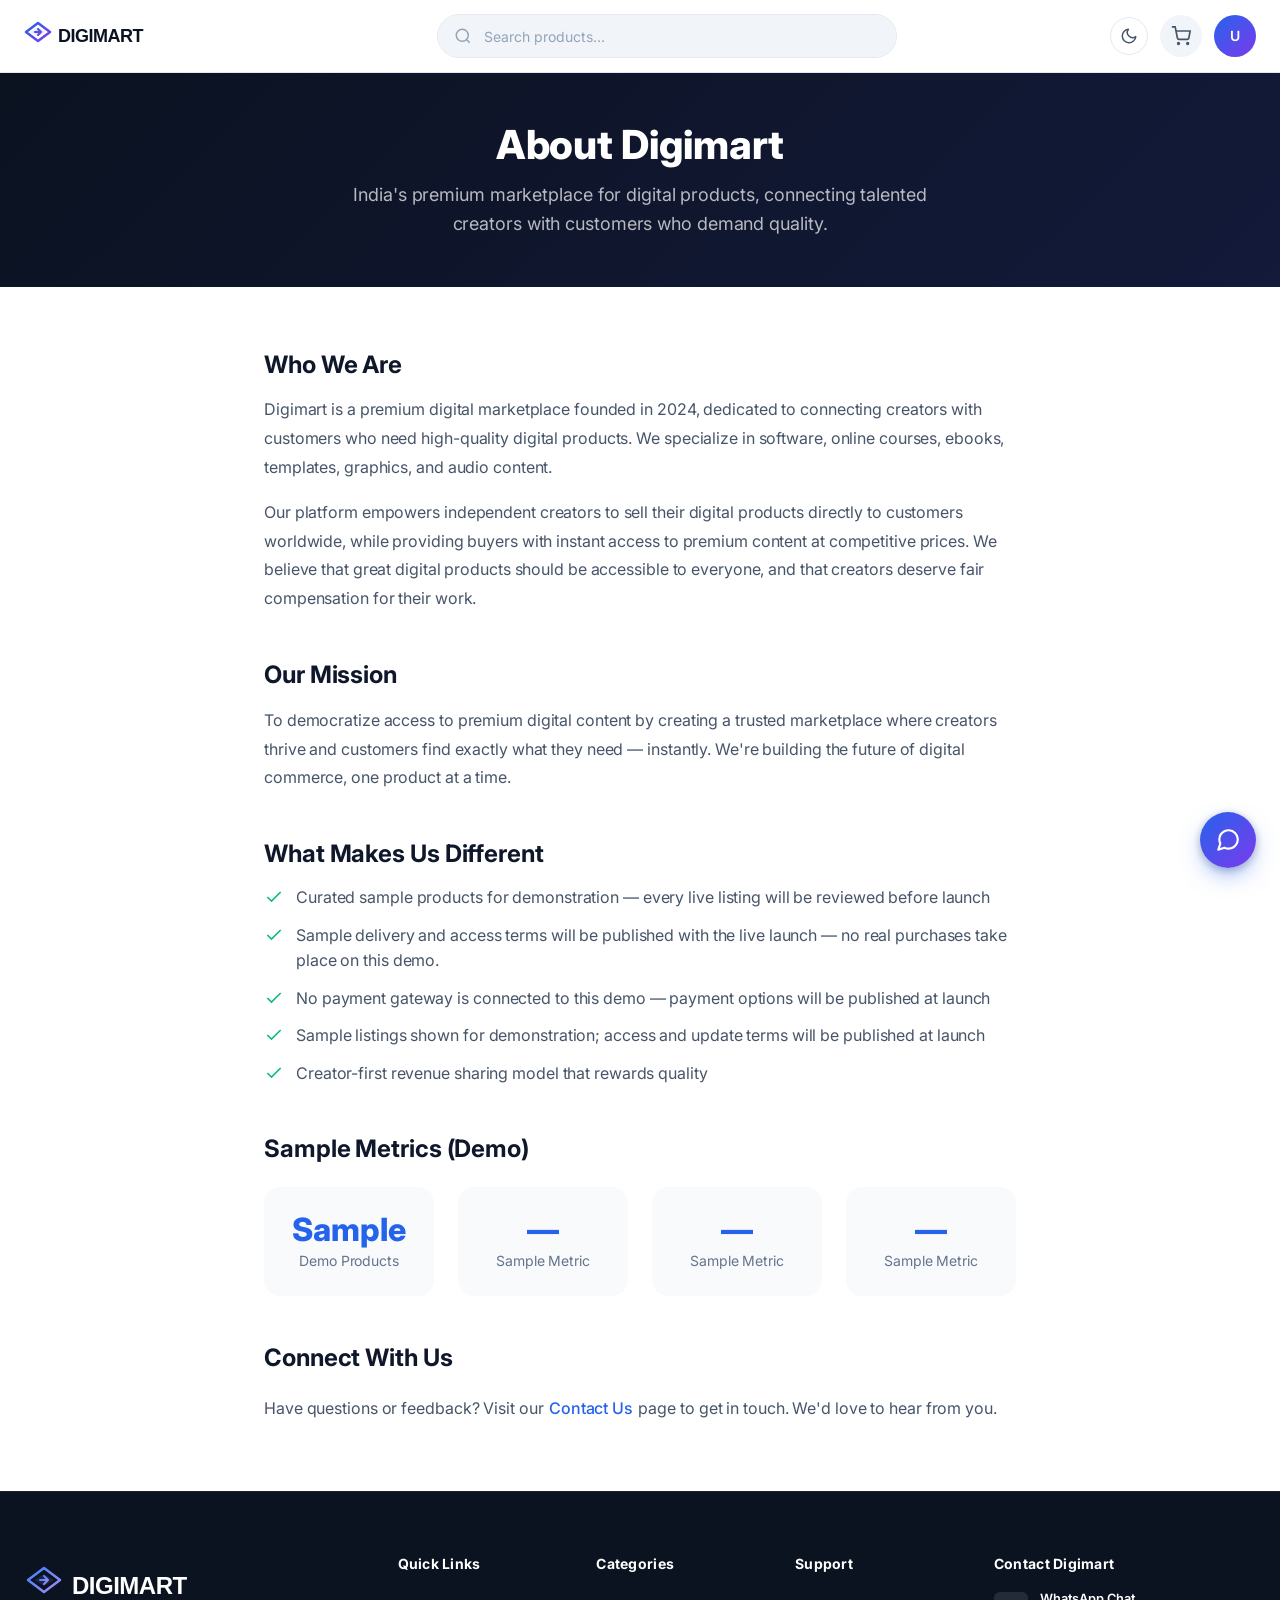
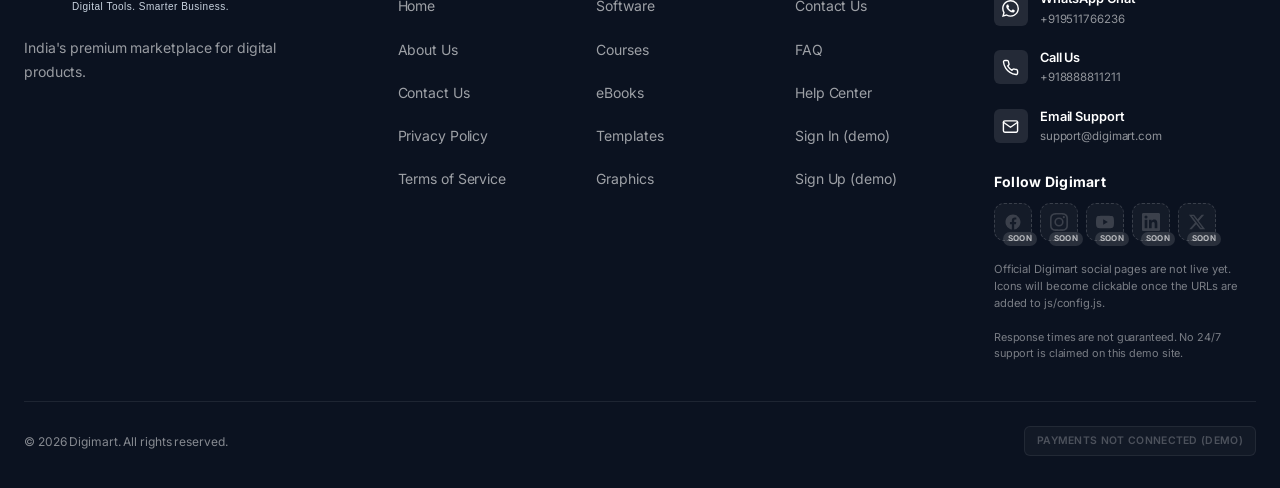
<file: about.html>
<!DOCTYPE html>
<html lang="en">
<head>
  <meta charset="UTF-8">
  <meta name="viewport" content="width=device-width, initial-scale=1.0">
  <title>About Us — Digimart</title>
  <meta name="description" content="Learn about Digimart - India's premium digital products marketplace connecting creators with customers.">
  <link rel="preconnect" href="https://fonts.googleapis.com">
  <link rel="preconnect" href="https://fonts.gstatic.com" crossorigin>
  <link href="https://fonts.googleapis.com/css2?family=Inter:wght@300;400;500;600;700;800&display=swap" rel="stylesheet">
  <link rel="icon" type="image/svg+xml" href="assets/favicon.svg?v=5">
  <link rel="stylesheet" href="css/style.css?v=13">
  <!-- Theme: apply saved/OS preference before first paint to avoid a flash of the wrong theme -->
  <script>
    (function () {
      try {
        var k = "digimart-theme";
        var s = null;
        try { s = window.localStorage.getItem(k); } catch (e) {}
        var t = (s === "dark" || s === "light")
          ? s
          : (window.matchMedia && window.matchMedia("(prefers-color-scheme: dark)").matches ? "dark" : "light");
        document.documentElement.setAttribute("data-theme", t);
      } catch (e) {
        document.documentElement.setAttribute("data-theme", "light");
      }
    })();
  </script>
  
</head>
<body>
  <!-- Header -->
  <header class="site-header">
    <div class="header-inner">
      <a href="index.html" class="logo" aria-label="Digimart home">
        <img src="assets/logo-compact.svg?v=5" alt="Digimart" height="36" class="logo--light">
        <img src="assets/logo-white.svg?v=5" alt="" aria-hidden="true" height="36" class="logo--dark">
      </a>
      <div class="header-search">
        <svg viewBox="0 0 24 24" fill="none" stroke="currentColor" stroke-width="2"><circle cx="11" cy="11" r="8"/><path d="M21 21l-4.35-4.35"/></svg>
        <input type="text" placeholder="Search products..." aria-label="Search products">
      </div>
      <div class="header-actions">
        <button class="theme-toggle" type="button" aria-label="Switch to dark mode" title="Switch to dark mode" aria-pressed="false"></button>
        <button class="cart-btn" aria-label="Open cart">
          <svg viewBox="0 0 24 24" fill="none" stroke="currentColor" stroke-width="2"><circle cx="9" cy="21" r="1"/><circle cx="20" cy="21" r="1"/><path d="M1 1h4l2.68 13.39a2 2 0 0 0 2 1.61h9.72a2 2 0 0 0 2-1.61L23 6H6"/></svg>
          <span class="cart-count" style="display: none;">0</span>
        </button>
<a href="signin.html" class="user-avatar" aria-label="Sign in to your Digimart account">U</a>
      </div>
    </div>
  </header>

  <!-- Page Hero -->
  <div class="page-hero">
    <div class="section-inner">
      <h1>About Digimart</h1>
      <p>India's premium marketplace for digital products, connecting talented creators with customers who demand quality.</p>
    </div>
  </div>

  <!-- Content -->
  <main style="flex: 1; padding: var(--space-16) 0;">
    <div class="section-inner" style="max-width: 800px; margin: 0 auto; padding: 0 var(--space-6);">

      <section style="margin-bottom: var(--space-12);">
        <h2 style="font-size: var(--font-size-2xl); font-weight: 700; margin-bottom: var(--space-4);">Who We Are</h2>
        <p style="color: var(--gray-600); margin-bottom: var(--space-4); line-height: 1.8;">Digimart is a premium digital marketplace founded in 2024, dedicated to connecting creators with customers who need high-quality digital products. We specialize in software, online courses, ebooks, templates, graphics, and audio content.</p>
        <p style="color: var(--gray-600); line-height: 1.8;">Our platform empowers independent creators to sell their digital products directly to customers worldwide, while providing buyers with instant access to premium content at competitive prices. We believe that great digital products should be accessible to everyone, and that creators deserve fair compensation for their work.</p>
      </section>

      <section style="margin-bottom: var(--space-12);">
        <h2 style="font-size: var(--font-size-2xl); font-weight: 700; margin-bottom: var(--space-4);">Our Mission</h2>
        <p style="color: var(--gray-600); line-height: 1.8;">To democratize access to premium digital content by creating a trusted marketplace where creators thrive and customers find exactly what they need — instantly. We're building the future of digital commerce, one product at a time.</p>
      </section>

      <section style="margin-bottom: var(--space-12);">
        <h2 style="font-size: var(--font-size-2xl); font-weight: 700; margin-bottom: var(--space-4);">What Makes Us Different</h2>
        <ul style="list-style: none; padding: 0;">
          <li style="display: flex; align-items: flex-start; gap: var(--space-3); margin-bottom: var(--space-3); color: var(--gray-600);">
            <svg style="width: 20px; height: 20px; color: var(--accent-emerald); flex-shrink: 0; margin-top: 2px;" viewBox="0 0 24 24" fill="none" stroke="currentColor" stroke-width="2"><path d="M20 6L9 17l-5-5"/></svg>
            Curated sample products for demonstration — every live listing will be reviewed before launch
          </li>
          <li style="display: flex; align-items: flex-start; gap: var(--space-3); margin-bottom: var(--space-3); color: var(--gray-600);">
            <svg style="width: 20px; height: 20px; color: var(--accent-emerald); flex-shrink: 0; margin-top: 2px;" viewBox="0 0 24 24" fill="none" stroke="currentColor" stroke-width="2"><path d="M20 6L9 17l-5-5"/></svg>
            Sample delivery and access terms will be published with the live launch — no real purchases take place on this demo.
          </li>
          <li style="display: flex; align-items: flex-start; gap: var(--space-3); margin-bottom: var(--space-3); color: var(--gray-600);">
            <svg style="width: 20px; height: 20px; color: var(--accent-emerald); flex-shrink: 0; margin-top: 2px;" viewBox="0 0 24 24" fill="none" stroke="currentColor" stroke-width="2"><path d="M20 6L9 17l-5-5"/></svg>
            No payment gateway is connected to this demo — payment options will be published at launch
          </li>
          <li style="display: flex; align-items: flex-start; gap: var(--space-3); margin-bottom: var(--space-3); color: var(--gray-600);">
            <svg style="width: 20px; height: 20px; color: var(--accent-emerald); flex-shrink: 0; margin-top: 2px;" viewBox="0 0 24 24" fill="none" stroke="currentColor" stroke-width="2"><path d="M20 6L9 17l-5-5"/></svg>
            Sample listings shown for demonstration; access and update terms will be published at launch
          </li>
          <li style="display: flex; align-items: flex-start; gap: var(--space-3); color: var(--gray-600);">
            <svg style="width: 20px; height: 20px; color: var(--accent-emerald); flex-shrink: 0; margin-top: 2px;" viewBox="0 0 24 24" fill="none" stroke="currentColor" stroke-width="2"><path d="M20 6L9 17l-5-5"/></svg>
            Creator-first revenue sharing model that rewards quality
          </li>
        </ul>
      </section>

      <section style="margin-bottom: var(--space-12);">
        <h2 style="font-size: var(--font-size-2xl); font-weight: 700; margin-bottom: var(--space-6);">Sample Metrics (Demo)</h2>
        <div style="display: grid; grid-template-columns: repeat(auto-fit, minmax(150px, 1fr)); gap: var(--space-6); text-align: center;">
          <div style="padding: var(--space-6); background: var(--gray-50); border-radius: var(--radius-lg);">
            <h3 style="font-size: var(--font-size-3xl); font-weight: 800; color: var(--indigo);">Sample</h3>
            <p style="font-size: var(--font-size-sm); color: var(--gray-500);">Demo Products</p>
          </div>
          <div style="padding: var(--space-6); background: var(--gray-50); border-radius: var(--radius-lg);">
            <h3 style="font-size: var(--font-size-3xl); font-weight: 800; color: var(--indigo);">—</h3>
            <p style="font-size: var(--font-size-sm); color: var(--gray-500);">Sample Metric</p>
          </div>
          <div style="padding: var(--space-6); background: var(--gray-50); border-radius: var(--radius-lg);">
            <h3 style="font-size: var(--font-size-3xl); font-weight: 800; color: var(--indigo);">—</h3>
            <p style="font-size: var(--font-size-sm); color: var(--gray-500);">Sample Metric</p>
          </div>
          <div style="padding: var(--space-6); background: var(--gray-50); border-radius: var(--radius-lg);">
            <h3 style="font-size: var(--font-size-3xl); font-weight: 800; color: var(--indigo);">—</h3>
            <p style="font-size: var(--font-size-sm); color: var(--gray-500);">Sample Metric</p>
          </div>
        </div>
      </section>

      <section>
        <h2 style="font-size: var(--font-size-2xl); font-weight: 700; margin-bottom: var(--space-4);">Connect With Us</h2>
        <p style="color: var(--gray-600); line-height: 1.8;">Have questions or feedback? Visit our <a href="contact.html" style="color: var(--indigo); font-weight: 500;">Contact Us</a> page to get in touch. We'd love to hear from you.</p>
      </section>

    </div>
  </main>

  <!-- Footer -->
  <footer class="site-footer">
    <div class="footer-container">
      <div class="footer-grid">
        <div class="footer-brand">
          <a href="index.html" class="logo" aria-label="Digimart home">
            <img src="assets/logo-white.svg?v=5" alt="Digimart" height="36">
          </a>
          <p>India's premium marketplace for digital products.</p>
        </div>
        <div class="footer-column">
          <h2>Quick Links</h2>
          <ul>
            <li><a href="index.html">Home</a></li>
            <li><a href="about.html">About Us</a></li>
            <li><a href="contact.html">Contact Us</a></li>
            <li><a href="privacy.html">Privacy Policy</a></li>
            <li><a href="terms.html">Terms of Service</a></li>
          </ul>
        </div>
        <div class="footer-column">
          <h2>Categories</h2>
          <ul>
            <li><a href="index.html#products">Software</a></li>
            <li><a href="index.html#products">Courses</a></li>
            <li><a href="index.html#products">eBooks</a></li>
            <li><a href="index.html#products">Templates</a></li>
            <li><a href="index.html#products">Graphics</a></li>
          </ul>
        </div>
        <div class="footer-column">
          <h2>Support</h2>
          <ul>
            <li><a href="contact.html">Contact Us</a></li>
            <li><a href="faq.html">FAQ</a></li>
            <li><a href="faq.html">Help Center</a></li>
            <li><a href="signin.html">Sign In (demo)</a></li>
            <li><a href="signup.html">Sign Up (demo)</a></li>
          </ul>
        </div>
        <div class="footer-column">
          <h2>Contact Info</h2>
          <p style="font-size: 0.7rem; color: var(--gray-500); margin-bottom: 0.5rem;">Demo Contact Details — Replace Before Launch</p>
          <ul class="footer-contact">
            <li><svg viewBox="0 0 24 24" fill="none" stroke="currentColor" stroke-width="2"><path d="M22 16.92v3a2 2 0 0 1-2.18 2 19.79 19.79 0 0 1-8.63-3.07 19.5 19.5 0 0 1-6-6 19.79 19.79 0 0 1-3.07-8.67A2 2 0 0 1 4.11 2h3a2 2 0 0 1 2 1.72 12.84 12.84 0 0 0 .7 2.81 2 2 0 0 1-.45 2.11L8.09 9.91a16 16 0 0 0 6 6l1.27-1.27a2 2 0 0 1 2.11-.45 12.84 12.84 0 0 0 2.81.7A2 2 0 0 1 22 16.92z"/></svg> +91-9511766236 (demo)</li>
            <li><svg viewBox="0 0 24 24" fill="none" stroke="currentColor" stroke-width="2"><path d="M4 4h16c1.1 0 2 .9 2 2v12c0 1.1-.9 2-2 2H4c-1.1 0-2-.9-2-2V6c0-1.1.9-2 2-2z"/><polyline points="22,6 12,13 2,6"/></svg> support@digimart.com (demo)</li>
            <li><svg viewBox="0 0 24 24" fill="none" stroke="currentColor" stroke-width="2"><circle cx="12" cy="12" r="10"/><polyline points="12 6 12 12 16 14"/></svg> Sample hours (demo)</li>
          </ul>
        </div>
      </div>
      <div class="footer-bottom">
        <p>&copy; 2026 Digimart. All rights reserved.</p>
        <div class="footer-payments">
          <span class="footer-payment-badge" style="opacity: 0.5;">Payments not connected (demo)</span>
        </div>
      </div>
    </div>
  </footer>

  <script src="js/products.js?v=5"></script>
  <script src="js/cart.js?v=5"></script>
  <script>
    // Smooth scroll for anchor links
    document.querySelectorAll('a[href^="#"]').forEach(anchor => {
      anchor.addEventListener('click', function(e) {
        const target = document.querySelector(this.getAttribute('href'));
        if (target) {
          e.preventDefault();
          target.scrollIntoView({ behavior: 'smooth' });
        }
      });
    });
  </script>

  <script src="js/config.js?v=1"></script>
  <script src="js/theme.js?v=1"></script>
  <script src="js/contact.js?v=2"></script>
</body>
</html>
</file>
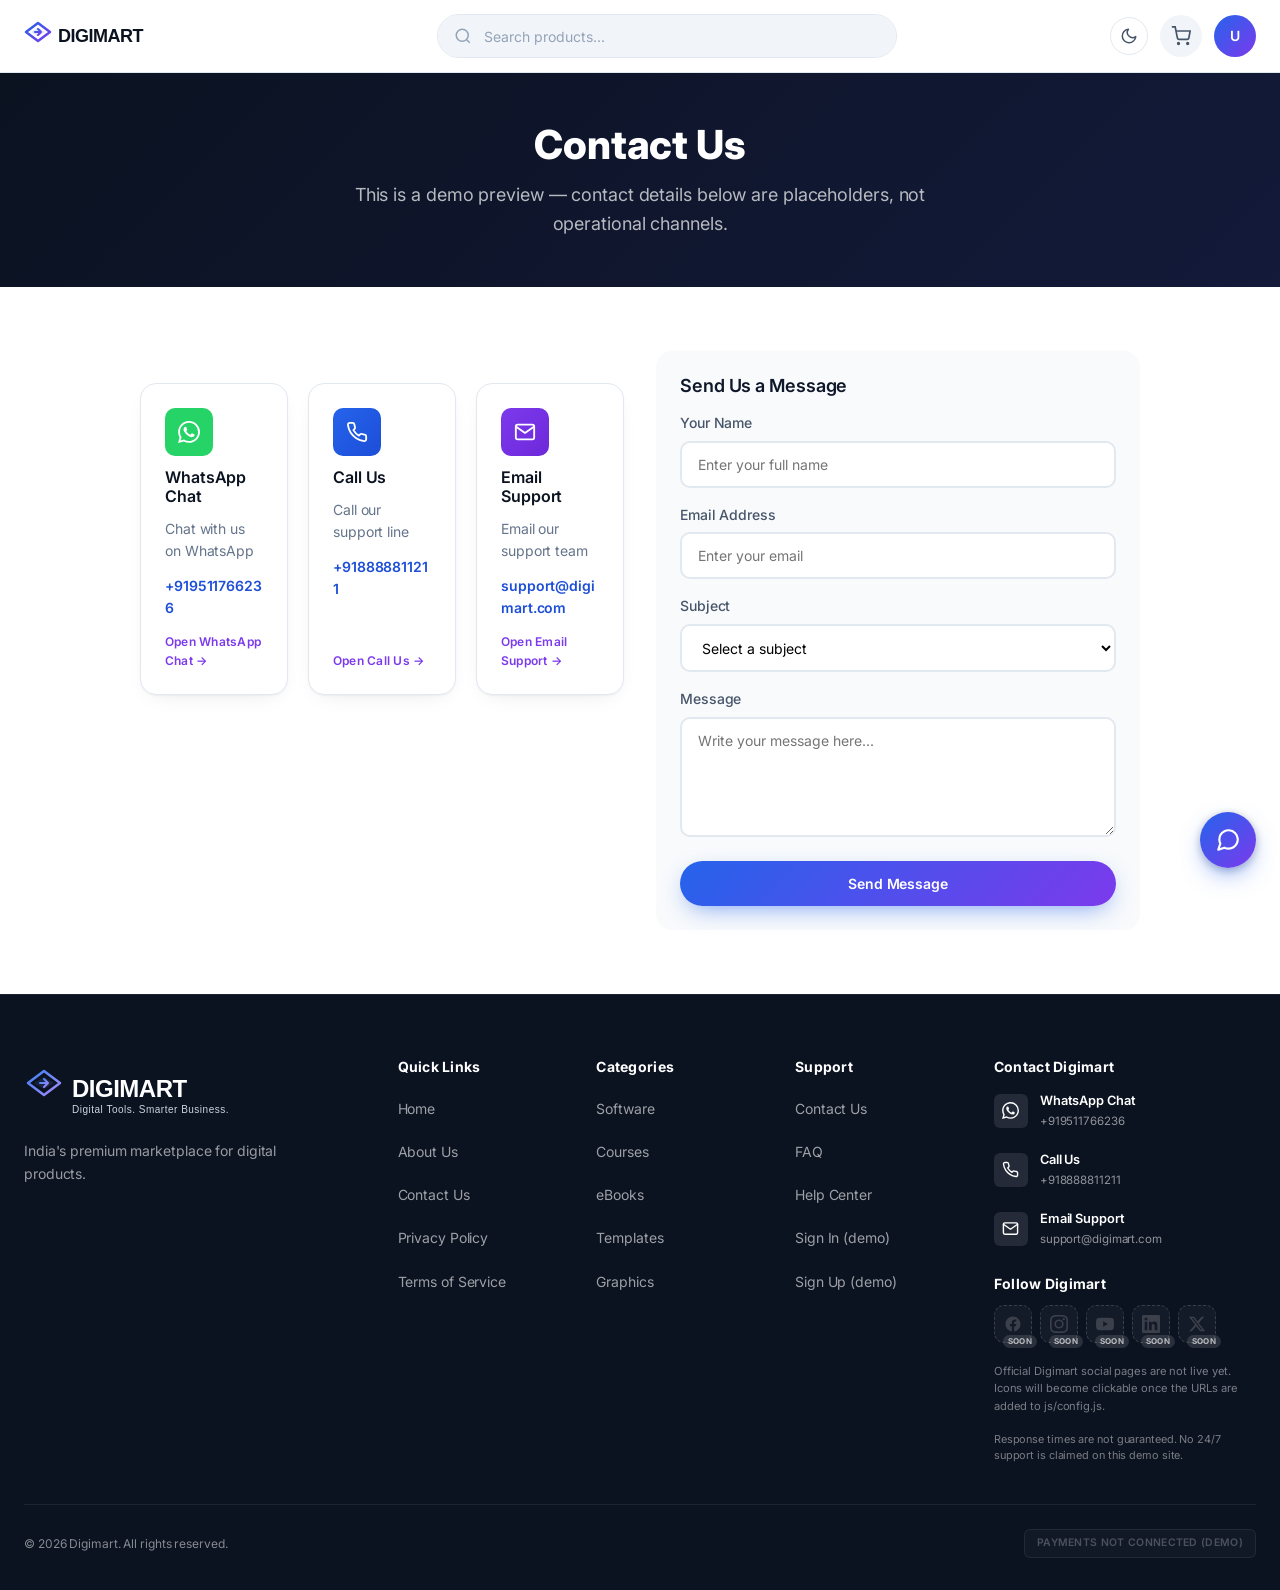
<file: contact.html>
<!DOCTYPE html>
<html lang="en">
<head>
  <meta charset="UTF-8">
  <meta name="viewport" content="width=device-width, initial-scale=1.0">
  <title>Contact Us — Digimart</title>
  <meta name="description" content="Get in touch with the Digimart team. We're here to help with your digital product needs.">
  <link rel="preconnect" href="https://fonts.googleapis.com">
  <link rel="preconnect" href="https://fonts.gstatic.com" crossorigin>
  <link href="https://fonts.googleapis.com/css2?family=Inter:wght@300;400;500;600;700;800&display=swap" rel="stylesheet">
  <link rel="icon" type="image/svg+xml" href="assets/favicon.svg?v=5">
  <link rel="stylesheet" href="css/style.css?v=13">
  <!-- Theme: apply saved/OS preference before first paint to avoid a flash of the wrong theme -->
  <script>
    (function () {
      try {
        var k = "digimart-theme";
        var s = null;
        try { s = window.localStorage.getItem(k); } catch (e) {}
        var t = (s === "dark" || s === "light")
          ? s
          : (window.matchMedia && window.matchMedia("(prefers-color-scheme: dark)").matches ? "dark" : "light");
        document.documentElement.setAttribute("data-theme", t);
      } catch (e) {
        document.documentElement.setAttribute("data-theme", "light");
      }
    })();
  </script>
  
</head>
<body>
  <!-- Header -->
  <header class="site-header">
    <div class="header-inner">
      <a href="index.html" class="logo" aria-label="Digimart home">
        <img src="assets/logo-compact.svg?v=5" alt="Digimart" height="36" class="logo--light">
        <img src="assets/logo-white.svg?v=5" alt="" aria-hidden="true" height="36" class="logo--dark">
      </a>
      <div class="header-search">
        <svg viewBox="0 0 24 24" fill="none" stroke="currentColor" stroke-width="2"><circle cx="11" cy="11" r="8"/><path d="M21 21l-4.35-4.35"/></svg>
        <input type="text" placeholder="Search products..." aria-label="Search products">
      </div>
      <div class="header-actions">
        <button class="theme-toggle" type="button" aria-label="Switch to dark mode" title="Switch to dark mode" aria-pressed="false"></button>
        <button class="cart-btn" aria-label="Open cart">
          <svg viewBox="0 0 24 24" fill="none" stroke="currentColor" stroke-width="2"><circle cx="9" cy="21" r="1"/><circle cx="20" cy="21" r="1"/><path d="M1 1h4l2.68 13.39a2 2 0 0 0 2 1.61h9.72a2 2 0 0 0 2-1.61L23 6H6"/></svg>
          <span class="cart-count" style="display: none;">0</span>
        </button>
<a href="signin.html" class="user-avatar" aria-label="Sign in to your Digimart account">U</a>
      </div>
    </div>
  </header>

  <!-- Page Hero -->
  <div class="page-hero">
    <div class="section-inner">
      <h1>Contact Us</h1>
      <p>This is a demo preview — contact details below are placeholders, not operational channels.</p>
    </div>
  </div>

  <!-- Contact Content -->
  <main style="flex: 1; padding: var(--space-16) 0;">
    <div class="section-inner">
      <div class="contact-layout">
        <!-- Contact Methods (rendered from js/config.js via js/contact.js) -->
        <div id="contactMethods"></div>

        <!-- Contact Form -->
        <div style="background: var(--gray-50); padding: var(--space-6); border-radius: var(--radius-lg);">
          <h3 style="font-size: var(--font-size-lg); font-weight: 600; margin-bottom: var(--space-4);">Send Us a Message</h3>
          <form id="contactForm">
            <div style="margin-bottom: var(--space-4);">
              <label for="name" style="display: block; margin-bottom: 0.4rem; font-weight: 500; font-size: var(--font-size-sm);">Your Name</label>
              <input type="text" id="name" placeholder="Enter your full name" required style="width: 100%; padding: 0.8rem 1rem; border: 2px solid var(--gray-200); border-radius: var(--radius-md); font-size: var(--font-size-sm); transition: border-color 0.3s;">
            </div>
            <div style="margin-bottom: var(--space-4);">
              <label for="email" style="display: block; margin-bottom: 0.4rem; font-weight: 500; font-size: var(--font-size-sm);">Email Address</label>
              <input type="email" id="email" placeholder="Enter your email" required style="width: 100%; padding: 0.8rem 1rem; border: 2px solid var(--gray-200); border-radius: var(--radius-md); font-size: var(--font-size-sm); transition: border-color 0.3s;">
            </div>
            <div style="margin-bottom: var(--space-4);">
              <label for="subject" style="display: block; margin-bottom: 0.4rem; font-weight: 500; font-size: var(--font-size-sm);">Subject</label>
              <select id="subject" required style="width: 100%; padding: 0.8rem 1rem; border: 2px solid var(--gray-200); border-radius: var(--radius-md); font-size: var(--font-size-sm); background: white;">
                <option value="">Select a subject</option>
                <option value="product">Product Question</option>
                <option value="license">License & Usage</option>
                <option value="refund">Refund Request</option>
                <option value="creator">Seller/Creator Support</option>
                <option value="bug">Bug Report</option>
                <option value="other">Other</option>
              </select>
            </div>
            <div style="margin-bottom: var(--space-4);">
              <label for="message" style="display: block; margin-bottom: 0.4rem; font-weight: 500; font-size: var(--font-size-sm);">Message</label>
              <textarea id="message" placeholder="Write your message here..." required style="width: 100%; padding: 0.8rem 1rem; border: 2px solid var(--gray-200); border-radius: var(--radius-md); font-size: var(--font-size-sm); min-height: 120px; resize: vertical; transition: border-color 0.3s;"></textarea>
            </div>
            <button type="submit" class="btn btn-primary" style="width: 100%;">Send Message</button>
          </form>
        </div>
      </div>
    </div>
  </main>

  <!-- Footer -->
  <footer class="site-footer">
    <div class="footer-container">
      <div class="footer-grid">
        <div class="footer-brand">
          <a href="index.html" class="logo" aria-label="Digimart home">
            <img src="assets/logo-white.svg?v=5" alt="Digimart" height="36">
          </a>
          <p>India's premium marketplace for digital products.</p>
        </div>
        <div class="footer-column">
          <h2>Quick Links</h2>
          <ul>
            <li><a href="index.html">Home</a></li>
            <li><a href="about.html">About Us</a></li>
            <li><a href="contact.html">Contact Us</a></li>
            <li><a href="privacy.html">Privacy Policy</a></li>
            <li><a href="terms.html">Terms of Service</a></li>
          </ul>
        </div>
        <div class="footer-column">
          <h2>Categories</h2>
          <ul>
            <li><a href="index.html#products">Software</a></li>
            <li><a href="index.html#products">Courses</a></li>
            <li><a href="index.html#products">eBooks</a></li>
            <li><a href="index.html#products">Templates</a></li>
            <li><a href="index.html#products">Graphics</a></li>
          </ul>
        </div>
        <div class="footer-column">
          <h2>Support</h2>
          <ul>
            <li><a href="contact.html">Contact Us</a></li>
            <li><a href="faq.html">FAQ</a></li>
            <li><a href="faq.html">Help Center</a></li>
            <li><a href="signin.html">Sign In (demo)</a></li>
            <li><a href="signup.html">Sign Up (demo)</a></li>
          </ul>
        </div>
        <div class="footer-column">
          <h2>Contact Info</h2>
          <p style="font-size: 0.7rem; color: var(--gray-500); margin-bottom: 0.5rem;">Demo Contact Details — Replace Before Launch</p>
          <ul class="footer-contact">
            <li><svg viewBox="0 0 24 24" fill="none" stroke="currentColor" stroke-width="2"><path d="M22 16.92v3a2 2 0 0 1-2.18 2 19.79 19.79 0 0 1-8.63-3.07 19.5 19.5 0 0 1-6-6 19.79 19.79 0 0 1-3.07-8.67A2 2 0 0 1 4.11 2h3a2 2 0 0 1 2 1.72 12.84 12.84 0 0 0 .7 2.81 2 2 0 0 1-.45 2.11L8.09 9.91a16 16 0 0 0 6 6l1.27-1.27a2 2 0 0 1 2.11-.45 12.84 12.84 0 0 0 2.81.7A2 2 0 0 1 22 16.92z"/></svg> +91-9511766236 (demo)</li>
            <li><svg viewBox="0 0 24 24" fill="none" stroke="currentColor" stroke-width="2"><path d="M4 4h16c1.1 0 2 .9 2 2v12c0 1.1-.9 2-2 2H4c-1.1 0-2-.9-2-2V6c0-1.1.9-2 2-2z"/><polyline points="22,6 12,13 2,6"/></svg> support@digimart.com (demo)</li>
            <li><svg viewBox="0 0 24 24" fill="none" stroke="currentColor" stroke-width="2"><circle cx="12" cy="12" r="10"/><polyline points="12 6 12 12 16 14"/></svg> Sample hours (demo)</li>
          </ul>
        </div>
      </div>
      <div class="footer-bottom">
        <p>&copy; 2026 Digimart. All rights reserved.</p>
        <div class="footer-payments">
          <span class="footer-payment-badge" style="opacity: 0.5;">Payments not connected (demo)</span>
        </div>
      </div>
    </div>
  </footer>

  <script>
    document.getElementById('contactForm').addEventListener('submit', function(e) {
      e.preventDefault();
      alert('Demo only — messages are not sent anywhere. No support team monitors this form.');
      this.reset();
    });
  </script>

  <script src="js/config.js?v=1"></script>
  <script src="js/theme.js?v=1"></script>
  <script src="js/contact.js?v=2"></script>
</body>
</html>
</file>
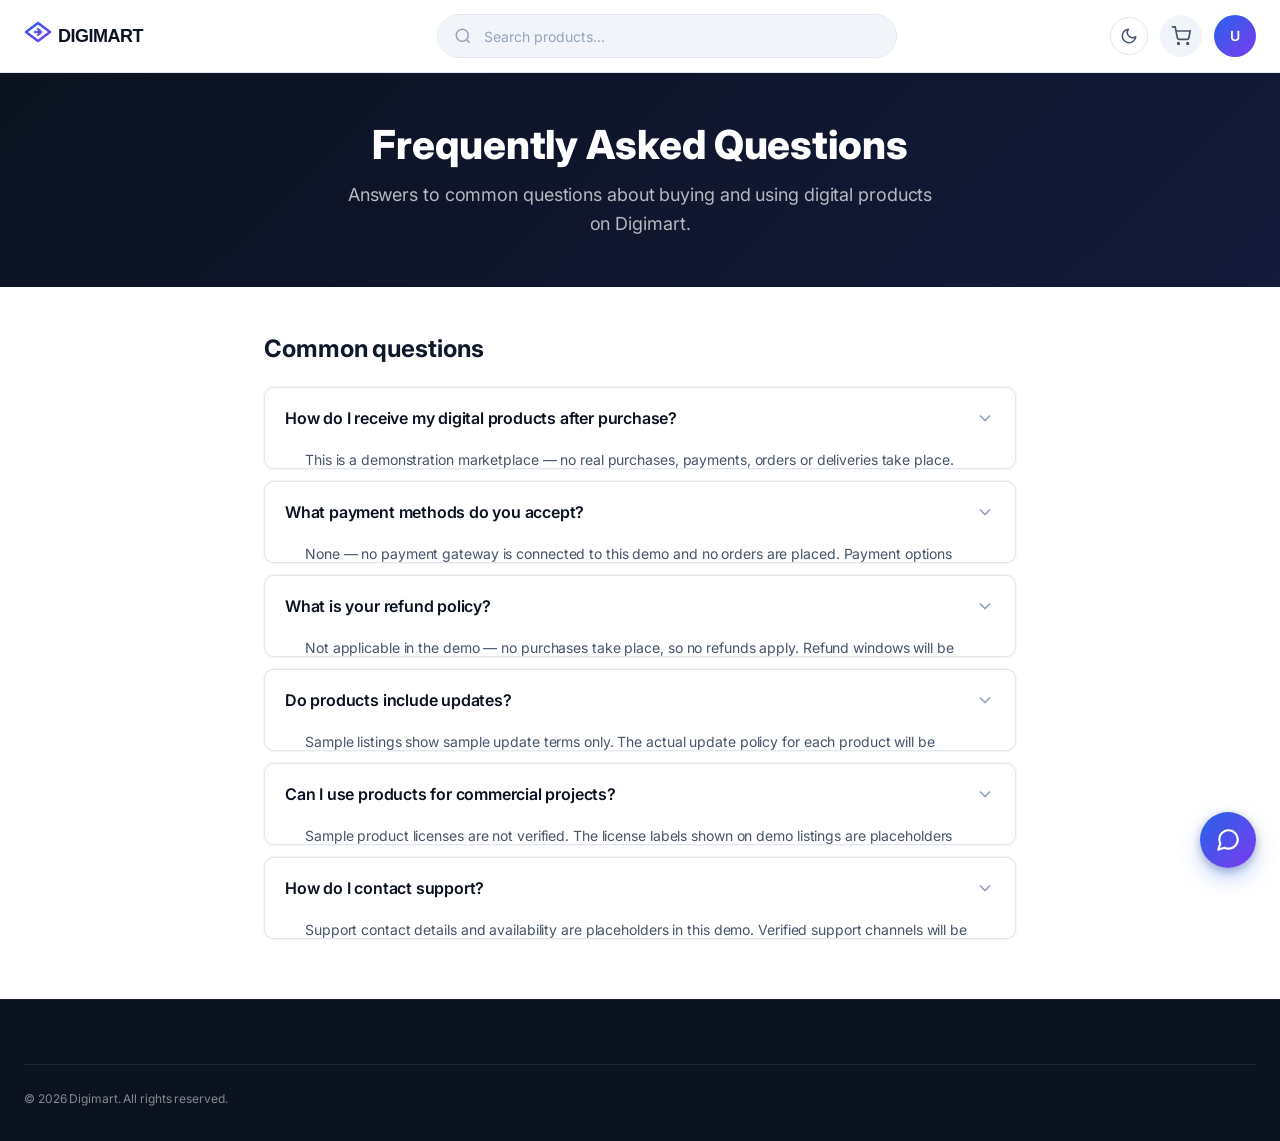
<file: faq.html>
<!DOCTYPE html>
<html lang="en">
<head>
  <meta charset="UTF-8">
  <meta name="viewport" content="width=device-width, initial-scale=1.0">
  <title>FAQ — Digimart</title>
  <meta name="description" content="Frequently asked questions about Digimart digital products marketplace.">
  <link rel="preconnect" href="https://fonts.googleapis.com">
  <link rel="preconnect" href="https://fonts.gstatic.com" crossorigin>
  <link href="https://fonts.googleapis.com/css2?family=Inter:wght@300;400;500;600;700;800&display=swap" rel="stylesheet">
  <link rel="icon" type="image/svg+xml" href="assets/favicon.svg?v=5">
  <link rel="stylesheet" href="css/style.css?v=13">
  <!-- Theme: apply saved/OS preference before first paint to avoid a flash of the wrong theme -->
  <script>
    (function () {
      try {
        var k = "digimart-theme";
        var s = null;
        try { s = window.localStorage.getItem(k); } catch (e) {}
        var t = (s === "dark" || s === "light")
          ? s
          : (window.matchMedia && window.matchMedia("(prefers-color-scheme: dark)").matches ? "dark" : "light");
        document.documentElement.setAttribute("data-theme", t);
      } catch (e) {
        document.documentElement.setAttribute("data-theme", "light");
      }
    })();
  </script>
  
</head>
<body>
  <header class="site-header">
    <div class="header-inner">
      <a href="index.html" class="logo" aria-label="Digimart home">
        <img src="assets/logo-compact.svg?v=5" alt="Digimart" height="36" class="logo--light">
        <img src="assets/logo-white.svg?v=5" alt="" aria-hidden="true" height="36" class="logo--dark">
      </a>
      <div class="header-search">
        <svg viewBox="0 0 24 24" fill="none" stroke="currentColor" stroke-width="2"><circle cx="11" cy="11" r="8"/><path d="M21 21l-4.35-4.35"/></svg>
        <input type="text" placeholder="Search products...">
      </div>
      <div class="header-actions">
        <button class="theme-toggle" type="button" aria-label="Switch to dark mode" title="Switch to dark mode" aria-pressed="false"></button>
        <button class="cart-btn"><svg viewBox="0 0 24 24" fill="none" stroke="currentColor" stroke-width="2"><circle cx="9" cy="21" r="1"/><circle cx="20" cy="21" r="1"/><path d="M1 1h4l2.68 13.39a2 2 0 0 0 2 1.61h9.72a2 2 0 0 0 2-1.61L23 6H6"/></svg><span class="cart-count" style="display: none;">0</span></button>
<a href="signin.html" class="user-avatar" aria-label="Sign in to your Digimart account">U</a>
      </div>
    </div>
  </header>

  <div class="page-hero">
    <div class="section-inner">
      <h1>Frequently Asked Questions</h1>
      <p>Answers to common questions about buying and using digital products on Digimart.</p>
    </div>
  </div>

  <main style="flex: 1; padding: var(--space-12) 0;">
    <div class="section-inner" style="max-width: 800px;">
      <h2 style="font-size: var(--font-size-2xl); font-weight: 700; margin-bottom: var(--space-6);">Common questions</h2>
      <div class="faq-grid">
        <div class="faq-item">
          <button class="faq-question">How do I receive my digital products after purchase?<svg viewBox="0 0 24 24" fill="none" stroke="currentColor" stroke-width="2"><polyline points="6 9 12 15 18 9"/></svg></button>
          <div class="faq-answer"><p>This is a demonstration marketplace — no real purchases, payments, orders or deliveries take place. Download links, order confirmations and account dashboards will be added when real products and a backend go live.</p></div>
        </div>
        <div class="faq-item">
          <button class="faq-question">What payment methods do you accept?<svg viewBox="0 0 24 24" fill="none" stroke="currentColor" stroke-width="2"><polyline points="6 9 12 15 18 9"/></svg></button>
          <div class="faq-answer"><p>None — no payment gateway is connected to this demo and no orders are placed. Payment options will be published when Digimart launches for real purchases.</p></div>
        </div>
        <div class="faq-item">
          <button class="faq-question">What is your refund policy?<svg viewBox="0 0 24 24" fill="none" stroke="currentColor" stroke-width="2"><polyline points="6 9 12 15 18 9"/></svg></button>
          <div class="faq-answer"><p>Not applicable in the demo — no purchases take place, so no refunds apply. Refund windows will be defined per category and published with the live launch. See our <a href="refund.html">Refund Policy</a> page for the demo policy.</p></div>
        </div>
        <div class="faq-item">
          <button class="faq-question">Do products include updates?<svg viewBox="0 0 24 24" fill="none" stroke="currentColor" stroke-width="2"><polyline points="6 9 12 15 18 9"/></svg></button>
          <div class="faq-answer"><p>Sample listings show sample update terms only. The actual update policy for each product will be shown on its live product page.</p></div>
        </div>
        <div class="faq-item">
          <button class="faq-question">Can I use products for commercial projects?<svg viewBox="0 0 24 24" fill="none" stroke="currentColor" stroke-width="2"><polyline points="6 9 12 15 18 9"/></svg></button>
          <div class="faq-answer"><p>Sample product licenses are not verified. The license labels shown on demo listings are placeholders only and grant no rights. Actual license terms will be published with real products.</p></div>
        </div>
        <div class="faq-item">
          <button class="faq-question">How do I contact support?<svg viewBox="0 0 24 24" fill="none" stroke="currentColor" stroke-width="2"><polyline points="6 9 12 15 18 9"/></svg></button>
          <div class="faq-answer"><p>Support contact details and availability are placeholders in this demo. Verified support channels will be announced at launch.</p></div>
        </div>
      </div>
    </div>
  </main>

  <footer class="site-footer">
    <div class="footer-container">
      <div class="footer-bottom">
        <p>&copy; 2026 Digimart. All rights reserved.</p>
      </div>
    </div>
  </footer>

  <script>
    document.querySelectorAll('.faq-question').forEach(q => {
      const item = q.parentElement;
      const answer = q.nextElementSibling;
      if (!answer || !answer.classList.contains('faq-answer')) return;

      // Disclosure ARIA: make the accordion legible to assistive tech.
      if (!answer.id) answer.id = 'faq-answer-' + Math.random().toString(36).slice(2, 9);
      q.setAttribute('aria-expanded', 'false');
      q.setAttribute('aria-controls', answer.id);

      q.addEventListener('click', () => {
        const isOpen = item.classList.contains('open');
        document.querySelectorAll('.faq-item').forEach(i => {
          i.classList.remove('open');
          const btn = i.querySelector('.faq-question');
          if (btn) btn.setAttribute('aria-expanded', 'false');
        });
        if (!isOpen) {
          item.classList.add('open');
          q.setAttribute('aria-expanded', 'true');
        }
      });
    });
  </script>

  <script src="js/config.js?v=1"></script>
  <script src="js/theme.js?v=1"></script>
  <script src="js/contact.js?v=2"></script>
</body>
</html>
</file>
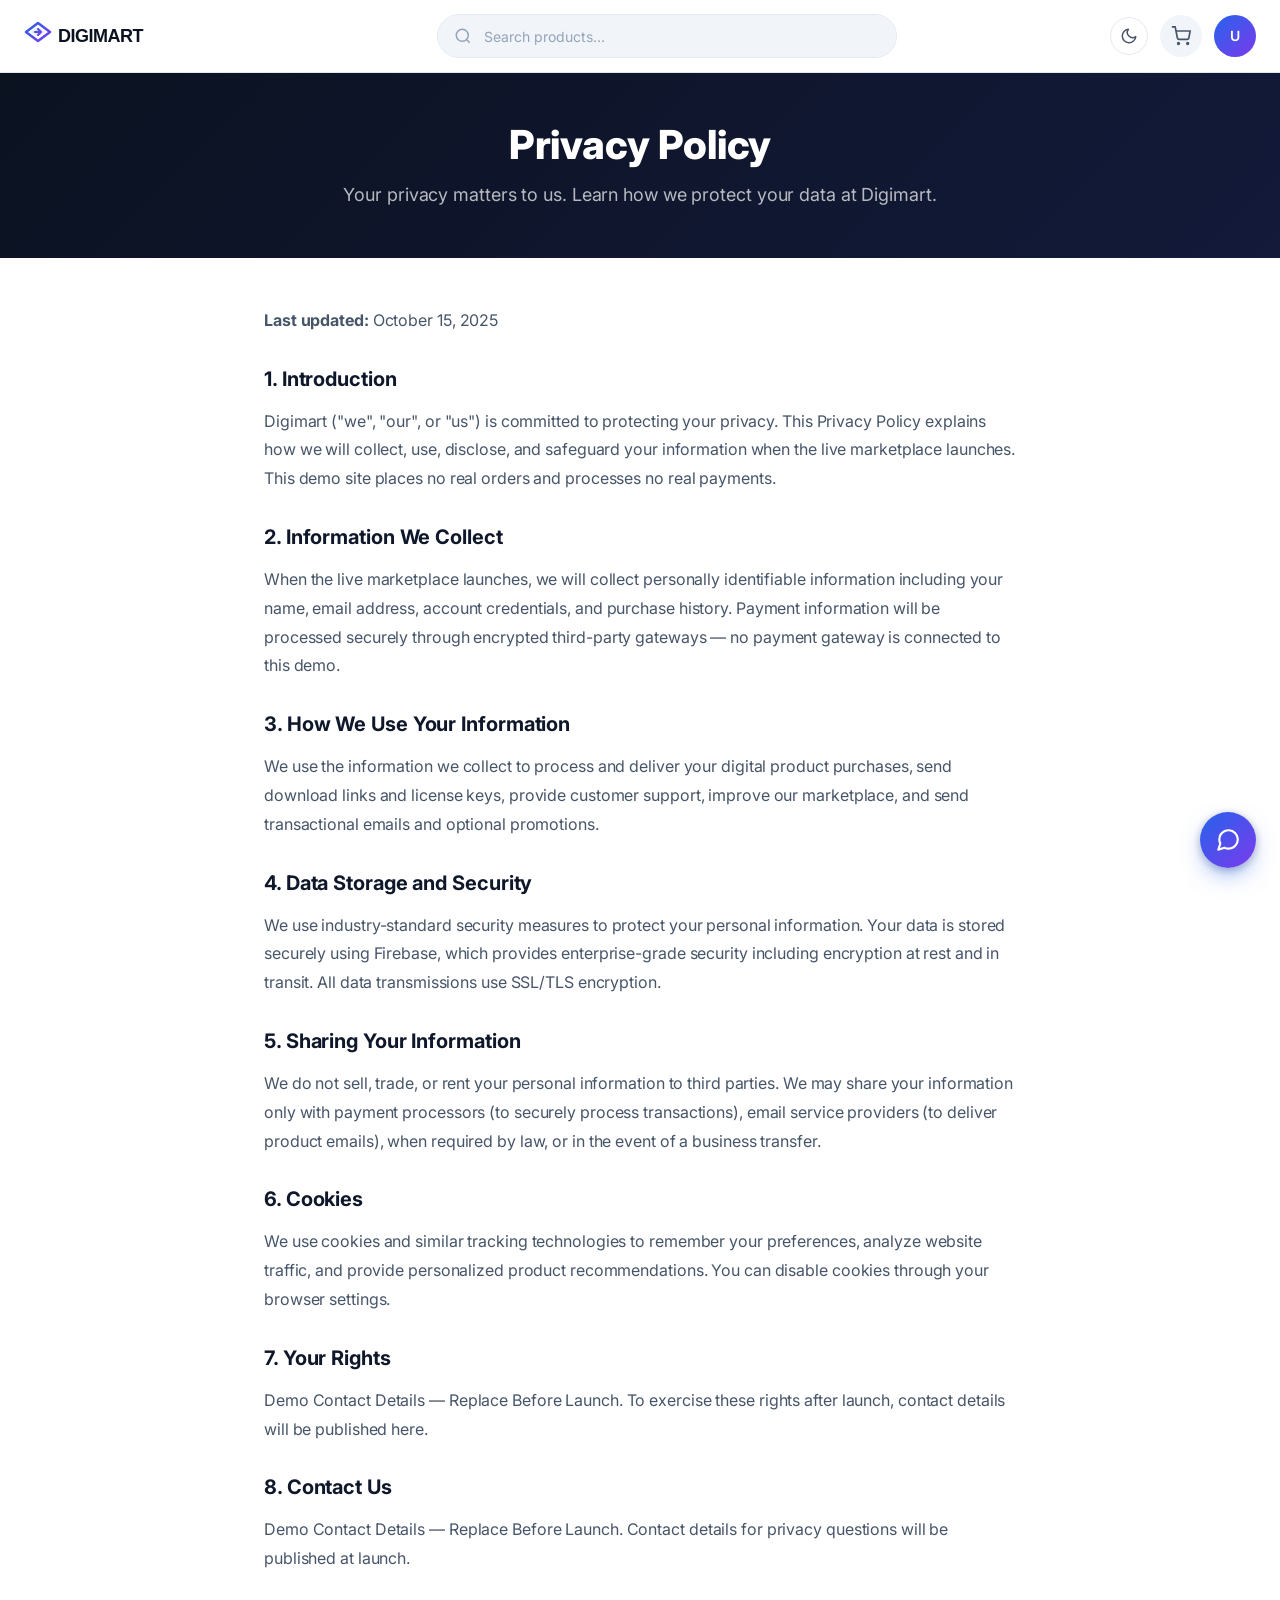
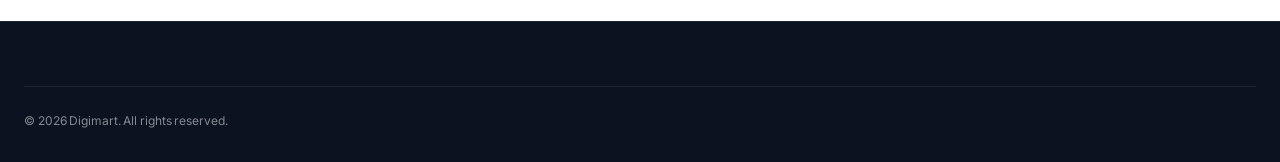
<file: privacy.html>
<!DOCTYPE html>
<html lang="en">
<head>
  <meta charset="UTF-8">
  <meta name="viewport" content="width=device-width, initial-scale=1.0">
  <title>Privacy Policy — Digimart</title>
  <meta name="description" content="Privacy Policy for Digimart digital products marketplace.">
  <link rel="preconnect" href="https://fonts.googleapis.com">
  <link rel="preconnect" href="https://fonts.gstatic.com" crossorigin>
  <link href="https://fonts.googleapis.com/css2?family=Inter:wght@300;400;500;600;700;800&display=swap" rel="stylesheet">
  <link rel="icon" type="image/svg+xml" href="assets/favicon.svg?v=5">
  <link rel="stylesheet" href="css/style.css?v=13">
  <!-- Theme: apply saved/OS preference before first paint to avoid a flash of the wrong theme -->
  <script>
    (function () {
      try {
        var k = "digimart-theme";
        var s = null;
        try { s = window.localStorage.getItem(k); } catch (e) {}
        var t = (s === "dark" || s === "light")
          ? s
          : (window.matchMedia && window.matchMedia("(prefers-color-scheme: dark)").matches ? "dark" : "light");
        document.documentElement.setAttribute("data-theme", t);
      } catch (e) {
        document.documentElement.setAttribute("data-theme", "light");
      }
    })();
  </script>
  
</head>
<body>
  <header class="site-header">
    <div class="header-inner">
      <a href="index.html" class="logo" aria-label="Digimart home">
        <img src="assets/logo-compact.svg?v=5" alt="Digimart" height="36" class="logo--light">
        <img src="assets/logo-white.svg?v=5" alt="" aria-hidden="true" height="36" class="logo--dark">
      </a>
      <div class="header-search">
        <svg viewBox="0 0 24 24" fill="none" stroke="currentColor" stroke-width="2"><circle cx="11" cy="11" r="8"/><path d="M21 21l-4.35-4.35"/></svg>
        <input type="text" placeholder="Search products...">
      </div>
      <div class="header-actions">
        <button class="theme-toggle" type="button" aria-label="Switch to dark mode" title="Switch to dark mode" aria-pressed="false"></button>
        <button class="cart-btn"><svg viewBox="0 0 24 24" fill="none" stroke="currentColor" stroke-width="2"><circle cx="9" cy="21" r="1"/><circle cx="20" cy="21" r="1"/><path d="M1 1h4l2.68 13.39a2 2 0 0 0 2 1.61h9.72a2 2 0 0 0 2-1.61L23 6H6"/></svg><span class="cart-count" style="display: none;">0</span></button>
<a href="signin.html" class="user-avatar" aria-label="Sign in to your Digimart account">U</a>
      </div>
    </div>
  </header>

  <div class="page-hero">
    <div class="section-inner">
      <h1>Privacy Policy</h1>
      <p>Your privacy matters to us. Learn how we protect your data at Digimart.</p>
    </div>
  </div>

  <main style="flex: 1; padding: var(--space-12) 0;">
    <div class="section-inner" style="max-width: 800px;">
      <div style="color: var(--gray-600); line-height: 1.8;">
        <p style="margin-bottom: var(--space-6);"><strong>Last updated:</strong> October 15, 2025</p>

        <h2 style="font-size: var(--font-size-xl); font-weight: 700; margin: var(--space-8) 0 var(--space-4);">1. Introduction</h2>
        <p>Digimart ("we", "our", or "us") is committed to protecting your privacy. This Privacy Policy explains how we will collect, use, disclose, and safeguard your information when the live marketplace launches. This demo site places no real orders and processes no real payments.</p>

        <h2 style="font-size: var(--font-size-xl); font-weight: 700; margin: var(--space-8) 0 var(--space-4);">2. Information We Collect</h2>
        <p>When the live marketplace launches, we will collect personally identifiable information including your name, email address, account credentials, and purchase history. Payment information will be processed securely through encrypted third-party gateways — no payment gateway is connected to this demo.</p>

        <h2 style="font-size: var(--font-size-xl); font-weight: 700; margin: var(--space-8) 0 var(--space-4);">3. How We Use Your Information</h2>
        <p>We use the information we collect to process and deliver your digital product purchases, send download links and license keys, provide customer support, improve our marketplace, and send transactional emails and optional promotions.</p>

        <h2 style="font-size: var(--font-size-xl); font-weight: 700; margin: var(--space-8) 0 var(--space-4);">4. Data Storage and Security</h2>
        <p>We use industry-standard security measures to protect your personal information. Your data is stored securely using Firebase, which provides enterprise-grade security including encryption at rest and in transit. All data transmissions use SSL/TLS encryption.</p>

        <h2 style="font-size: var(--font-size-xl); font-weight: 700; margin: var(--space-8) 0 var(--space-4);">5. Sharing Your Information</h2>
        <p>We do not sell, trade, or rent your personal information to third parties. We may share your information only with payment processors (to securely process transactions), email service providers (to deliver product emails), when required by law, or in the event of a business transfer.</p>

        <h2 style="font-size: var(--font-size-xl); font-weight: 700; margin: var(--space-8) 0 var(--space-4);">6. Cookies</h2>
        <p>We use cookies and similar tracking technologies to remember your preferences, analyze website traffic, and provide personalized product recommendations. You can disable cookies through your browser settings.</p>

        <h2 style="font-size: var(--font-size-xl); font-weight: 700; margin: var(--space-8) 0 var(--space-4);">7. Your Rights</h2>
        <p>Demo Contact Details — Replace Before Launch. To exercise these rights after launch, contact details will be published here.</p>

        <h2 style="font-size: var(--font-size-xl); font-weight: 700; margin: var(--space-8) 0 var(--space-4);">8. Contact Us</h2>
        <p>Demo Contact Details — Replace Before Launch. Contact details for privacy questions will be published at launch.</p>
      </div>
    </div>
  </main>

  <footer class="site-footer">
    <div class="footer-container">
      <div class="footer-bottom">
        <p>&copy; 2026 Digimart. All rights reserved.</p>
      </div>
    </div>
  </footer>

  <script src="js/config.js?v=1"></script>
  <script src="js/theme.js?v=1"></script>
  <script src="js/contact.js?v=2"></script>
</body>
</html>
</file>
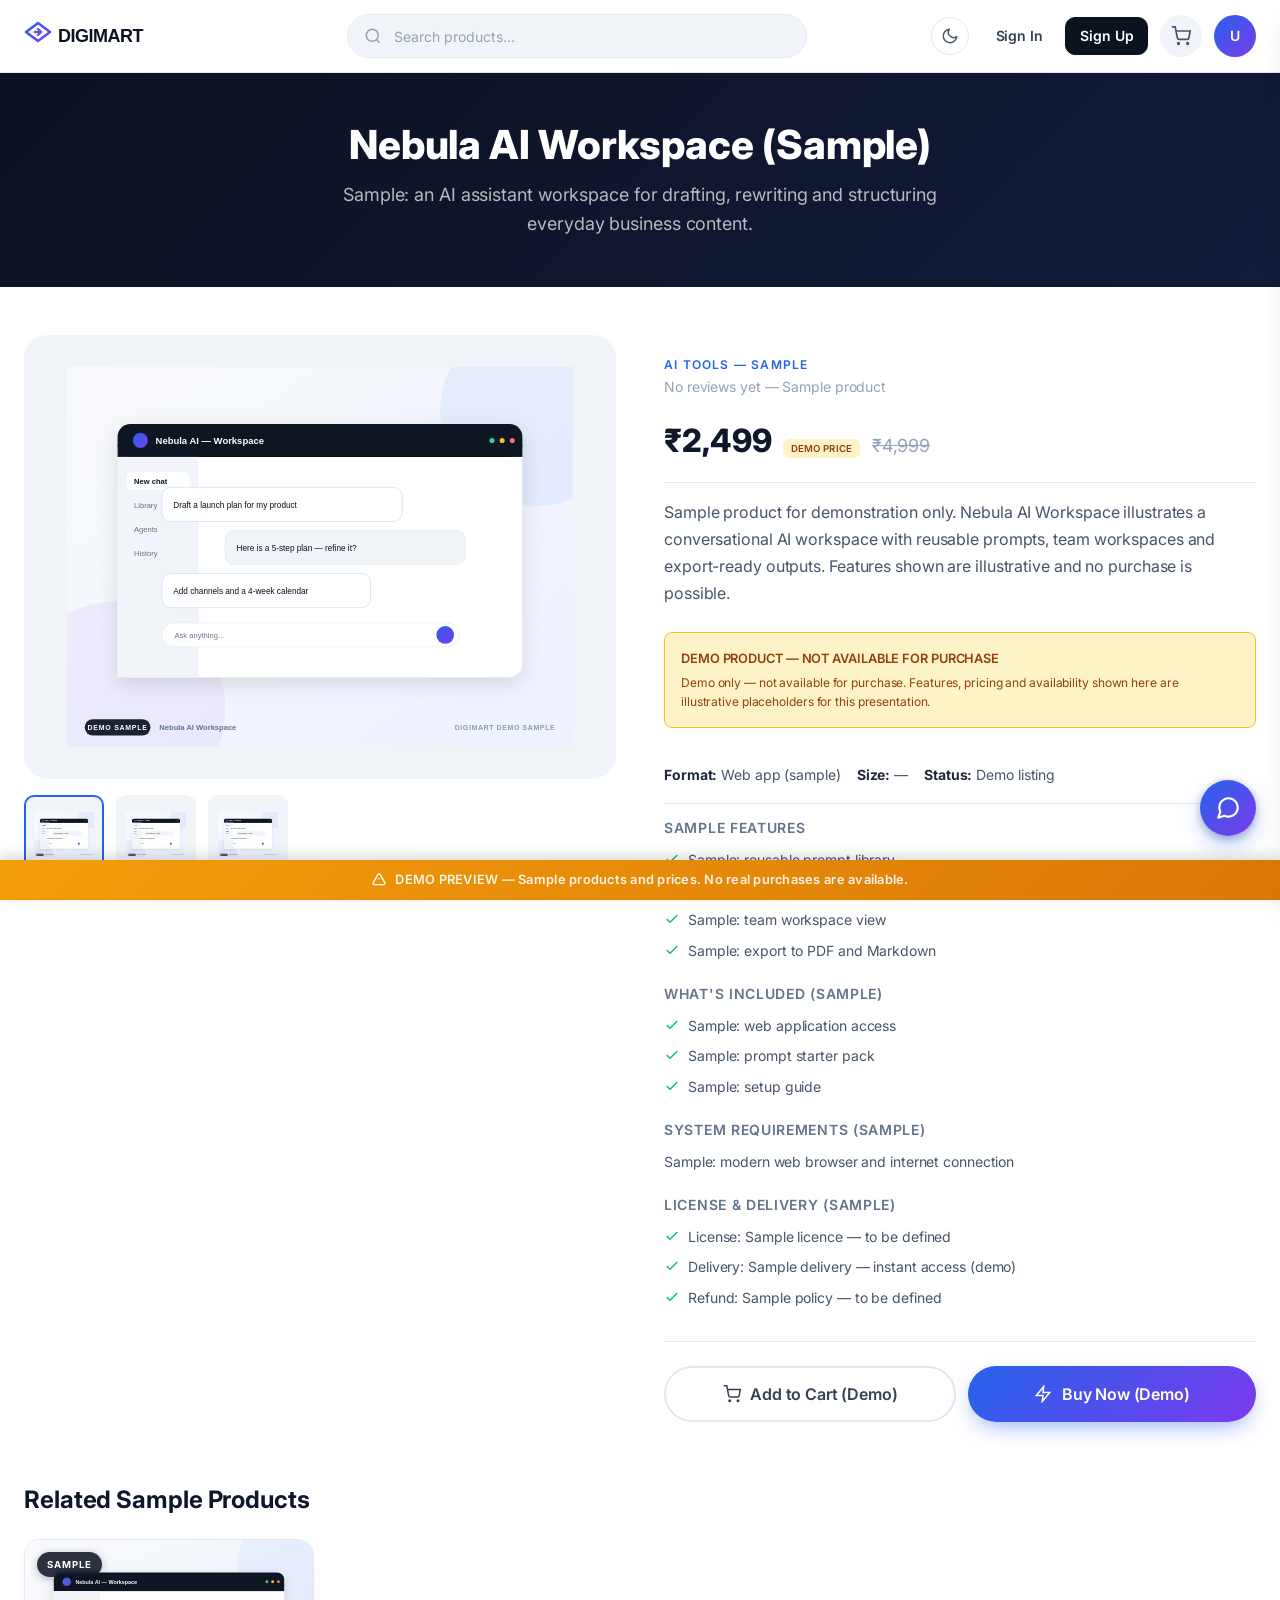
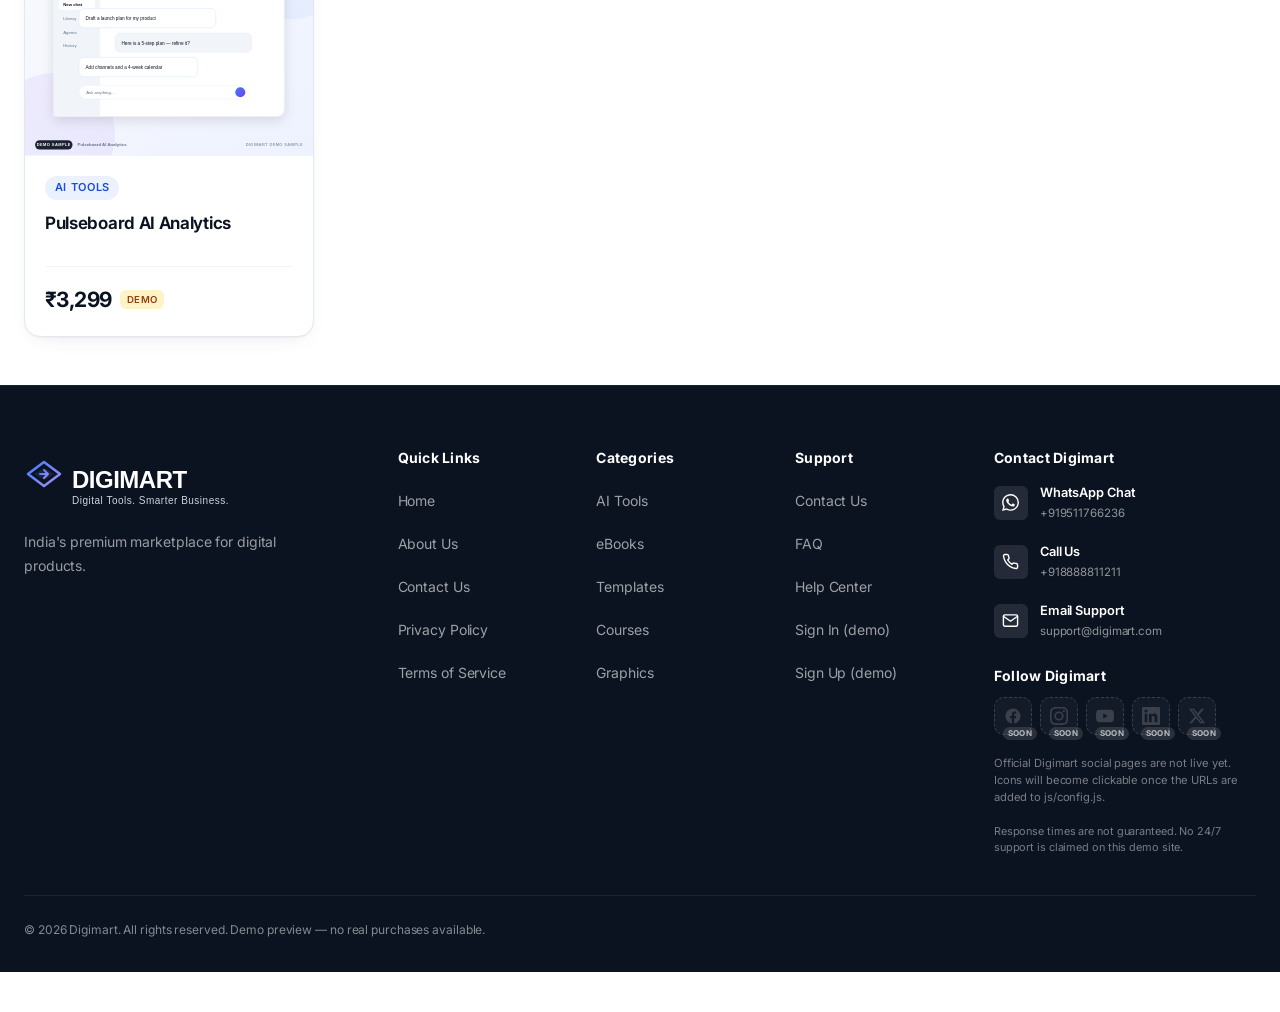
<file: product.html>
<!DOCTYPE html>
<html lang="en">
<head>
  <meta charset="UTF-8">
  <meta name="viewport" content="width=device-width, initial-scale=1.0">
  <title>Product Details — Digimart (Demo)</title>
  <meta name="description" content="View sample product details on Digimart demo. No real purchases are available.">
  <link rel="preconnect" href="https://fonts.googleapis.com">
  <link rel="preconnect" href="https://fonts.gstatic.com" crossorigin>
  <link href="https://fonts.googleapis.com/css2?family=Inter:wght@300;400;500;600;700;800&display=swap" rel="stylesheet">
  <link rel="icon" type="image/svg+xml" href="assets/favicon.svg?v=5">
  <link rel="stylesheet" href="css/style.css?v=13">
  <!-- Theme: apply saved/OS preference before first paint to avoid a flash of the wrong theme -->
  <script>
    (function () {
      try {
        var k = "digimart-theme";
        var s = null;
        try { s = window.localStorage.getItem(k); } catch (e) {}
        var t = (s === "dark" || s === "light")
          ? s
          : (window.matchMedia && window.matchMedia("(prefers-color-scheme: dark)").matches ? "dark" : "light");
        document.documentElement.setAttribute("data-theme", t);
      } catch (e) {
        document.documentElement.setAttribute("data-theme", "light");
      }
    })();
  </script>
  
</head>
<body>
  <!-- Header -->
  <header class="site-header">
    <div class="header-inner">
      <a href="index.html" class="logo" aria-label="Digimart home">
        <img src="assets/logo-compact.svg?v=5" alt="Digimart" height="36" class="logo--light">
        <img src="assets/logo-white.svg?v=5" alt="" aria-hidden="true" height="36" class="logo--dark">
      </a>
      <div class="header-search">
        <svg viewBox="0 0 24 24" fill="none" stroke="currentColor" stroke-width="2"><circle cx="11" cy="11" r="8"/><path d="M21 21l-4.35-4.35"/></svg>
        <input type="text" placeholder="Search products..." aria-label="Search products">
      </div>
      <div class="header-actions">
        <button class="theme-toggle" type="button" aria-label="Switch to dark mode" title="Switch to dark mode" aria-pressed="false"></button>
        <nav class="header-auth" aria-label="Account">
          <a href="signin.html" class="header-auth-link">Sign In</a>
          <a href="signup.html" class="header-auth-link header-auth-link--primary">Sign Up</a>
        </nav>
        <button class="cart-btn" id="cartBtn" aria-label="Open cart">
          <svg viewBox="0 0 24 24" fill="none" stroke="currentColor" stroke-width="2"><circle cx="9" cy="21" r="1"/><circle cx="20" cy="21" r="1"/><path d="M1 1h4l2.68 13.39a2 2 0 0 0 2 1.61h9.72a2 2 0 0 0 2-1.61L23 6H6"/></svg>
          <span class="cart-count" style="display: none;">0</span>
        </button>
        <a href="signin.html" class="user-avatar" aria-label="Sign in to your Digimart account">U</a>
      </div>
    </div>
  </header>

  <!-- Page Hero -->
  <div class="page-hero" id="pageHero">
    <div class="section-inner">
      <h1 id="productName">Loading...</h1>
      <p id="productShortDesc"></p>
    </div>
  </div>

  <!-- Product Detail -->
  <main style="flex: 1; padding: var(--space-12) 0;">
    <div class="section-inner">
      <div class="product-detail" id="productDetail">
        <div style="text-align: center; padding: var(--space-16);">
          <div class="loading" style="margin: 0 auto;"></div>
          <p style="margin-top: var(--space-4); color: var(--gray-500);">Loading product details...</p>
        </div>
      </div>

      <!-- Related Products -->
      <section style="margin-top: var(--space-16);">
        <h2 style="font-size: var(--font-size-2xl); font-weight: 700; margin-bottom: var(--space-6);">Related Sample Products</h2>
        <div class="products-grid" id="relatedProducts" style="grid-template-columns: repeat(auto-fill, minmax(280px, 1fr));"></div>
      </section>
    </div>
  </main>

  <!-- Footer -->
  <footer class="site-footer">
    <div class="footer-container">
      <div class="footer-grid">
        <div class="footer-brand">
          <a href="index.html" class="logo" aria-label="Digimart home">
            <img src="assets/logo-white.svg?v=5" alt="Digimart" height="36">
          </a>
          <p>India's premium marketplace for digital products.</p>
        </div>
        <div class="footer-column">
          <h2>Quick Links</h2>
          <ul>
            <li><a href="index.html">Home</a></li>
            <li><a href="about.html">About Us</a></li>
            <li><a href="contact.html">Contact Us</a></li>
            <li><a href="privacy.html">Privacy Policy</a></li>
            <li><a href="terms.html">Terms of Service</a></li>
          </ul>
        </div>
        <div class="footer-column">
          <h2>Categories</h2>
          <ul>
            <li><a href="index.html#products">AI Tools</a></li>
            <li><a href="index.html#products">eBooks</a></li>
            <li><a href="index.html#products">Templates</a></li>
            <li><a href="index.html#products">Courses</a></li>
            <li><a href="index.html#products">Graphics</a></li>
          </ul>
        </div>
        <div class="footer-column">
          <h2>Support</h2>
          <ul>
            <li><a href="contact.html">Contact Us</a></li>
            <li><a href="faq.html">FAQ</a></li>
            <li><a href="faq.html">Help Center</a></li>
            <li><a href="signin.html">Sign In (demo)</a></li>
            <li><a href="signup.html">Sign Up (demo)</a></li>
          </ul>
        </div>
        <div class="footer-column">
          <h2>Contact Info</h2>
          <p style="font-size: 0.7rem; color: var(--gray-500); margin-bottom: 0.5rem;">Demo Contact Details — Replace Before Launch</p>
          <ul class="footer-contact">
            <li><svg viewBox="0 0 24 24" fill="none" stroke="currentColor" stroke-width="2"><path d="M22 16.92v3a2 2 0 0 1-2.18 2 19.79 19.79 0 0 1-8.63-3.07 19.5 19.5 0 0 1-6-6 19.79 19.79 0 0 1-3.07-8.67A2 2 0 0 1 4.11 2h3a2 2 0 0 1 2 1.72 12.84 12.84 0 0 0 .7 2.81 2 2 0 0 1-.45 2.11L8.09 9.91a16 16 0 0 0 6 6l1.27-1.27a2 2 0 0 1 2.11-.45 12.84 12.84 0 0 0 2.81.7A2 2 0 0 1 22 16.92z"/></svg> +91-9511766236 (demo)</li>
            <li><svg viewBox="0 0 24 24" fill="none" stroke="currentColor" stroke-width="2"><path d="M4 4h16c1.1 0 2 .9 2 2v12c0 1.1-.9 2-2 2H4c-1.1 0-2-.9-2-2V6c0-1.1.9-2 2-2z"/><polyline points="22,6 12,13 2,6"/></svg> support@digimart.com (demo)</li>
            <li><svg viewBox="0 0 24 24" fill="none" stroke="currentColor" stroke-width="2"><circle cx="12" cy="12" r="10"/><polyline points="12 6 12 12 16 14"/></svg> Sample hours (demo)</li>
          </ul>
        </div>
      </div>
      <div class="footer-bottom">
        <p>&copy; 2026 Digimart. All rights reserved. Demo preview — no real purchases available.</p>
      </div>
    </div>
  </footer>

  <!-- Scripts -->
  <script src="js/products.js?v=6"></script>
  <script src="js/cart.js?v=6"></script>
  <script src="js/app.js?v=10"></script>
  <script>
    // Get product ID from URL
    const urlParams = new URLSearchParams(window.location.search);
    const productId = parseInt(urlParams.get('id')) || 1;
    const product = PRODUCTS.find(p => p.id === productId);

    if (product) {
      // Update page title and hero
      document.title = `${product.name} — Digimart (Demo)`;
      document.getElementById('productName').textContent = product.name + ' (Sample)';
      document.getElementById('productShortDesc').textContent = product.shortDescription;

      const ratingDisplay = product.rating > 0
        ? `<span class="stars">${'★'.repeat(Math.floor(product.rating))}${'☆'.repeat(5 - Math.floor(product.rating))}</span>
           <span>${product.rating}</span>
           <span>(${product.reviews} reviews)</span>`
        : `<span style="color: var(--gray-400); font-size: 0.875rem;">No reviews yet — Sample product</span>`;

      // Render product detail
      document.getElementById('productDetail').innerHTML = `
        <div class="product-gallery">
          <div class="product-gallery-main">
            <img src="${product.image}" alt="${product.imageAlt || product.name + ' sample product mockup'}" onerror="this.onerror=null;this.src=generateFallback('${product.category}', '${product.name.replace(/'/g, "\\'")}');">
          </div>
          ${product.gallery ? `
            <div class="product-gallery-thumbs">
              ${product.gallery.map((img, i) => `
                <div class="product-gallery-thumb ${i === 0 ? 'active' : ''}" data-img="${img}" data-alt="${product.imageAlt || product.name + ' sample preview ' + (i + 1)}">
                  <img src="${img}" alt="${product.name} sample preview ${i + 1}" loading="lazy">
                </div>
              `).join('')}
            </div>
          ` : ''}
        </div>
        <div class="product-detail-info">
          <span class="product-detail-category">${product.categoryLabel} — Sample</span>
          <h2 class="product-detail-name">${product.name}</h2>
          <div class="product-detail-rating">${ratingDisplay}</div>
          <div class="product-detail-price">
            <span class="current">₹${product.price.toLocaleString('en-IN')}</span>
            <span class="demo-price-tag">Demo Price</span>
            ${product.originalPrice ? `<span class="original">₹${product.originalPrice.toLocaleString('en-IN')}</span>` : ''}
          </div>
          <p class="product-detail-description">${product.description}</p>

          <div style="background: #fef3c7; border: 1px solid #fbbf24; border-radius: 8px; padding: 1rem; margin-bottom: 1.5rem;">
            <p style="font-size: 0.8rem; color: #92400e; font-weight: 600; margin-bottom: 0.25rem;">DEMO PRODUCT — NOT AVAILABLE FOR PURCHASE</p>
            <p style="font-size: 0.75rem; color: #92400e;">${product.status || 'Demo only'}. Features, pricing and availability shown here are illustrative placeholders for this presentation.</p>
          </div>

          <div class="product-meta-row">
            <span><strong>Format:</strong> ${product.format || '—'}</span>
            <span><strong>Size:</strong> ${product.fileSize || '—'}</span>
            <span><strong>Status:</strong> Demo listing</span>
          </div>

          <div class="product-detail-section">
            <h3>Sample Features</h3>
            <ul class="product-features">
              ${product.features.map(f => `<li><svg viewBox="0 0 24 24" fill="none" stroke="currentColor" stroke-width="2"><path d="M20 6L9 17l-5-5"/></svg>${f}</li>`).join('')}
            </ul>
          </div>

          <div class="product-detail-section">
            <h3>What's Included (Sample)</h3>
            <ul class="product-features">
              ${product.includes.map(i => `<li><svg viewBox="0 0 24 24" fill="none" stroke="currentColor" stroke-width="2"><path d="M20 6L9 17l-5-5"/></svg>${i}</li>`).join('')}
            </ul>
          </div>

          <div class="product-detail-section">
            <h3>System Requirements (Sample)</h3>
            <p style="font-size: var(--font-size-sm); color: var(--gray-600);">${product.systemRequirements}</p>
          </div>

          <div class="product-detail-section">
            <h3>License & Delivery (Sample)</h3>
            <ul class="product-features">
              <li><svg viewBox="0 0 24 24" fill="none" stroke="currentColor" stroke-width="2"><path d="M20 6L9 17l-5-5"/></svg>License: ${product.licenseType}</li>
              <li><svg viewBox="0 0 24 24" fill="none" stroke="currentColor" stroke-width="2"><path d="M20 6L9 17l-5-5"/></svg>Delivery: ${product.delivery}</li>
              <li><svg viewBox="0 0 24 24" fill="none" stroke="currentColor" stroke-width="2"><path d="M20 6L9 17l-5-5"/></svg>Refund: ${product.refundPolicy}</li>
            </ul>
          </div>

          <div class="product-detail-actions">
            <button class="btn btn-outline" id="addToCartBtn">
              <svg viewBox="0 0 24 24" fill="none" stroke="currentColor" stroke-width="2"><circle cx="9" cy="21" r="1"/><circle cx="20" cy="21" r="1"/><path d="M1 1h4l2.68 13.39a2 2 0 0 0 2 1.61h9.72a2 2 0 0 0 2-1.61L23 6H6"/></svg>
              Add to Cart (Demo)
            </button>
            <button class="btn btn-primary" id="buyNowBtn">
              <svg viewBox="0 0 24 24" fill="none" stroke="currentColor" stroke-width="2"><polygon points="13 2 3 14 12 14 11 22 21 10 12 10 13 2"/></svg>
              Buy Now (Demo)
            </button>
          </div>
        </div>
      `;

      // Gallery thumbnails click handler
      document.querySelectorAll('.product-gallery-thumb').forEach(thumb => {
        thumb.addEventListener('click', () => {
          document.querySelectorAll('.product-gallery-thumb').forEach(t => t.classList.remove('active'));
          thumb.classList.add('active');
          document.querySelector('.product-gallery-main img').src = thumb.dataset.img;
          if (thumb.dataset.alt) document.querySelector('.product-gallery-main img').alt = thumb.dataset.alt;
        });
      });

      // Add to cart button
      document.getElementById('addToCartBtn').addEventListener('click', () => {
        Cart.addItem(product);
        Toast.success(`${product.name} added to cart (Demo)`);
      });

      // Buy now button — DEMO ONLY
      document.getElementById('buyNowBtn').addEventListener('click', () => {
        Cart.addItem(product);
        const total = product.price;
        alert(
          `=== DEMO CHECKOUT ===\n\n` +
          `This is a demonstration only. No payment will be processed and no order will be created.\n\n` +
          `Product: ${product.name}\n` +
          `Sample price: ₹${total.toLocaleString('en-IN')} (demo)\n\n` +
          `No payment gateway is connected to this site.`
        );
        Cart.clear();
      });

      // Render related products
      const related = PRODUCTS.filter(p => p.category === product.category && p.id !== product.id).slice(0, 3);
      const relatedContainer = document.getElementById('relatedProducts');
      if (related.length > 0) {
        relatedContainer.innerHTML = related.map(p => `
          <article class="product-card" onclick="window.location.href='product.html?id=${p.id}'">
            <div class="product-image">
              <img src="${p.image}" alt="${p.name}" loading="lazy">
              <span class="demo-product-badge">Sample</span>
            </div>
            <div class="product-info">
              <span class="product-category">${p.categoryLabel}</span>
              <h3 class="product-name">${p.name}</h3>
              <div class="product-footer">
                <div class="product-price">
                  <span class="current">₹${p.price.toLocaleString('en-IN')}</span>
                  <span class="demo-price-tag">Demo</span>
                </div>
              </div>
            </div>
          </article>
        `).join('');
      } else {
        relatedContainer.innerHTML = '<p style="color: var(--gray-500); grid-column: 1 / -1; text-align: center;">No related sample products in this category.</p>';
      }

    } else {
      document.getElementById('productDetail').innerHTML = `
        <div style="grid-column: 1 / -1; text-align: center; padding: var(--space-16);">
          <h2 style="font-size: var(--font-size-2xl); margin-bottom: var(--space-4);">Product not found</h2>
          <p style="color: var(--gray-500); margin-bottom: var(--space-6);">The product you're looking for doesn't exist or has been removed.</p>
          <a href="index.html" class="btn btn-primary">Back to Store</a>
        </div>
      `;
    }
  </script>

  <script src="js/config.js?v=1"></script>
  <script src="js/theme.js?v=1"></script>
  <script src="js/contact.js?v=2"></script>
</body>
</html>
</file>
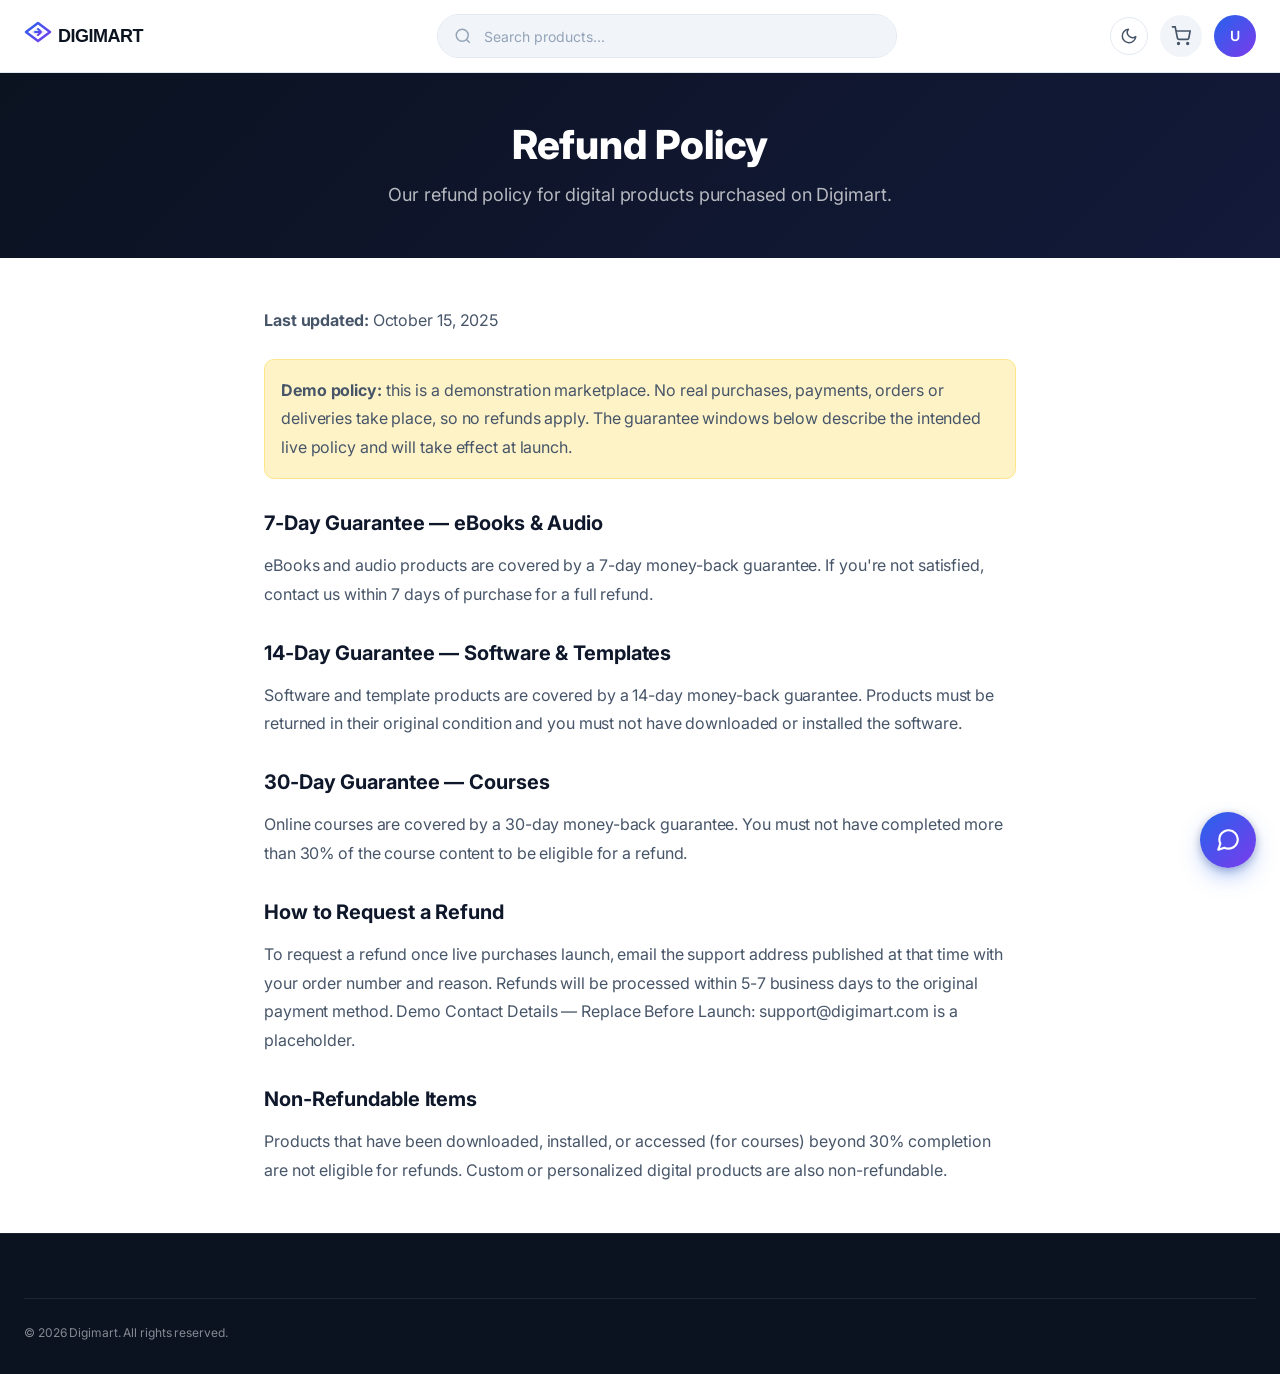
<file: refund.html>
<!DOCTYPE html>
<html lang="en">
<head>
  <meta charset="UTF-8">
  <meta name="viewport" content="width=device-width, initial-scale=1.0">
  <title>Refund Policy — Digimart</title>
  <meta name="description" content="Refund Policy for Digimart digital products marketplace.">
  <link rel="preconnect" href="https://fonts.googleapis.com">
  <link rel="preconnect" href="https://fonts.gstatic.com" crossorigin>
  <link href="https://fonts.googleapis.com/css2?family=Inter:wght@300;400;500;600;700;800&display=swap" rel="stylesheet">
  <link rel="icon" type="image/svg+xml" href="assets/favicon.svg?v=5">
  <link rel="stylesheet" href="css/style.css?v=13">
  <!-- Theme: apply saved/OS preference before first paint to avoid a flash of the wrong theme -->
  <script>
    (function () {
      try {
        var k = "digimart-theme";
        var s = null;
        try { s = window.localStorage.getItem(k); } catch (e) {}
        var t = (s === "dark" || s === "light")
          ? s
          : (window.matchMedia && window.matchMedia("(prefers-color-scheme: dark)").matches ? "dark" : "light");
        document.documentElement.setAttribute("data-theme", t);
      } catch (e) {
        document.documentElement.setAttribute("data-theme", "light");
      }
    })();
  </script>
  
</head>
<body>
  <header class="site-header">
    <div class="header-inner">
      <a href="index.html" class="logo" aria-label="Digimart home">
        <img src="assets/logo-compact.svg?v=5" alt="Digimart" height="36" class="logo--light">
        <img src="assets/logo-white.svg?v=5" alt="" aria-hidden="true" height="36" class="logo--dark">
      </a>
      <div class="header-search">
        <svg viewBox="0 0 24 24" fill="none" stroke="currentColor" stroke-width="2"><circle cx="11" cy="11" r="8"/><path d="M21 21l-4.35-4.35"/></svg>
        <input type="text" placeholder="Search products...">
      </div>
      <div class="header-actions">
        <button class="theme-toggle" type="button" aria-label="Switch to dark mode" title="Switch to dark mode" aria-pressed="false"></button>
        <button class="cart-btn"><svg viewBox="0 0 24 24" fill="none" stroke="currentColor" stroke-width="2"><circle cx="9" cy="21" r="1"/><circle cx="20" cy="21" r="1"/><path d="M1 1h4l2.68 13.39a2 2 0 0 0 2 1.61h9.72a2 2 0 0 0 2-1.61L23 6H6"/></svg><span class="cart-count" style="display: none;">0</span></button>
<a href="signin.html" class="user-avatar" aria-label="Sign in to your Digimart account">U</a>
      </div>
    </div>
  </header>

  <div class="page-hero">
    <div class="section-inner">
      <h1>Refund Policy</h1>
      <p>Our refund policy for digital products purchased on Digimart.</p>
    </div>
  </div>

  <main style="flex: 1; padding: var(--space-12) 0;">
    <div class="section-inner" style="max-width: 800px;">
      <div style="color: var(--gray-600); line-height: 1.8;">
        <p style="margin-bottom: var(--space-6);"><strong>Last updated:</strong> October 15, 2025</p>

        <p style="margin-bottom: var(--space-6); padding: 1rem; background: #FEF3C7; border: 1px solid #FDE68A; border-radius: var(--radius-md);"><strong>Demo policy:</strong> this is a demonstration marketplace. No real purchases, payments, orders or deliveries take place, so no refunds apply. The guarantee windows below describe the intended live policy and will take effect at launch.</p>

        <h2 style="font-size: var(--font-size-xl); font-weight: 700; margin: var(--space-8) 0 var(--space-4);">7-Day Guarantee — eBooks & Audio</h2>
        <p>eBooks and audio products are covered by a 7-day money-back guarantee. If you're not satisfied, contact us within 7 days of purchase for a full refund.</p>

        <h2 style="font-size: var(--font-size-xl); font-weight: 700; margin: var(--space-8) 0 var(--space-4);">14-Day Guarantee — Software & Templates</h2>
        <p>Software and template products are covered by a 14-day money-back guarantee. Products must be returned in their original condition and you must not have downloaded or installed the software.</p>

        <h2 style="font-size: var(--font-size-xl); font-weight: 700; margin: var(--space-8) 0 var(--space-4);">30-Day Guarantee — Courses</h2>
        <p>Online courses are covered by a 30-day money-back guarantee. You must not have completed more than 30% of the course content to be eligible for a refund.</p>

        <h2 style="font-size: var(--font-size-xl); font-weight: 700; margin: var(--space-8) 0 var(--space-4);">How to Request a Refund</h2>
        <p>To request a refund once live purchases launch, email the support address published at that time with your order number and reason. Refunds will be processed within 5-7 business days to the original payment method. Demo Contact Details — Replace Before Launch: support@digimart.com is a placeholder.</p>

        <h2 style="font-size: var(--font-size-xl); font-weight: 700; margin: var(--space-8) 0 var(--space-4);">Non-Refundable Items</h2>
        <p>Products that have been downloaded, installed, or accessed (for courses) beyond 30% completion are not eligible for refunds. Custom or personalized digital products are also non-refundable.</p>
      </div>
    </div>
  </main>

  <footer class="site-footer">
    <div class="footer-container">
      <div class="footer-bottom">
        <p>&copy; 2026 Digimart. All rights reserved.</p>
      </div>
    </div>
  </footer>

  <script src="js/config.js?v=1"></script>
  <script src="js/theme.js?v=1"></script>
  <script src="js/contact.js?v=2"></script>
</body>
</html>
</file>
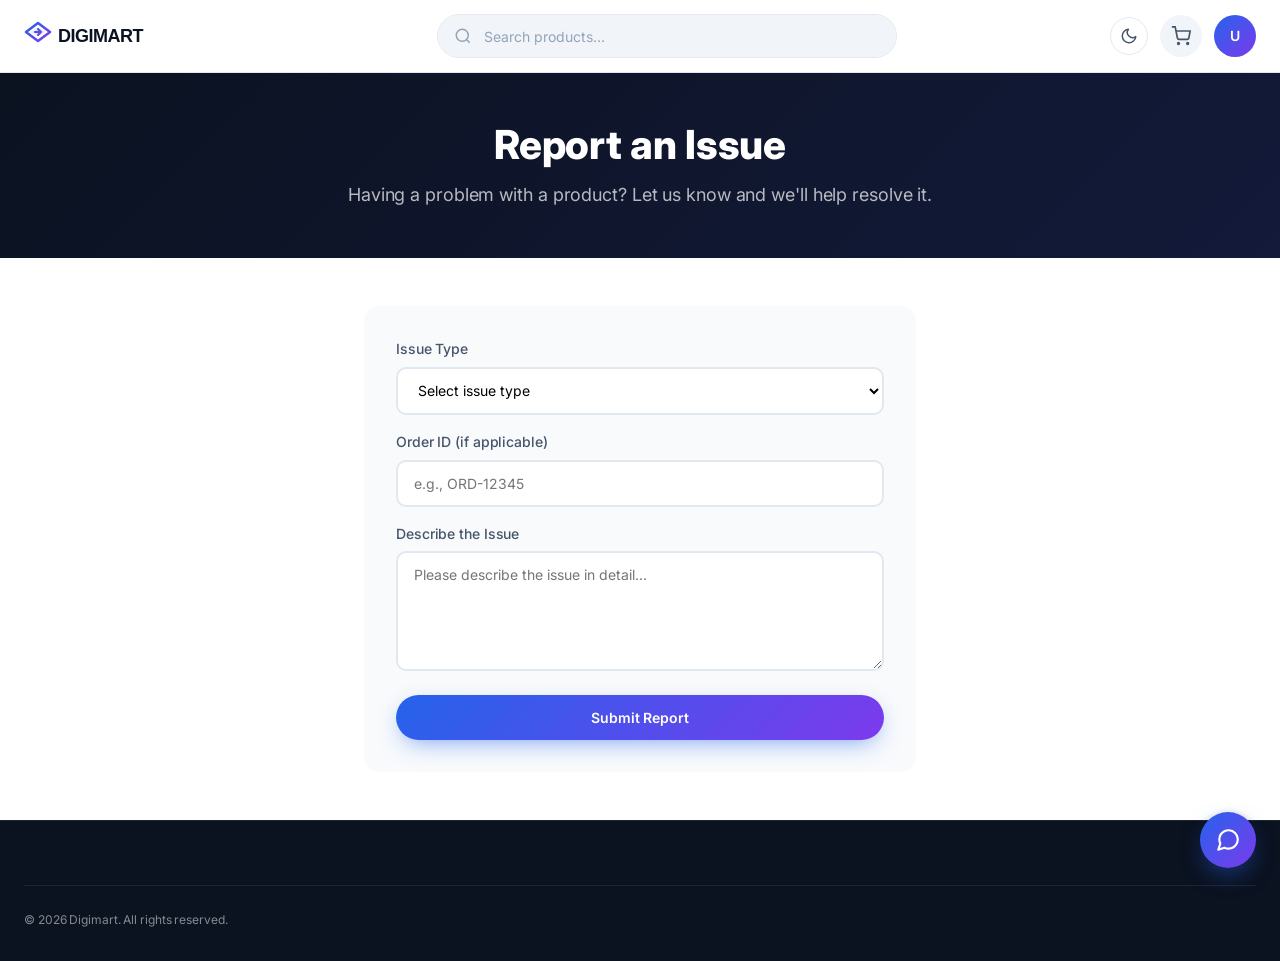
<file: report.html>
<!DOCTYPE html>
<html lang="en">
<head>
  <meta charset="UTF-8">
  <meta name="viewport" content="width=device-width, initial-scale=1.0">
  <title>Report an Issue — Digimart</title>
  <meta name="description" content="Report an issue with a Digimart product or service.">
  <link rel="preconnect" href="https://fonts.googleapis.com">
  <link rel="preconnect" href="https://fonts.gstatic.com" crossorigin>
  <link href="https://fonts.googleapis.com/css2?family=Inter:wght@300;400;500;600;700;800&display=swap" rel="stylesheet">
  <link rel="icon" type="image/svg+xml" href="assets/favicon.svg?v=5">
  <link rel="stylesheet" href="css/style.css?v=13">
  <!-- Theme: apply saved/OS preference before first paint to avoid a flash of the wrong theme -->
  <script>
    (function () {
      try {
        var k = "digimart-theme";
        var s = null;
        try { s = window.localStorage.getItem(k); } catch (e) {}
        var t = (s === "dark" || s === "light")
          ? s
          : (window.matchMedia && window.matchMedia("(prefers-color-scheme: dark)").matches ? "dark" : "light");
        document.documentElement.setAttribute("data-theme", t);
      } catch (e) {
        document.documentElement.setAttribute("data-theme", "light");
      }
    })();
  </script>
  
</head>
<body>
  <header class="site-header">
    <div class="header-inner">
      <a href="index.html" class="logo" aria-label="Digimart home">
        <img src="assets/logo-compact.svg?v=5" alt="Digimart" height="36" class="logo--light">
        <img src="assets/logo-white.svg?v=5" alt="" aria-hidden="true" height="36" class="logo--dark">
      </a>
      <div class="header-search">
        <svg viewBox="0 0 24 24" fill="none" stroke="currentColor" stroke-width="2"><circle cx="11" cy="11" r="8"/><path d="M21 21l-4.35-4.35"/></svg>
        <input type="text" placeholder="Search products...">
      </div>
      <div class="header-actions">
        <button class="theme-toggle" type="button" aria-label="Switch to dark mode" title="Switch to dark mode" aria-pressed="false"></button>
        <button class="cart-btn"><svg viewBox="0 0 24 24" fill="none" stroke="currentColor" stroke-width="2"><circle cx="9" cy="21" r="1"/><circle cx="20" cy="21" r="1"/><path d="M1 1h4l2.68 13.39a2 2 0 0 0 2 1.61h9.72a2 2 0 0 0 2-1.61L23 6H6"/></svg><span class="cart-count" style="display: none;">0</span></button>
<a href="signin.html" class="user-avatar" aria-label="Sign in to your Digimart account">U</a>
      </div>
    </div>
  </header>

  <div class="page-hero">
    <div class="section-inner">
      <h1>Report an Issue</h1>
      <p>Having a problem with a product? Let us know and we'll help resolve it.</p>
    </div>
  </div>

  <main style="flex: 1; padding: var(--space-12) 0;">
    <div class="section-inner" style="max-width: 600px;">
      <form id="reportForm" style="background: var(--gray-50); padding: var(--space-8); border-radius: var(--radius-lg);">
        <div style="margin-bottom: var(--space-4);">
          <label for="reportType" style="display: block; margin-bottom: 0.4rem; font-weight: 500; font-size: var(--font-size-sm);">Issue Type</label>
          <select id="reportType" required style="width: 100%; padding: 0.8rem 1rem; border: 2px solid var(--gray-200); border-radius: var(--radius-md); font-size: var(--font-size-sm); background: white;">
            <option value="">Select issue type</option>
            <option value="download">Download not working</option>
            <option value="quality">Product quality issue</option>
            <option value="license">License problem</option>
            <option value="payment">Payment issue</option>
            <option value="other">Other</option>
          </select>
        </div>
        <div style="margin-bottom: var(--space-4);">
          <label for="orderId" style="display: block; margin-bottom: 0.4rem; font-weight: 500; font-size: var(--font-size-sm);">Order ID (if applicable)</label>
          <input type="text" id="orderId" placeholder="e.g., ORD-12345" style="width: 100%; padding: 0.8rem 1rem; border: 2px solid var(--gray-200); border-radius: var(--radius-md); font-size: var(--font-size-sm);">
        </div>
        <div style="margin-bottom: var(--space-4);">
          <label for="reportMessage" style="display: block; margin-bottom: 0.4rem; font-weight: 500; font-size: var(--font-size-sm);">Describe the Issue</label>
          <textarea id="reportMessage" required placeholder="Please describe the issue in detail..." style="width: 100%; padding: 0.8rem 1rem; border: 2px solid var(--gray-200); border-radius: var(--radius-md); font-size: var(--font-size-sm); min-height: 120px; resize: vertical;"></textarea>
        </div>
        <button type="submit" class="btn btn-primary" style="width: 100%;">Submit Report</button>
      </form>
    </div>
  </main>

  <footer class="site-footer">
    <div class="footer-container">
      <div class="footer-bottom">
        <p>&copy; 2026 Digimart. All rights reserved.</p>
      </div>
    </div>
  </footer>

  <script>
    document.getElementById('reportForm').addEventListener('submit', function(e) {
      e.preventDefault();
      alert('Thank you for reporting this issue. Our team will review it within 24 hours.');
      this.reset();
    });
  </script>

  <script src="js/config.js?v=1"></script>
  <script src="js/theme.js?v=1"></script>
  <script src="js/contact.js?v=2"></script>
</body>
</html>
</file>
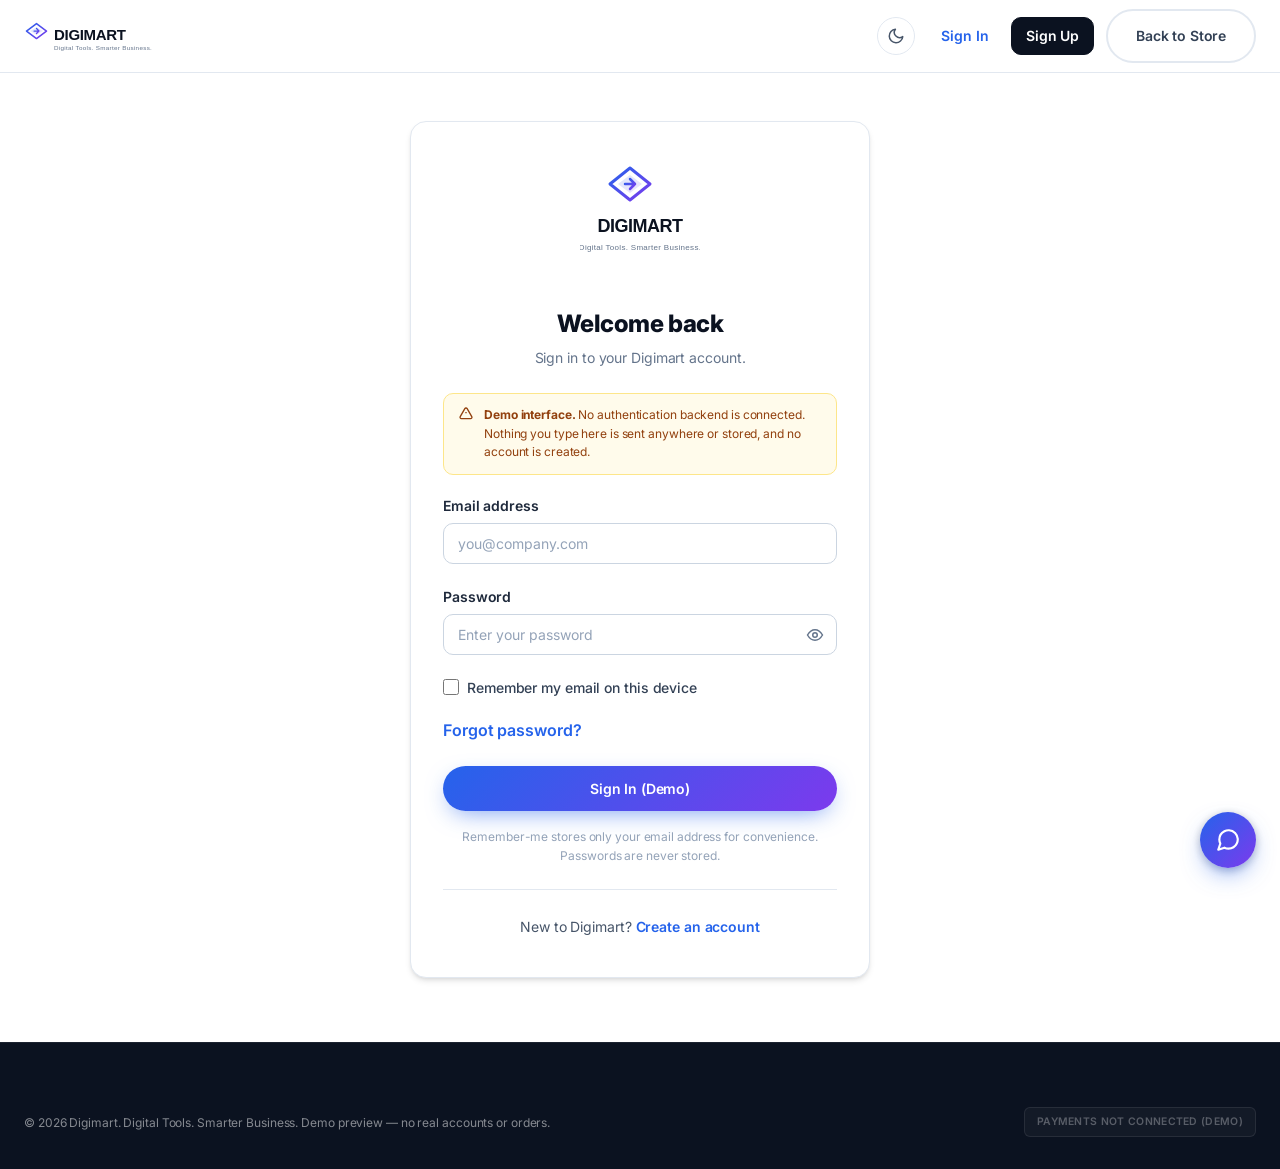
<file: signin.html>
<!DOCTYPE html>
<html lang="en">
<head>
  <meta charset="UTF-8">
  <meta name="viewport" content="width=device-width, initial-scale=1.0">
  <title>Sign In — Digimart</title>
  <meta name="description" content="Sign in to Digimart. Demo interface only — no account is created and no credentials are stored.">
  <link rel="icon" type="image/svg+xml" href="assets/favicon.svg?v=5">
  <link rel="preconnect" href="https://fonts.googleapis.com">
  <link rel="preconnect" href="https://fonts.gstatic.com" crossorigin>
  <link href="https://fonts.googleapis.com/css2?family=Inter:wght@300;400;500;600;700;800&display=swap" rel="stylesheet">
  <link rel="stylesheet" href="css/style.css?v=13">
  <!-- Theme: apply saved/OS preference before first paint to avoid a flash of the wrong theme -->
  <script>
    (function () {
      try {
        var k = "digimart-theme";
        var s = null;
        try { s = window.localStorage.getItem(k); } catch (e) {}
        var t = (s === "dark" || s === "light")
          ? s
          : (window.matchMedia && window.matchMedia("(prefers-color-scheme: dark)").matches ? "dark" : "light");
        document.documentElement.setAttribute("data-theme", t);
      } catch (e) {
        document.documentElement.setAttribute("data-theme", "light");
      }
    })();
  </script>
  
</head>
<body class="auth-body">
  <header class="site-header">
    <div class="header-inner">
      <a href="index.html" class="logo" aria-label="Digimart home">
        <img src="assets/logo-primary.svg?v=5" alt="Digimart — Digital Tools. Smarter Business." height="40" class="header-logo logo--light">
        <img src="assets/logo-white.svg?v=5" alt="" aria-hidden="true" height="40" class="header-logo logo--dark">
      </a>
      <div class="header-actions">
        <button class="theme-toggle" type="button" aria-label="Switch to dark mode" title="Switch to dark mode" aria-pressed="false"></button>
        <nav class="header-auth" aria-label="Account">
          <a href="signin.html" class="header-auth-link" aria-current="page">Sign In</a>
          <a href="signup.html" class="header-auth-link header-auth-link--primary">Sign Up</a>
        </nav>
        <a href="index.html" class="btn btn-outline btn-sm">Back to Store</a>
      </div>
    </div>
  </header>

  <main class="auth-main">
    <div class="auth-card">
      <div class="auth-card-header">
        <img src="assets/logo-stacked.svg?v=5" alt="Digimart" height="96" class="auth-logo">
        <h1 class="auth-title">Welcome back</h1>
        <p class="auth-subtitle">Sign in to your Digimart account.</p>
      </div>

      <div class="auth-demo-notice" role="note">
        <svg style="width:16px;height:16px;flex-shrink:0;" aria-hidden="true" viewBox="0 0 24 24" fill="none" stroke="currentColor" stroke-width="2"><path d="M12 9v2m0 4h.01m-6.938 4h13.856c1.54 0 2.502-1.667 1.732-3L13.732 4c-.77-1.333-2.694-1.333-3.464 0L3.34 16c-.77 1.333.192 3 1.732 3z"/></svg>
        <p><strong>Demo interface.</strong> No authentication backend is connected. Nothing you type here is sent anywhere or stored, and no account is created.</p>
      </div>

      <form id="signinForm" class="auth-form" novalidate>
        <div class="form-field">
          <label for="signin-email">Email address</label>
          <input type="email" id="signin-email" name="email" autocomplete="email" placeholder="you@company.com"
                 aria-describedby="signin-email-error" required>
          <p class="field-error" id="signin-email-error" role="alert" hidden></p>
        </div>

        <div class="form-field">
          <label for="signin-password">Password</label>
          <div class="password-wrap">
            <input type="password" id="signin-password" name="password" autocomplete="current-password"
                   placeholder="Enter your password" aria-describedby="signin-password-error" required>
            <button type="button" class="password-toggle" data-target="signin-password"
                    aria-label="Show password" aria-pressed="false">
              <svg class="icon-eye" style="width:18px;height:18px;" aria-hidden="true" viewBox="0 0 24 24" fill="none" stroke="currentColor" stroke-width="2"><path d="M2 12s4-7 10-7 10 7 10 7-4 7-10 7-10-7-10-7z"/><circle cx="12" cy="12" r="3"/></svg>
              <svg class="icon-eye-off" style="width:18px;height:18px;display:none;" aria-hidden="true" viewBox="0 0 24 24" fill="none" stroke="currentColor" stroke-width="2"><path d="M17.94 17.94A10.07 10.07 0 0112 20c-7 0-10-8-10-8a18.45 18.45 0 015.06-5.94M9.9 4.24A9.12 9.12 0 0112 4c7 0 10 8 10 8a18.5 18.5 0 01-2.16 3.19m-6.72-1.07a3 3 0 104.24-4.24M1 1l22 22"/></svg>
            </button>
          </div>
          <p class="field-error" id="signin-password-error" role="alert" hidden></p>
        </div>

        <div class="form-row">
          <label class="checkbox">
            <input type="checkbox" id="signin-remember" name="remember">
            <span>Remember my email on this device</span>
          </label>
          <a href="#" class="link" id="forgot-link">Forgot password?</a>
        </div>

        <button type="submit" class="btn btn-primary btn-block">Sign In (Demo)</button>
        <p class="auth-hint">Remember-me stores only your email address for convenience. Passwords are never stored.</p>
      </form>

      <div class="auth-alt">
        <p>New to Digimart? <a href="signup.html" class="link">Create an account</a></p>
      </div>
    </div>
  </main>

  <footer class="site-footer auth-footer">
    <div class="footer-container">
      <div class="footer-bottom" style="border-top: none; padding-top: 0;">
        <p>&copy; 2026 Digimart. Digital Tools. Smarter Business. Demo preview — no real accounts or orders.</p>
        <div class="footer-payments">
          <span class="footer-payment-badge" style="opacity: 0.6;">Payments not connected (demo)</span>
        </div>
      </div>
    </div>
  </footer>

  <script src="js/auth.js?v=5"></script>

  <script src="js/config.js?v=1"></script>
  <script src="js/theme.js?v=1"></script>
  <script src="js/contact.js?v=2"></script>
</body>
</html>
</file>
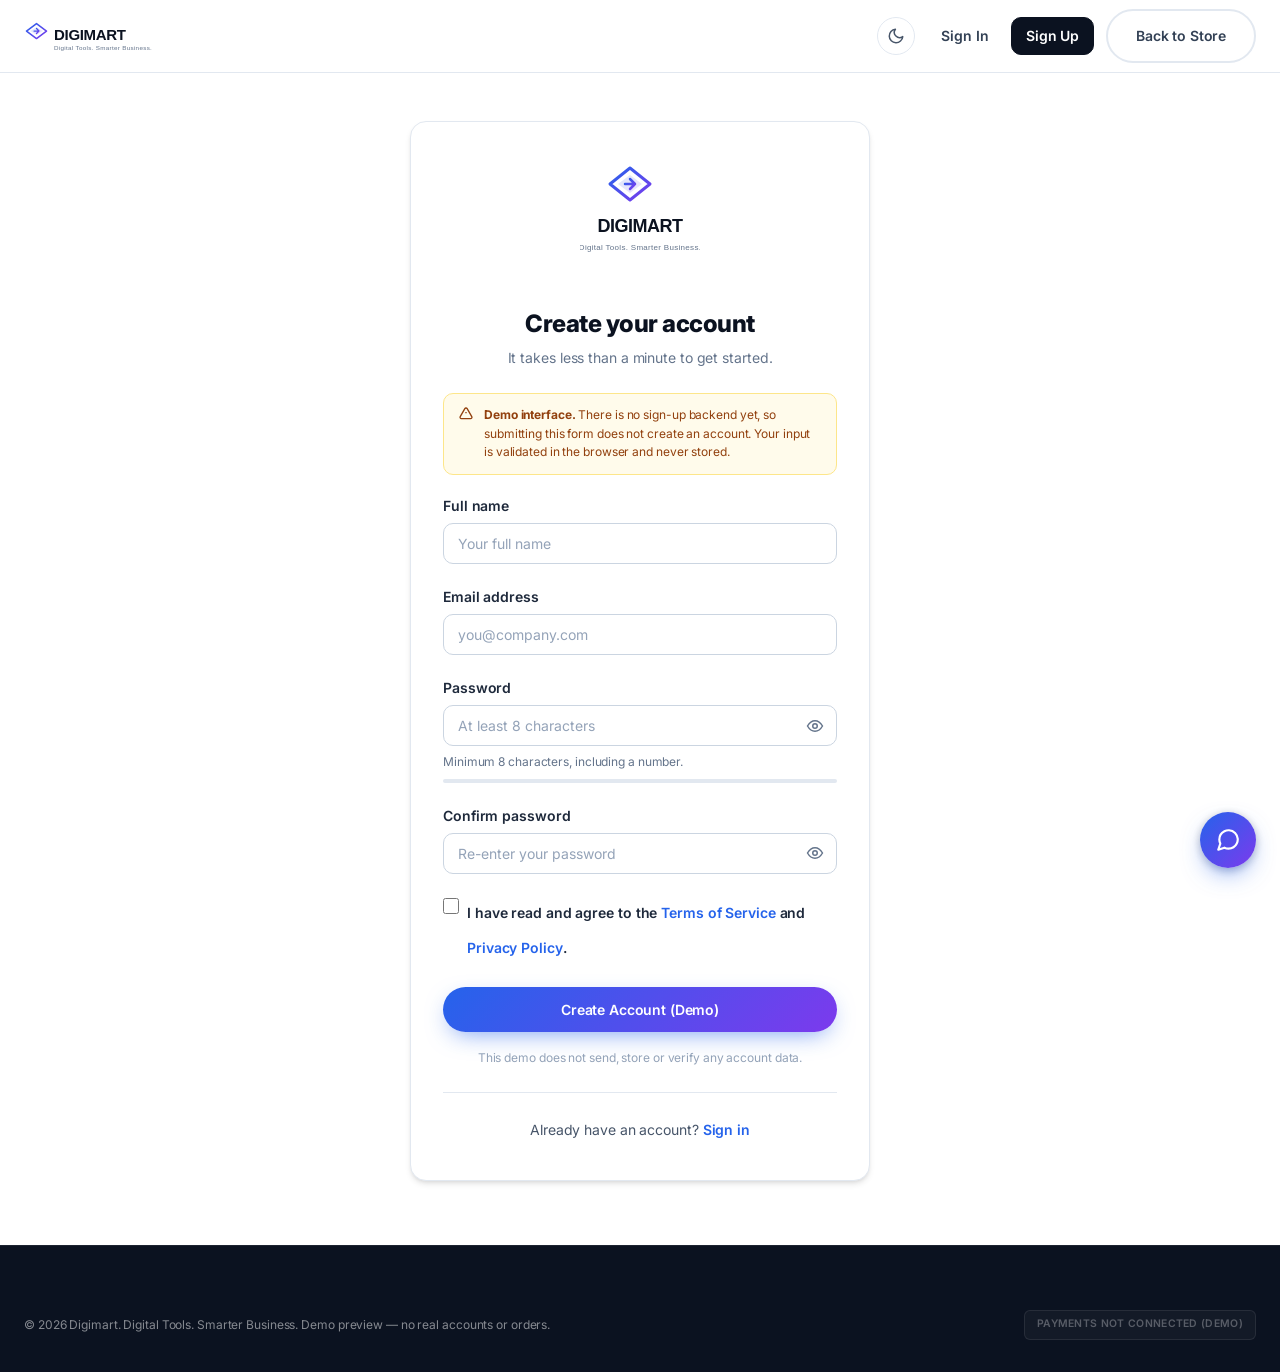
<file: signup.html>
<!DOCTYPE html>
<html lang="en">
<head>
  <meta charset="UTF-8">
  <meta name="viewport" content="width=device-width, initial-scale=1.0">
  <title>Create Account — Digimart</title>
  <meta name="description" content="Create a Digimart account. Demo interface only — no account is created and no credentials are stored.">
  <link rel="icon" type="image/svg+xml" href="assets/favicon.svg?v=5">
  <link rel="preconnect" href="https://fonts.googleapis.com">
  <link rel="preconnect" href="https://fonts.gstatic.com" crossorigin>
  <link href="https://fonts.googleapis.com/css2?family=Inter:wght@300;400;500;600;700;800&display=swap" rel="stylesheet">
  <link rel="stylesheet" href="css/style.css?v=13">
  <!-- Theme: apply saved/OS preference before first paint to avoid a flash of the wrong theme -->
  <script>
    (function () {
      try {
        var k = "digimart-theme";
        var s = null;
        try { s = window.localStorage.getItem(k); } catch (e) {}
        var t = (s === "dark" || s === "light")
          ? s
          : (window.matchMedia && window.matchMedia("(prefers-color-scheme: dark)").matches ? "dark" : "light");
        document.documentElement.setAttribute("data-theme", t);
      } catch (e) {
        document.documentElement.setAttribute("data-theme", "light");
      }
    })();
  </script>
  
</head>
<body class="auth-body">
  <header class="site-header">
    <div class="header-inner">
      <a href="index.html" class="logo" aria-label="Digimart home">
        <img src="assets/logo-primary.svg?v=5" alt="Digimart — Digital Tools. Smarter Business." height="40" class="header-logo logo--light">
        <img src="assets/logo-white.svg?v=5" alt="" aria-hidden="true" height="40" class="header-logo logo--dark">
      </a>
      <div class="header-actions">
        <button class="theme-toggle" type="button" aria-label="Switch to dark mode" title="Switch to dark mode" aria-pressed="false"></button>
        <nav class="header-auth" aria-label="Account">
          <a href="signin.html" class="header-auth-link">Sign In</a>
          <a href="signup.html" class="header-auth-link header-auth-link--primary" aria-current="page">Sign Up</a>
        </nav>
        <a href="index.html" class="btn btn-outline btn-sm">Back to Store</a>
      </div>
    </div>
  </header>

  <main class="auth-main">
    <div class="auth-card">
      <div class="auth-card-header">
        <img src="assets/logo-stacked.svg?v=5" alt="Digimart" height="96" class="auth-logo">
        <h1 class="auth-title">Create your account</h1>
        <p class="auth-subtitle">It takes less than a minute to get started.</p>
      </div>

      <div class="auth-demo-notice" role="note">
        <svg style="width:16px;height:16px;flex-shrink:0;" aria-hidden="true" viewBox="0 0 24 24" fill="none" stroke="currentColor" stroke-width="2"><path d="M12 9v2m0 4h.01m-6.938 4h13.856c1.54 0 2.502-1.667 1.732-3L13.732 4c-.77-1.333-2.694-1.333-3.464 0L3.34 16c-.77 1.333.192 3 1.732 3z"/></svg>
        <p><strong>Demo interface.</strong> There is no sign-up backend yet, so submitting this form does not create an account. Your input is validated in the browser and never stored.</p>
      </div>

      <form id="signupForm" class="auth-form" novalidate>
        <div class="form-field">
          <label for="signup-name">Full name</label>
          <input type="text" id="signup-name" name="name" autocomplete="name" placeholder="Your full name"
                 aria-describedby="signup-name-error" required>
          <p class="field-error" id="signup-name-error" role="alert" hidden></p>
        </div>

        <div class="form-field">
          <label for="signup-email">Email address</label>
          <input type="email" id="signup-email" name="email" autocomplete="email" placeholder="you@company.com"
                 aria-describedby="signup-email-error" required>
          <p class="field-error" id="signup-email-error" role="alert" hidden></p>
        </div>

        <div class="form-field">
          <label for="signup-password">Password</label>
          <div class="password-wrap">
            <input type="password" id="signup-password" name="password" autocomplete="new-password"
                   placeholder="At least 8 characters" aria-describedby="signup-password-help signup-password-error" required>
            <button type="button" class="password-toggle" data-target="signup-password"
                    aria-label="Show password" aria-pressed="false">
              <svg class="icon-eye" style="width:18px;height:18px;" aria-hidden="true" viewBox="0 0 24 24" fill="none" stroke="currentColor" stroke-width="2"><path d="M2 12s4-7 10-7 10 7 10 7-4 7-10 7-10-7-10-7z"/><circle cx="12" cy="12" r="3"/></svg>
              <svg class="icon-eye-off" style="width:18px;height:18px;display:none;" aria-hidden="true" viewBox="0 0 24 24" fill="none" stroke="currentColor" stroke-width="2"><path d="M17.94 17.94A10.07 10.07 0 0112 20c-7 0-10-8-10-8a18.45 18.45 0 015.06-5.94M9.9 4.24A9.12 9.12 0 0112 4c7 0 10 8 10 8a18.5 18.5 0 01-2.16 3.19m-6.72-1.07a3 3 0 104.24-4.24M1 1l22 22"/></svg>
            </button>
          </div>
          <p class="field-help" id="signup-password-help">Minimum 8 characters, including a number.</p>
          <div class="strength-meter" id="strengthMeter" aria-hidden="true"><span id="strengthBar"></span></div>
          <p class="field-error" id="signup-password-error" role="alert" hidden></p>
        </div>

        <div class="form-field">
          <label for="signup-confirm">Confirm password</label>
          <div class="password-wrap">
            <input type="password" id="signup-confirm" name="confirm" autocomplete="new-password"
                   placeholder="Re-enter your password" aria-describedby="signup-confirm-error" required>
            <button type="button" class="password-toggle" data-target="signup-confirm"
                    aria-label="Show password" aria-pressed="false">
              <svg class="icon-eye" style="width:18px;height:18px;" aria-hidden="true" viewBox="0 0 24 24" fill="none" stroke="currentColor" stroke-width="2"><path d="M2 12s4-7 10-7 10 7 10 7-4 7-10 7-10-7-10-7z"/><circle cx="12" cy="12" r="3"/></svg>
              <svg class="icon-eye-off" style="width:18px;height:18px;display:none;" aria-hidden="true" viewBox="0 0 24 24" fill="none" stroke="currentColor" stroke-width="2"><path d="M17.94 17.94A10.07 10.07 0 0112 20c-7 0-10-8-10-8a18.45 18.45 0 015.06-5.94M9.9 4.24A9.12 9.12 0 0112 4c7 0 10 8 10 8a18.5 18.5 0 01-2.16 3.19m-6.72-1.07a3 3 0 104.24-4.24M1 1l22 22"/></svg>
            </button>
          </div>
          <p class="field-error" id="signup-confirm-error" role="alert" hidden></p>
        </div>

        <div class="form-field">
          <label class="checkbox">
            <input type="checkbox" id="signup-terms" name="terms" aria-describedby="signup-terms-error" required>
            <span>I have read and agree to the <a href="terms.html" class="link">Terms of Service</a> and <a href="privacy.html" class="link">Privacy Policy</a>.</span>
          </label>
          <p class="field-error" id="signup-terms-error" role="alert" hidden></p>
        </div>

        <button type="submit" class="btn btn-primary btn-block">Create Account (Demo)</button>
        <p class="auth-hint">This demo does not send, store or verify any account data.</p>
      </form>

      <div class="auth-alt">
        <p>Already have an account? <a href="signin.html" class="link">Sign in</a></p>
      </div>
    </div>
  </main>

  <footer class="site-footer auth-footer">
    <div class="footer-container">
      <div class="footer-bottom" style="border-top: none; padding-top: 0;">
        <p>&copy; 2026 Digimart. Digital Tools. Smarter Business. Demo preview — no real accounts or orders.</p>
        <div class="footer-payments">
          <span class="footer-payment-badge" style="opacity: 0.6;">Payments not connected (demo)</span>
        </div>
      </div>
    </div>
  </footer>

  <script src="js/auth.js?v=5"></script>

  <script src="js/config.js?v=1"></script>
  <script src="js/theme.js?v=1"></script>
  <script src="js/contact.js?v=2"></script>
</body>
</html>
</file>
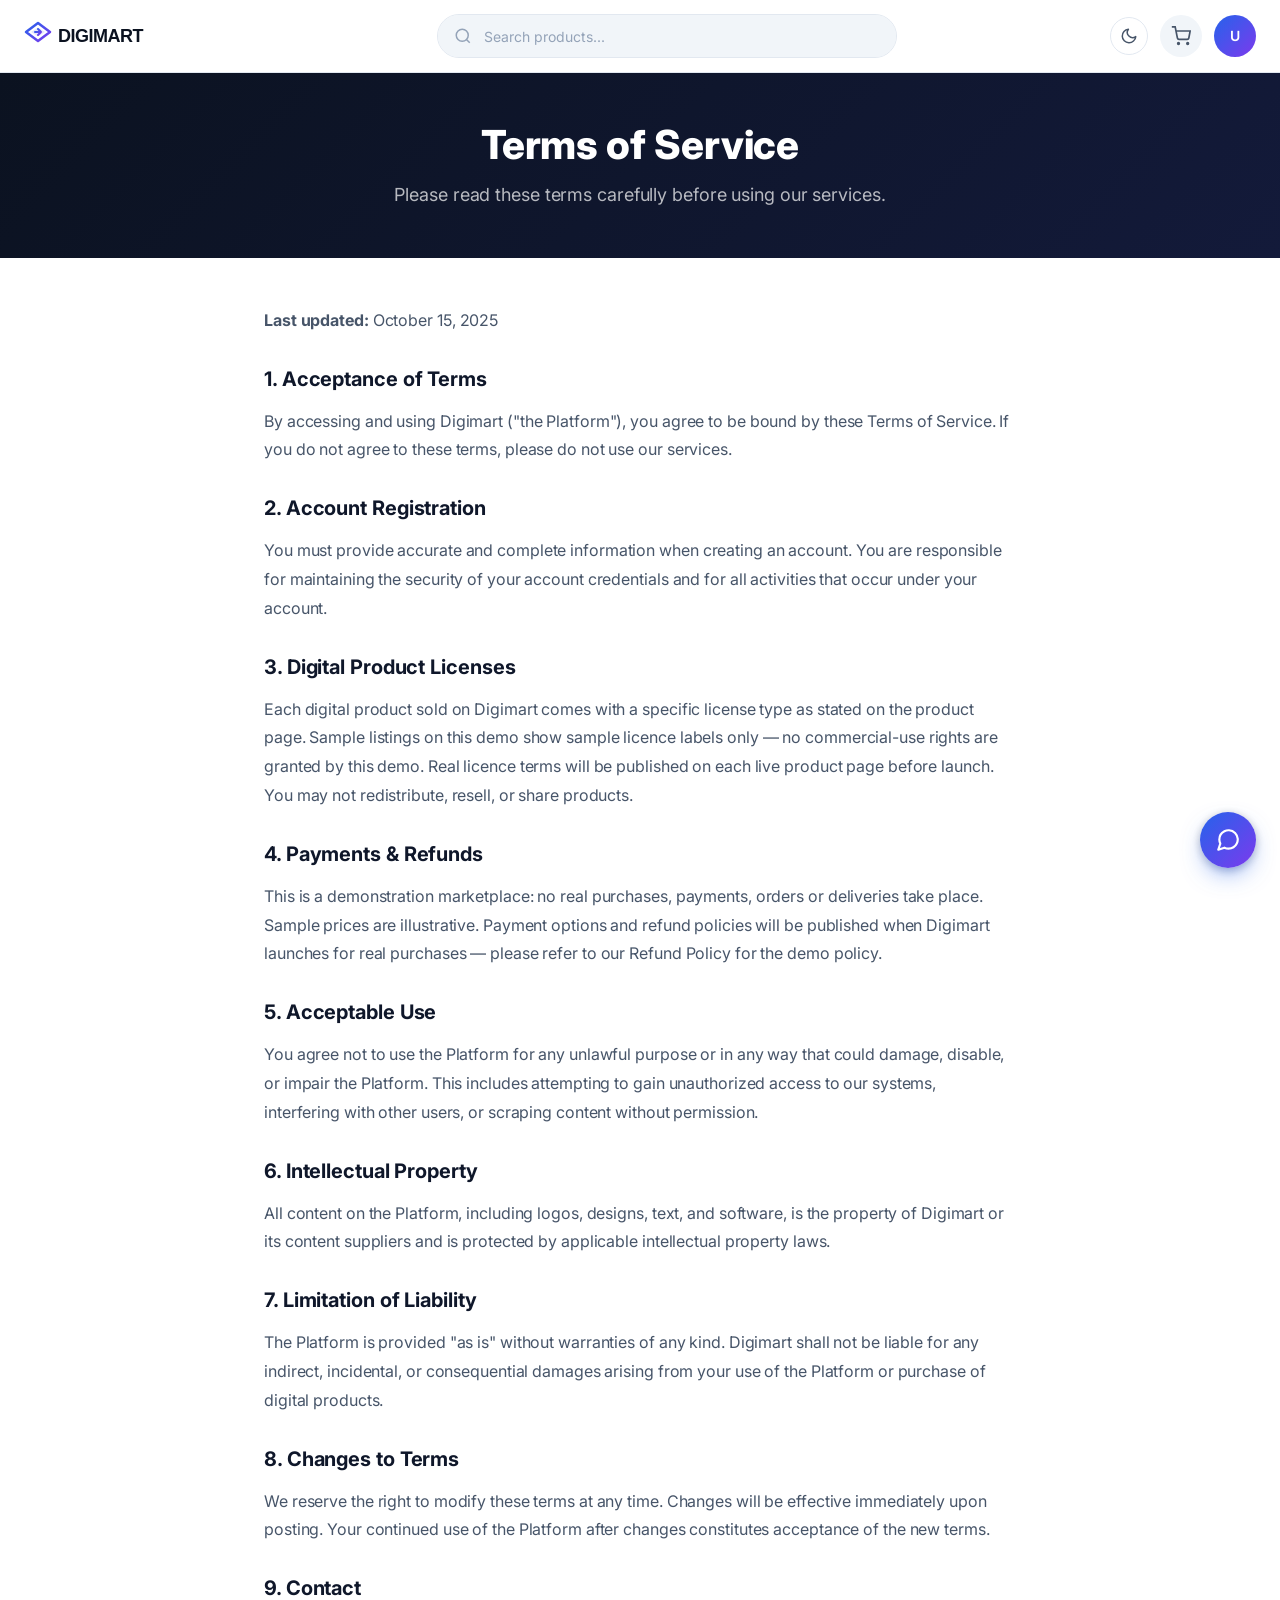
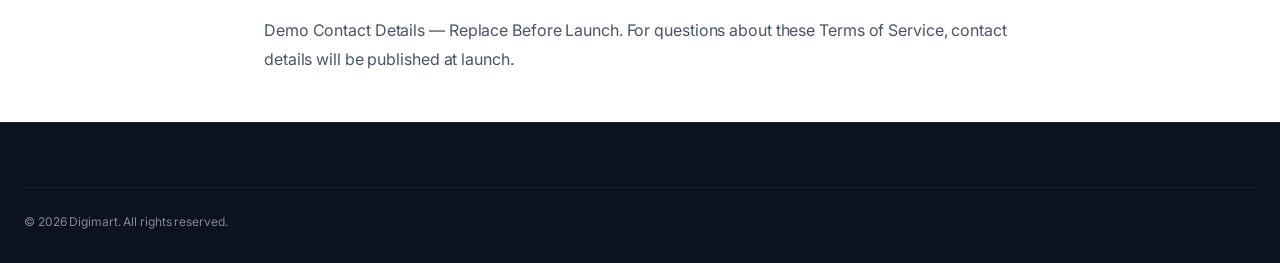
<file: terms.html>
<!DOCTYPE html>
<html lang="en">
<head>
  <meta charset="UTF-8">
  <meta name="viewport" content="width=device-width, initial-scale=1.0">
  <title>Terms of Service — Digimart</title>
  <meta name="description" content="Terms of Service for Digimart digital products marketplace.">
  <link rel="preconnect" href="https://fonts.googleapis.com">
  <link rel="preconnect" href="https://fonts.gstatic.com" crossorigin>
  <link href="https://fonts.googleapis.com/css2?family=Inter:wght@300;400;500;600;700;800&display=swap" rel="stylesheet">
  <link rel="icon" type="image/svg+xml" href="assets/favicon.svg?v=5">
  <link rel="stylesheet" href="css/style.css?v=13">
  <!-- Theme: apply saved/OS preference before first paint to avoid a flash of the wrong theme -->
  <script>
    (function () {
      try {
        var k = "digimart-theme";
        var s = null;
        try { s = window.localStorage.getItem(k); } catch (e) {}
        var t = (s === "dark" || s === "light")
          ? s
          : (window.matchMedia && window.matchMedia("(prefers-color-scheme: dark)").matches ? "dark" : "light");
        document.documentElement.setAttribute("data-theme", t);
      } catch (e) {
        document.documentElement.setAttribute("data-theme", "light");
      }
    })();
  </script>
  
</head>
<body>
  <header class="site-header">
    <div class="header-inner">
      <a href="index.html" class="logo" aria-label="Digimart home">
        <img src="assets/logo-compact.svg?v=5" alt="Digimart" height="36" class="logo--light">
        <img src="assets/logo-white.svg?v=5" alt="" aria-hidden="true" height="36" class="logo--dark">
      </a>
      <div class="header-search">
        <svg viewBox="0 0 24 24" fill="none" stroke="currentColor" stroke-width="2"><circle cx="11" cy="11" r="8"/><path d="M21 21l-4.35-4.35"/></svg>
        <input type="text" placeholder="Search products...">
      </div>
      <div class="header-actions">
        <button class="theme-toggle" type="button" aria-label="Switch to dark mode" title="Switch to dark mode" aria-pressed="false"></button>
        <button class="cart-btn"><svg viewBox="0 0 24 24" fill="none" stroke="currentColor" stroke-width="2"><circle cx="9" cy="21" r="1"/><circle cx="20" cy="21" r="1"/><path d="M1 1h4l2.68 13.39a2 2 0 0 0 2 1.61h9.72a2 2 0 0 0 2-1.61L23 6H6"/></svg><span class="cart-count" style="display: none;">0</span></button>
<a href="signin.html" class="user-avatar" aria-label="Sign in to your Digimart account">U</a>
      </div>
    </div>
  </header>

  <div class="page-hero">
    <div class="section-inner">
      <h1>Terms of Service</h1>
      <p>Please read these terms carefully before using our services.</p>
    </div>
  </div>

  <main style="flex: 1; padding: var(--space-12) 0;">
    <div class="section-inner" style="max-width: 800px;">
      <div style="color: var(--gray-600); line-height: 1.8;">
        <p style="margin-bottom: var(--space-6);"><strong>Last updated:</strong> October 15, 2025</p>

        <h2 style="font-size: var(--font-size-xl); font-weight: 700; margin: var(--space-8) 0 var(--space-4);">1. Acceptance of Terms</h2>
        <p>By accessing and using Digimart ("the Platform"), you agree to be bound by these Terms of Service. If you do not agree to these terms, please do not use our services.</p>

        <h2 style="font-size: var(--font-size-xl); font-weight: 700; margin: var(--space-8) 0 var(--space-4);">2. Account Registration</h2>
        <p>You must provide accurate and complete information when creating an account. You are responsible for maintaining the security of your account credentials and for all activities that occur under your account.</p>

        <h2 style="font-size: var(--font-size-xl); font-weight: 700; margin: var(--space-8) 0 var(--space-4);">3. Digital Product Licenses</h2>
        <p>Each digital product sold on Digimart comes with a specific license type as stated on the product page. Sample listings on this demo show sample licence labels only — no commercial-use rights are granted by this demo. Real licence terms will be published on each live product page before launch. You may not redistribute, resell, or share products.</p>

        <h2 style="font-size: var(--font-size-xl); font-weight: 700; margin: var(--space-8) 0 var(--space-4);">4. Payments & Refunds</h2>
        <p>This is a demonstration marketplace: no real purchases, payments, orders or deliveries take place. Sample prices are illustrative. Payment options and refund policies will be published when Digimart launches for real purchases — please refer to our Refund Policy for the demo policy.</p>

        <h2 style="font-size: var(--font-size-xl); font-weight: 700; margin: var(--space-8) 0 var(--space-4);">5. Acceptable Use</h2>
        <p>You agree not to use the Platform for any unlawful purpose or in any way that could damage, disable, or impair the Platform. This includes attempting to gain unauthorized access to our systems, interfering with other users, or scraping content without permission.</p>

        <h2 style="font-size: var(--font-size-xl); font-weight: 700; margin: var(--space-8) 0 var(--space-4);">6. Intellectual Property</h2>
        <p>All content on the Platform, including logos, designs, text, and software, is the property of Digimart or its content suppliers and is protected by applicable intellectual property laws.</p>

        <h2 style="font-size: var(--font-size-xl); font-weight: 700; margin: var(--space-8) 0 var(--space-4);">7. Limitation of Liability</h2>
        <p>The Platform is provided "as is" without warranties of any kind. Digimart shall not be liable for any indirect, incidental, or consequential damages arising from your use of the Platform or purchase of digital products.</p>

        <h2 style="font-size: var(--font-size-xl); font-weight: 700; margin: var(--space-8) 0 var(--space-4);">8. Changes to Terms</h2>
        <p>We reserve the right to modify these terms at any time. Changes will be effective immediately upon posting. Your continued use of the Platform after changes constitutes acceptance of the new terms.</p>

        <h2 style="font-size: var(--font-size-xl); font-weight: 700; margin: var(--space-8) 0 var(--space-4);">9. Contact</h2>
        <p>Demo Contact Details — Replace Before Launch. For questions about these Terms of Service, contact details will be published at launch.</p>
      </div>
    </div>
  </main>

  <footer class="site-footer">
    <div class="footer-container">
      <div class="footer-bottom">
        <p>&copy; 2026 Digimart. All rights reserved.</p>
      </div>
    </div>
  </footer>

  <script src="js/config.js?v=1"></script>
  <script src="js/theme.js?v=1"></script>
  <script src="js/contact.js?v=2"></script>
</body>
</html>
</file>
<file: css/style.css>
/* ============================================
   DIGIMART DESIGN SYSTEM
   Premium Digital Products Marketplace
   ============================================ */

:root {
  /* Digimart Brand Colors */
  --navy: #0B1220;
  --navy-light: #131a3a;
  --navy-lighter: #1a2248;
  --blue: #2563EB;
  --blue-light: #3B82F6;
  --blue-dark: #1D4ED8;
  --purple: #7C3AED;
  --purple-light: #8B5CF6;
  --accent-cyan: #06b6d4;
  --accent-emerald: #10b981;
  --accent-amber: #f59e0b;
  --accent-rose: #f43f5e;
  --white: #ffffff;
  --gray-50: #f8fafc;
  --gray-100: #f1f5f9;
  --gray-200: #e2e8f0;
  --gray-300: #cbd5e1;
  --gray-400: #94a3b8;
  --gray-500: #64748b;
  --gray-600: #475569;
  --gray-700: #334155;
  --gray-800: #1e293b;
  --gray-900: #0f172a;

  /* Semantic: strong text colour (headings, card titles, form values).
     Defaults to navy so Light Mode is byte-for-byte unchanged;
     overridden in Dark Mode to a light neutral. */
  --text-strong: var(--navy);

  /* Brand gradient */
  --brand-gradient: linear-gradient(135deg, var(--blue), var(--purple));

  /* Legacy aliases (backward-compat mapping to brand palette) */
  --indigo: #2563EB;
  --indigo-light: #3B82F6;
  --violet: #7C3AED;
  --violet-light: #8B5CF6;

  /* Typography */
  --font-family: 'Inter', -apple-system, BlinkMacSystemFont, 'Segoe UI', sans-serif;
  --font-size-xs: 0.75rem;
  --font-size-sm: 0.875rem;
  --font-size-base: 1rem;
  --font-size-lg: 1.125rem;
  --font-size-xl: 1.25rem;
  --font-size-2xl: 1.5rem;
  --font-size-3xl: 2rem;
  --font-size-4xl: 2.5rem;
  --font-size-5xl: 3rem;
  --font-size-6xl: 3.75rem;

  /* Spacing */
  --space-1: 0.25rem;
  --space-2: 0.5rem;
  --space-3: 0.75rem;
  --space-4: 1rem;
  --space-5: 1.25rem;
  --space-6: 1.5rem;
  --space-8: 2rem;
  --space-10: 2.5rem;
  --space-12: 3rem;
  --space-16: 4rem;
  --space-20: 5rem;
  --space-24: 6rem;

  /* Borders */
  --radius-sm: 6px;
  --radius-md: 10px;
  --radius-lg: 16px;
  --radius-xl: 24px;
  --radius-full: 9999px;

  /* Shadows */
  --shadow-sm: 0 1px 2px rgba(0,0,0,0.05);
  --shadow-md: 0 4px 6px -1px rgba(0,0,0,0.1), 0 2px 4px -2px rgba(0,0,0,0.1);
  --shadow-lg: 0 10px 15px -3px rgba(0,0,0,0.1), 0 4px 6px -4px rgba(0,0,0,0.1);
  --shadow-xl: 0 20px 25px -5px rgba(0,0,0,0.1), 0 8px 10px -6px rgba(0,0,0,0.1);
  --shadow-glow: 0 0 40px rgba(79, 70, 229, 0.3);

  /* Transitions */
  --transition-fast: 150ms ease;
  --transition-base: 250ms ease;
  --transition-slow: 400ms ease;

  /* Z-index */
  --z-dropdown: 100;
  --z-sticky: 200;
  --z-fixed: 300;
  --z-modal: 400;
  --z-toast: 500;
}

/* ============================================
   BASE STYLES
   ============================================ */

*, *::before, *::after {
  margin: 0;
  padding: 0;
  box-sizing: border-box;
}

html {
  scroll-behavior: smooth;
  -webkit-font-smoothing: antialiased;
  -moz-osx-font-smoothing: grayscale;
}

body {
  font-family: var(--font-family);
  font-size: var(--font-size-base);
  line-height: 1.6;
  color: var(--gray-700);
  background: var(--white);
  min-height: 100vh;
  display: flex;
  flex-direction: column;
}

img {
  max-width: 100%;
  height: auto;
  display: block;
}

a {
  color: var(--indigo);
  text-decoration: none;
  transition: color var(--transition-fast);
}

a:hover {
  color: var(--indigo-light);
}

button {
  font-family: inherit;
  cursor: pointer;
  border: none;
  background: none;
}

input, textarea, select {
  font-family: inherit;
  font-size: inherit;
}

ul, ol {
  list-style: none;
}

h1, h2, h3, h4, h5, h6 {
  font-weight: 700;
  line-height: 1.2;
  color: var(--gray-900);
}

/* ============================================
   ANNOUNCEMENT BAR
   ============================================ */

.announcement-bar {
  background: linear-gradient(135deg, var(--indigo), var(--violet));
  color: var(--white);
  text-align: center;
  padding: var(--space-2) var(--space-4);
  font-size: var(--font-size-sm);
  font-weight: 500;
  letter-spacing: 0.02em;
}

.announcement-bar a {
  color: var(--white);
  text-decoration: underline;
  font-weight: 600;
  /* Inline link, but give it a usable tap target on touch devices. */
  display: inline-block;
  padding: 0.4rem 0.15rem;
  min-height: 24px;
}

/* ============================================
   DEMO MODE INDICATOR
   ============================================ */

.demo-mode-banner {
  position: fixed;
  bottom: 0;
  left: 0;
  right: 0;
  z-index: var(--z-toast);
  background: linear-gradient(135deg, #f59e0b, #d97706);
  color: var(--white);
  text-align: center;
  padding: 0.6rem 1rem;
  font-size: 0.8rem;
  font-weight: 600;
  letter-spacing: 0.02em;
  box-shadow: 0 -4px 12px rgba(0,0,0,0.15);
  display: flex;
  align-items: center;
  justify-content: center;
  gap: 0.5rem;
}

.demo-mode-banner svg {
  width: 16px;
  height: 16px;
  flex-shrink: 0;
}

.demo-mode-banner span {
  opacity: 0.9;
}

/* On small screens the banner wraps taller than the default 40px body
   padding, which could clip the footer. Keep clear space beneath it. */
@media (max-width: 640px) {
  body[style*="padding-bottom"] { padding-bottom: 64px !important; }
}

/* Demo badge on product cards.
   Top-LEFT so it never collides with .product-actions (top-right). */
.demo-product-badge {
  position: absolute;
  top: var(--space-3);
  left: var(--space-3);
  padding: 0.25rem 0.6rem;
  background: rgba(11, 18, 32, 0.82);
  color: var(--white);
  font-size: 0.58rem;
  font-weight: 700;
  border-radius: var(--radius-full);
  text-transform: uppercase;
  letter-spacing: 0.08em;
  backdrop-filter: blur(2px);
}

/* Demo price styling */
.demo-price-tag {
  display: inline-block;
  padding: 0.15rem 0.5rem;
  background: #fef3c7;
  color: #92400e;
  border-radius: var(--radius-sm);
  font-size: 0.65rem;
  font-weight: 600;
  text-transform: uppercase;
  letter-spacing: 0.03em;
  margin-left: 0.5rem;
}

/* ============================================
   HEADER
   ============================================ */

.site-header {
  position: sticky;
  top: 0;
  z-index: var(--z-sticky);
  background: rgba(255, 255, 255, 0.95);
  backdrop-filter: blur(20px);
  -webkit-backdrop-filter: blur(20px);
  border-bottom: 1px solid var(--gray-200);
}

.header-inner {
  max-width: 1280px;
  margin: 0 auto;
  padding: 0 var(--space-6);
  height: 72px;
  display: flex;
  align-items: center;
  justify-content: space-between;
  gap: var(--space-4);
}

.logo {
  display: flex;
  align-items: center;
  gap: var(--space-2);
  flex-shrink: 0;
}

.logo-icon {
  width: 40px;
  height: 40px;
  background: linear-gradient(135deg, var(--indigo), var(--violet));
  border-radius: var(--radius-md);
  display: flex;
  align-items: center;
  justify-content: center;
  color: var(--white);
  font-weight: 800;
  font-size: var(--font-size-lg);
  flex-shrink: 0;
}

.logo-text {
  font-size: var(--font-size-xl);
  font-weight: 800;
  background: linear-gradient(135deg, var(--indigo), var(--violet));
  -webkit-background-clip: text;
  -webkit-text-fill-color: transparent;
  background-clip: text;
}

.header-search {
  flex: 1;
  max-width: 480px;
  position: relative;
}

.header-logo { height: 40px; width: auto; max-width: 200px; object-fit: contain; }
@media (max-width: 640px) { .header-logo { height: 32px; max-width: 170px; } }

.header-search input {
  width: 100%;
  padding: 0.65rem 1rem 0.65rem 2.75rem;
  background: var(--gray-100);
  border: 2px solid transparent;
  border-radius: var(--radius-full);
  font-size: var(--font-size-sm);
  color: var(--gray-700);
  transition: all var(--transition-fast);
}

.header-search input:focus {
  outline: none;
  background: var(--white);
  border-color: var(--indigo);
  box-shadow: 0 0 0 3px rgba(79, 70, 229, 0.1);
}

.header-search input::placeholder {
  color: var(--gray-400);
}

.header-search svg {
  position: absolute;
  left: 1rem;
  top: 50%;
  transform: translateY(-50%);
  width: 18px;
  height: 18px;
  color: var(--gray-400);
}

.header-actions {
  display: flex;
  align-items: center;
  gap: var(--space-3);
  flex-shrink: 0;
}

.cart-btn {
  position: relative;
  width: 42px;
  height: 42px;
  display: flex;
  align-items: center;
  justify-content: center;
  border-radius: var(--radius-full);
  background: var(--gray-100);
  color: var(--gray-600);
  transition: all var(--transition-fast);
}

.cart-btn:hover {
  background: var(--gray-200);
  color: var(--indigo);
}

.cart-btn svg {
  width: 20px;
  height: 20px;
}

.cart-count {
  position: absolute;
  top: -2px;
  right: -2px;
  width: 20px;
  height: 20px;
  background: linear-gradient(135deg, var(--accent-rose), #e11d48);
  color: var(--white);
  font-size: 0.65rem;
  font-weight: 700;
  border-radius: var(--radius-full);
  display: flex;
  align-items: center;
  justify-content: center;
}

.user-avatar {
  width: 42px;
  height: 42px;
  border-radius: var(--radius-full);
  background: linear-gradient(135deg, var(--indigo), var(--violet));
  display: flex;
  align-items: center;
  justify-content: center;
  color: var(--white);
  font-weight: 600;
  font-size: var(--font-size-sm);
}

/* Category Navigation */
.category-nav {
  background: var(--white);
  border-bottom: 1px solid var(--gray-200);
}

.category-nav-inner {
  position: relative;
  max-width: 1280px;
  margin: 0 auto;
  padding: 0 var(--space-6);
  display: flex;
  align-items: center;
  gap: var(--space-2);
  overflow-x: auto;
  scrollbar-width: auto;
  -ms-overflow-style: auto;
}

.category-nav-inner::-webkit-scrollbar {
  height: 8px;
  background: var(--gray-100);
  border-radius: var(--radius-full);
}

.category-nav-inner::-webkit-scrollbar-thumb {
  background: var(--indigo);
  border-radius: var(--radius-full);
}

.category-link {
  padding: 0.75rem 1rem;
  font-size: var(--font-size-sm);
  font-weight: 500;
  color: var(--gray-600);
  white-space: nowrap;
  border-bottom: 2px solid transparent;
  transition: all var(--transition-fast);
  flex: 1;
}

.category-link:hover,
.category-link.active {
  color: var(--indigo);
  border-bottom-color: var(--indigo);
}

/* ============================================
   HERO SECTION
   ============================================ */

.hero {
  position: relative;
  background: linear-gradient(135deg, var(--navy) 0%, var(--navy-light) 50%, var(--indigo) 100%);
  overflow: hidden;
  padding: var(--space-20) 0;
}

.hero::before {
  content: '';
  position: absolute;
  top: -50%;
  right: -20%;
  width: 800px;
  height: 800px;
  background: radial-gradient(circle, rgba(124, 58, 237, 0.3) 0%, transparent 70%);
  pointer-events: none;
}

.hero::after {
  content: '';
  position: absolute;
  bottom: -30%;
  left: -10%;
  width: 600px;
  height: 600px;
  background: radial-gradient(circle, rgba(6, 182, 212, 0.2) 0%, transparent 70%);
  pointer-events: none;
}

.hero-inner {
  max-width: 1280px;
  margin: 0 auto;
  padding: 0 var(--space-6);
  position: relative;
  z-index: 1;
}

.hero-badge {
  display: inline-flex;
  align-items: center;
  gap: var(--space-2);
  padding: 0.5rem 1rem;
  background: rgba(255, 255, 255, 0.1);
  border: 1px solid rgba(255, 255, 255, 0.2);
  border-radius: var(--radius-full);
  color: var(--white);
  font-size: var(--font-size-xs);
  font-weight: 600;
  text-transform: uppercase;
  letter-spacing: 0.05em;
  margin-bottom: var(--space-6);
}

.hero-badge::before {
  content: '';
  width: 8px;
  height: 8px;
  background: var(--accent-emerald);
  border-radius: 50%;
  animation: pulse 2s infinite;
}

@keyframes pulse {
  0%, 100% { opacity: 1; }
  50% { opacity: 0.5; }
}

.hero h1 {
  font-size: var(--font-size-5xl);
  font-weight: 800;
  color: var(--white);
  line-height: 1.1;
  margin-bottom: var(--space-5);
  max-width: 700px;
}

.hero h1 .gradient-text {
  background: linear-gradient(135deg, var(--accent-cyan), var(--violet-light));
  -webkit-background-clip: text;
  -webkit-text-fill-color: transparent;
  background-clip: text;
}

.hero-description {
  font-size: var(--font-size-lg);
  color: rgba(255, 255, 255, 0.8);
  max-width: 540px;
  margin-bottom: var(--space-8);
  line-height: 1.7;
}

.hero-ctas {
  display: flex;
  gap: var(--space-4);
  flex-wrap: wrap;
}

.btn {
  display: inline-flex;
  align-items: center;
  justify-content: center;
  gap: var(--space-2);
  padding: 0.875rem 1.75rem;
  font-size: var(--font-size-sm);
  font-weight: 600;
  border-radius: var(--radius-full);
  transition: all var(--transition-base);
  white-space: nowrap;
}

.btn svg {
  width: 18px;
  height: 18px;
}

.btn-primary {
  background: linear-gradient(135deg, var(--indigo), var(--violet));
  color: var(--white);
  box-shadow: 0 4px 15px rgba(79, 70, 229, 0.4);
}

.btn-primary:hover {
  transform: translateY(-2px);
  box-shadow: 0 8px 25px rgba(79, 70, 229, 0.5);
  color: var(--white);
}

.btn-secondary {
  background: rgba(255, 255, 255, 0.1);
  color: var(--white);
  border: 1px solid rgba(255, 255, 255, 0.2);
  backdrop-filter: blur(10px);
}

.btn-secondary:hover {
  background: rgba(255, 255, 255, 0.2);
  color: var(--white);
}

/* Hero Stats */
.hero-stats {
  display: flex;
  gap: var(--space-8);
  margin-top: var(--space-12);
  padding-top: var(--space-8);
  border-top: 1px solid rgba(255, 255, 255, 0.1);
}

.hero-stat h3 {
  font-size: var(--font-size-2xl);
  font-weight: 800;
  color: var(--white);
}

.hero-stat p {
  font-size: var(--font-size-sm);
  color: rgba(255, 255, 255, 0.6);
}

/* ============================================
   CATEGORY CARDS
   ============================================ */

.section {
  padding: var(--space-16) 0;
}

.section-inner {
  max-width: 1280px;
  margin: 0 auto;
  padding: 0 var(--space-6);
}

.section-header {
  text-align: center;
  margin-bottom: var(--space-10);
}

.section-label {
  display: inline-block;
  font-size: var(--font-size-xs);
  font-weight: 700;
  text-transform: uppercase;
  letter-spacing: 0.1em;
  color: var(--indigo);
  margin-bottom: var(--space-2);
}

.section-title {
  font-size: var(--font-size-3xl);
  font-weight: 800;
  color: var(--gray-900);
  margin-bottom: var(--space-3);
}

.section-subtitle {
  font-size: var(--font-size-lg);
  color: var(--gray-500);
  max-width: 600px;
  margin: 0 auto;
}

.categories-grid {
  display: grid;
  grid-template-columns: repeat(auto-fit, minmax(160px, 1fr));
  gap: var(--space-4);
}

.category-card {
  display: flex;
  flex-direction: column;
  align-items: center;
  padding: var(--space-6) var(--space-4);
  background: var(--white);
  border: 1px solid var(--gray-200);
  border-radius: var(--radius-lg);
  text-align: center;
  transition: all var(--transition-base);
  cursor: pointer;
}

.category-card:hover {
  transform: translateY(-4px);
  box-shadow: var(--shadow-lg);
  border-color: var(--indigo);
}

.category-card-icon {
  width: 56px;
  height: 56px;
  border-radius: var(--radius-md);
  display: flex;
  align-items: center;
  justify-content: center;
  margin-bottom: var(--space-3);
}

.category-card-icon svg {
  width: 28px;
  height: 28px;
}

.category-card h3 {
  font-size: var(--font-size-sm);
  font-weight: 600;
  color: var(--gray-800);
}

.category-card p {
  font-size: var(--font-size-xs);
  color: var(--gray-500);
}

/* Category Icon Colors — brand-aligned (navy / electric blue / accent purple) */
.cat-ai .category-card-icon { background: #EEF2FF; color: #2563EB; }
.cat-courses .category-card-icon { background: #EEF2FF; color: #1D4ED8; }
.cat-ebooks .category-card-icon { background: #F5F3FF; color: #7C3AED; }
.cat-templates .category-card-icon { background: #EFF6FF; color: #3B82F6; }
.cat-graphics .category-card-icon { background: #F5F3FF; color: #8B5CF6; }
.cat-audio .category-card-icon { background: #F1F5F9; color: #334155; }

.cat-saas .category-card-icon { background: #F1F5F9; color: #0B1220; }
.cat-web .category-card-icon { background: #EFF6FF; color: #3B82F6; }
.cat-social .category-card-icon { background: #F5F3FF; color: #8B5CF6; }
.cat-design .category-card-icon { background: #EFF6FF; color: #2563EB; }
.cat-productivity .category-card-icon { background: #F1F5F9; color: #334155; }

/* Category cards are now links */
a.category-card { text-decoration: none; color: inherit; display: block; }
a.category-card:focus-visible { outline: 2px solid var(--blue); outline-offset: 3px; border-radius: var(--radius-lg); }

/* ============================================
   PRODUCT CARDS
   ============================================ */

.products-section {
  background: var(--gray-50);
}

.products-header {
  display: flex;
  justify-content: space-between;
  align-items: flex-end;
  margin-bottom: var(--space-8);
  flex-wrap: wrap;
  gap: var(--space-4);
}

.products-header .section-title {
  margin-bottom: var(--space-2);
}

.products-filter {
  display: flex;
  gap: var(--space-2);
  align-items: center;
}

.sort-select {
  padding: 0.5rem 2rem 0.5rem 1rem;
  background: var(--white);
  border: 1px solid var(--gray-200);
  border-radius: var(--radius-md);
  font-size: var(--font-size-sm);
  color: var(--gray-700);
  cursor: pointer;
  appearance: none;
  background-image: url("data:image/svg+xml,%3Csvg xmlns='http://www.w3.org/2000/svg' width='12' height='12' viewBox='0 0 12 12'%3E%3Cpath fill='%2364748b' d='M6 8L1 3h10z'/%3E%3C/svg%3E");
  background-repeat: no-repeat;
  background-position: right 0.75rem center;
}

.sort-select:focus {
  outline: none;
  border-color: var(--indigo);
}

.products-grid {
  display: grid;
  grid-template-columns: repeat(auto-fill, minmax(280px, 1fr));
  gap: var(--space-6);
}

.product-card {
  background: var(--white);
  border: 1px solid var(--gray-200);
  border-radius: var(--radius-lg);
  overflow: hidden;
  transition: all var(--transition-base);
  display: flex;
  flex-direction: column;
}

.product-card:hover {
  transform: translateY(-6px);
  box-shadow: var(--shadow-xl);
  border-color: transparent;
}

.product-image {
  position: relative;
  width: 100%;
  aspect-ratio: 4 / 3;
  background: var(--gray-50);
  overflow: hidden;
}

.product-image img {
  width: 100%;
  height: 100%;
  object-fit: cover;
  transition: transform var(--transition-slow);
}

.product-card:hover .product-image img {
  transform: scale(1.04);
}

.product-badge {
  position: absolute;
  top: var(--space-3);
  left: var(--space-3);
  padding: 0.25rem 0.75rem;
  font-size: var(--font-size-xs);
  font-weight: 600;
  border-radius: var(--radius-full);
  text-transform: uppercase;
  letter-spacing: 0.03em;
}

.product-badge.bestseller {
  background: linear-gradient(135deg, #f59e0b, #d97706);
  color: var(--white);
}

.product-badge.new {
  background: linear-gradient(135deg, #10b981, #059669);
  color: var(--white);
}

.product-badge.sale {
  background: linear-gradient(135deg, #f43f5e, #e11d48);
  color: var(--white);
}

.product-actions {
  position: absolute;
  top: var(--space-3);
  right: var(--space-3);
  display: flex;
  flex-direction: column;
  gap: var(--space-2);
  opacity: 0;
  transform: translateX(10px);
  transition: all var(--transition-fast);
}

.product-card:hover .product-actions {
  opacity: 1;
  transform: translateX(0);
}

.product-action-btn {
  width: 36px;
  height: 36px;
  border-radius: var(--radius-full);
  background: var(--white);
  box-shadow: var(--shadow-md);
  display: flex;
  align-items: center;
  justify-content: center;
  color: var(--gray-600);
  transition: all var(--transition-fast);
}

.product-action-btn:hover {
  background: var(--indigo);
  color: var(--white);
}

.product-action-btn svg {
  width: 16px;
  height: 16px;
}

.product-info {
  padding: var(--space-5);
  flex: 1;
  display: flex;
  flex-direction: column;
}

.product-category {
  font-size: var(--font-size-xs);
  font-weight: 600;
  text-transform: uppercase;
  letter-spacing: 0.05em;
  color: var(--indigo);
  margin-bottom: var(--space-1);
}

.product-name {
  font-size: var(--font-size-base);
  font-weight: 600;
  color: var(--gray-900);
  margin-bottom: var(--space-2);
  line-height: 1.4;
  display: -webkit-box;
  -webkit-line-clamp: 2;
  -webkit-box-orient: vertical;
  overflow: hidden;
}

.product-description {
  font-size: var(--font-size-sm);
  color: var(--gray-500);
  margin-bottom: var(--space-3);
  display: -webkit-box;
  -webkit-line-clamp: 2;
  -webkit-box-orient: vertical;
  overflow: hidden;
  flex: 1;
}

.product-rating {
  display: flex;
  align-items: center;
  gap: var(--space-2);
  margin-bottom: var(--space-3);
}

.product-rating .stars {
  color: var(--accent-amber);
  font-size: var(--font-size-sm);
  letter-spacing: 2px;
}

.product-rating .rating-value {
  font-size: var(--font-size-xs);
  font-weight: 600;
  color: var(--gray-700);
}

.product-rating .review-count {
  font-size: var(--font-size-xs);
  color: var(--gray-400);
}

.product-footer {
  display: flex;
  align-items: center;
  justify-content: space-between;
  padding-top: var(--space-4);
  border-top: 1px solid var(--gray-100);
}

.product-price {
  display: flex;
  flex-direction: column;
}

.product-price .current {
  font-size: var(--font-size-lg);
  font-weight: 700;
  color: var(--gray-900);
}

.product-price .original {
  font-size: var(--font-size-xs);
  color: var(--gray-400);
  text-decoration: line-through;
}

.product-price .discount {
  font-size: var(--font-size-xs);
  font-weight: 600;
  color: #047857;
}

.add-to-cart-btn {
  display: inline-flex;
  align-items: center;
  gap: var(--space-2);
  padding: 0.6rem 1.25rem;
  background: linear-gradient(135deg, var(--indigo), var(--violet));
  color: var(--white);
  border-radius: var(--radius-full);
  font-size: var(--font-size-xs);
  font-weight: 600;
  transition: all var(--transition-fast);
  white-space: nowrap;
}

.add-to-cart-btn:hover {
  transform: scale(1.05);
  box-shadow: 0 4px 15px rgba(79, 70, 229, 0.4);
  color: var(--white);
}

.add-to-cart-btn svg {
  width: 16px;
  height: 16px;
}

/* Load More */
.load-more-wrap {
  text-align: center;
  margin-top: var(--space-10);
}

.btn-load-more {
  display: inline-flex;
  align-items: center;
  gap: var(--space-2);
  padding: 0.875rem 2rem;
  background: var(--white);
  border: 2px solid var(--gray-200);
  border-radius: var(--radius-full);
  font-size: var(--font-size-sm);
  font-weight: 600;
  color: var(--gray-700);
  transition: all var(--transition-fast);
}

.btn-load-more:hover {
  border-color: var(--indigo);
  color: var(--indigo);
}

/* ============================================
   BENEFITS SECTION
   ============================================ */

.benefits-section {
  background: linear-gradient(135deg, var(--navy) 0%, var(--navy-light) 100%);
  color: var(--white);
}

.benefits-section .section-title {
  color: var(--white);
}

.benefits-section .section-subtitle {
  color: rgba(255, 255, 255, 0.7);
}

.benefits-grid {
  display: grid;
  grid-template-columns: repeat(auto-fit, minmax(250px, 1fr));
  gap: var(--space-6);
}

.benefit-card {
  text-align: center;
  padding: var(--space-6);
}

.benefit-icon {
  width: 64px;
  height: 64px;
  border-radius: var(--radius-lg);
  display: flex;
  align-items: center;
  justify-content: center;
  margin: 0 auto var(--space-4);
}

.benefit-icon svg {
  width: 32px;
  height: 32px;
}

.benefit-card h3 {
  font-size: var(--font-size-lg);
  font-weight: 600;
  color: var(--white);
  margin-bottom: var(--space-2);
}

.benefit-card p {
  font-size: var(--font-size-sm);
  color: rgba(255, 255, 255, 0.7);
  line-height: 1.6;
}

.benefit-instant .benefit-icon { background: rgba(16, 185, 129, 0.2); color: var(--accent-emerald); }
.benefit-license .benefit-icon { background: rgba(6, 182, 212, 0.2); color: var(--accent-cyan); }
.benefit-secure .benefit-icon { background: rgba(124, 58, 237, 0.2); color: var(--violet-light); }
.benefit-support .benefit-icon { background: rgba(245, 158, 11, 0.2); color: var(--accent-amber); }

/* ============================================
   HOW IT WORKS
   ============================================ */

.steps-grid {
  display: grid;
  grid-template-columns: repeat(3, 1fr);
  gap: var(--space-8);
  position: relative;
}

.steps-grid::before {
  content: '';
  position: absolute;
  top: 40px;
  left: 16.66%;
  right: 16.66%;
  height: 2px;
  background: linear-gradient(90deg, var(--indigo), var(--violet), var(--accent-cyan));
  z-index: 0;
}

.step-card {
  text-align: center;
  position: relative;
  z-index: 1;
}

.step-number {
  width: 80px;
  height: 80px;
  border-radius: var(--radius-full);
  background: var(--white);
  border: 2px solid var(--gray-200);
  display: flex;
  align-items: center;
  justify-content: center;
  margin: 0 auto var(--space-4);
  font-size: var(--font-size-2xl);
  font-weight: 800;
  color: var(--indigo);
  position: relative;
  transition: all var(--transition-base);
}

.step-card:hover .step-number {
  border-color: var(--indigo);
  box-shadow: var(--shadow-glow);
  transform: scale(1.1);
}

.step-card h3 {
  font-size: var(--font-size-lg);
  font-weight: 600;
  margin-bottom: var(--space-2);
}

.step-card p {
  font-size: var(--font-size-sm);
  color: var(--gray-500);
  max-width: 280px;
  margin: 0 auto;
}

/* ============================================
   FAQ SECTION
   ============================================ */

.faq-section {
  background: var(--gray-50);
}

.faq-grid {
  max-width: 800px;
  margin: 0 auto;
}

.faq-item {
  background: var(--white);
  border: 1px solid var(--gray-200);
  border-radius: var(--radius-md);
  margin-bottom: var(--space-3);
  overflow: hidden;
  transition: all var(--transition-fast);
}

.faq-item:hover {
  border-color: var(--gray-300);
}

.faq-question {
  width: 100%;
  display: flex;
  justify-content: space-between;
  align-items: center;
  padding: var(--space-5);
  font-size: var(--font-size-base);
  font-weight: 600;
  color: var(--gray-800);
  text-align: left;
  transition: color var(--transition-fast);
}

.faq-question:hover {
  color: var(--indigo);
}

.faq-question svg {
  width: 20px;
  height: 20px;
  color: var(--gray-400);
  transition: transform var(--transition-fast);
  flex-shrink: 0;
}

.faq-item.open .faq-question svg {
  transform: rotate(180deg);
}

.faq-answer {
  max-height: 0;
  overflow: hidden;
  transition: max-height var(--transition-slow);
}

.faq-item.open .faq-answer {
  max-height: 300px;
}

.faq-answer p {
  padding: 0 var(--space-5) var(--space-5);
  font-size: var(--font-size-sm);
  color: var(--gray-600);
  line-height: 1.7;
}

/* ============================================
   NEWSLETTER
   ============================================ */

.newsletter-section {
  background: linear-gradient(135deg, var(--indigo), var(--violet));
  color: var(--white);
}

.newsletter-inner {
  max-width: 600px;
  margin: 0 auto;
  text-align: center;
}

.newsletter-inner h2 {
  font-size: var(--font-size-2xl);
  font-weight: 700;
  color: var(--white);
  margin-bottom: var(--space-3);
}

.newsletter-inner p {
  font-size: var(--font-size-base);
  color: rgba(255, 255, 255, 0.8);
  margin-bottom: var(--space-6);
}

.newsletter-form {
  display: flex;
  gap: var(--space-3);
  max-width: 480px;
  margin: 0 auto;
}

.newsletter-form input {
  flex: 1;
  padding: 0.875rem 1.25rem;
  border: none;
  border-radius: var(--radius-full);
  font-size: var(--font-size-sm);
  background: rgba(255, 255, 255, 0.2);
  color: var(--white);
  backdrop-filter: blur(10px);
}

.newsletter-form input::placeholder {
  color: rgba(255, 255, 255, 0.6);
}

.newsletter-form input:focus {
  outline: none;
  background: rgba(255, 255, 255, 0.3);
}

.newsletter-form button {
  padding: 0.875rem 1.5rem;
  background: var(--white);
  color: var(--indigo);
  border-radius: var(--radius-full);
  font-size: var(--font-size-sm);
  font-weight: 600;
  transition: all var(--transition-fast);
  white-space: nowrap;
}

.newsletter-form button:hover {
  transform: scale(1.05);
  box-shadow: var(--shadow-lg);
}

/* ============================================
   FOOTER
   ============================================ */

.site-footer {
  background: var(--navy);
  color: rgba(255, 255, 255, 0.7);
  margin-top: auto;
}

.footer-container {
  max-width: 1280px;
  margin: 0 auto;
  padding: var(--space-16) var(--space-6) var(--space-8);
}

.footer-grid {
  display: grid;
  grid-template-columns: 2fr 1fr 1fr 1fr 1.5fr;
  gap: var(--space-8);
  margin-bottom: var(--space-10);
}

.footer-brand .logo {
  margin-bottom: var(--space-4);
}

.footer-brand p {
  font-size: var(--font-size-sm);
  line-height: 1.7;
  margin-bottom: var(--space-4);
  max-width: 280px;
}

.social-links {
  display: flex;
  gap: var(--space-3);
}

.social-link {
  width: 36px;
  height: 36px;
  border-radius: var(--radius-full);
  background: rgba(255, 255, 255, 0.1);
  display: flex;
  align-items: center;
  justify-content: center;
  color: rgba(255, 255, 255, 0.7);
  transition: all var(--transition-fast);
}

.social-link:hover {
  background: var(--indigo);
  color: var(--white);
}

.social-link svg {
  width: 18px;
  height: 18px;
}

.footer-column h4 {
  font-size: var(--font-size-sm);
  font-weight: 600;
  color: var(--white);
  text-transform: uppercase;
  letter-spacing: 0.05em;
  margin-bottom: var(--space-4);
}

.footer-column ul li {
  margin-bottom: var(--space-2);
}

.footer-column ul li a {
  font-size: var(--font-size-sm);
  color: rgba(255, 255, 255, 0.6);
  transition: color var(--transition-fast);
}

.footer-column ul li a:hover {
  color: var(--white);
}

.footer-contact li {
  display: flex;
  align-items: flex-start;
  gap: var(--space-2);
  margin-bottom: var(--space-3);
  font-size: var(--font-size-sm);
  color: rgba(255, 255, 255, 0.6);
}

.footer-contact svg {
  width: 16px;
  height: 16px;
  flex-shrink: 0;
  margin-top: 3px;
  color: var(--accent-cyan);
}

.footer-bottom {
  border-top: 1px solid rgba(255, 255, 255, 0.1);
  padding-top: var(--space-6);
  display: flex;
  justify-content: space-between;
  align-items: center;
  flex-wrap: wrap;
  gap: var(--space-4);
}

.footer-bottom p {
  font-size: var(--font-size-xs);
  color: rgba(255, 255, 255, 0.5);
}

.footer-payments {
  display: flex;
  gap: var(--space-2);
}

.footer-payment-badge {
  padding: 0.35rem 0.75rem;
  background: rgba(255, 255, 255, 0.1);
  border-radius: var(--radius-sm);
  font-size: 0.65rem;
  font-weight: 600;
  color: rgba(255, 255, 255, 0.8);
  text-transform: uppercase;
  letter-spacing: 0.03em;
}

/* ============================================
   CART MODAL
   ============================================ */

.cart-overlay {
  position: fixed;
  inset: 0;
  background: rgba(0, 0, 0, 0.5);
  z-index: var(--z-modal);
  opacity: 0;
  visibility: hidden;
  transition: all var(--transition-base);
}

.cart-overlay.open {
  opacity: 1;
  visibility: visible;
}

.cart-sidebar {
  position: fixed;
  top: 0;
  right: -480px;
  width: 480px;
  max-width: 100vw;
  height: 100vh;
  background: var(--white);
  z-index: var(--z-modal);
  display: flex;
  flex-direction: column;
  transition: right var(--transition-slow);
  box-shadow: var(--shadow-xl);
}

.cart-sidebar.open {
  right: 0;
}

.cart-header {
  padding: var(--space-6);
  border-bottom: 1px solid var(--gray-200);
  display: flex;
  justify-content: space-between;
  align-items: center;
}

.cart-header h2 {
  font-size: var(--font-size-xl);
  font-weight: 700;
}

.cart-close {
  width: 36px;
  height: 36px;
  border-radius: var(--radius-full);
  background: var(--gray-100);
  display: flex;
  align-items: center;
  justify-content: center;
  color: var(--gray-500);
  transition: all var(--transition-fast);
}

.cart-close:hover {
  background: var(--gray-200);
  color: var(--gray-700);
}

.cart-close svg {
  width: 18px;
  height: 18px;
}

.cart-items {
  flex: 1;
  overflow-y: auto;
  padding: var(--space-4) var(--space-6);
}

.cart-empty {
  text-align: center;
  padding: var(--space-16) var(--space-6);
  color: var(--gray-400);
}

.cart-empty svg {
  width: 64px;
  height: 64px;
  margin: 0 auto var(--space-4);
  color: var(--gray-300);
}

.cart-empty h3 {
  font-size: var(--font-size-lg);
  color: var(--gray-600);
  margin-bottom: var(--space-2);
}

.cart-empty p {
  font-size: var(--font-size-sm);
}

.cart-item {
  display: flex;
  gap: var(--space-4);
  padding: var(--space-4) 0;
  border-bottom: 1px solid var(--gray-100);
}

.cart-item-image {
  width: 72px;
  height: 72px;
  border-radius: var(--radius-md);
  background: var(--gray-100);
  display: flex;
  align-items: center;
  justify-content: center;
  padding: var(--space-2);
  flex-shrink: 0;
}

.cart-item-image img {
  max-width: 100%;
  max-height: 100%;
  object-fit: contain;
}

.cart-item-details {
  flex: 1;
  min-width: 0;
}

.cart-item-name {
  font-size: var(--font-size-sm);
  font-weight: 600;
  color: var(--gray-800);
  margin-bottom: var(--space-1);
  white-space: nowrap;
  overflow: hidden;
  text-overflow: ellipsis;
}

.cart-item-price {
  font-size: var(--font-size-sm);
  font-weight: 600;
  color: var(--indigo);
  margin-bottom: var(--space-2);
}

.cart-item-qty {
  display: flex;
  align-items: center;
  gap: var(--space-2);
}

.cart-item-qty button {
  /* Enlarged to meet a usable touch target (was 28x28). */
  width: 34px;
  height: 34px;
  border-radius: var(--radius-sm);
  background: var(--gray-100);
  display: flex;
  align-items: center;
  justify-content: center;
  font-weight: 600;
  font-size: var(--font-size-base);
  color: var(--gray-600);
  transition: all var(--transition-fast);
}

.cart-item-qty button:hover {
  background: var(--indigo);
  color: var(--white);
}

.cart-item-qty span {
  font-size: var(--font-size-sm);
  font-weight: 600;
  min-width: 24px;
  text-align: center;
}

.cart-item-remove {
  color: var(--gray-400);
  transition: color var(--transition-fast);
  /* Enlarged hit area without changing the visual icon size. */
  padding: var(--space-3);
  margin: calc(-1 * var(--space-3));
}

.cart-item-remove:hover {
  color: var(--accent-rose);
}

.cart-item-remove svg {
  width: 16px;
  height: 16px;
}

.cart-footer {
  padding: var(--space-6);
  border-top: 1px solid var(--gray-200);
  background: var(--gray-50);
}

.cart-summary {
  margin-bottom: var(--space-4);
}

.cart-summary-row {
  display: flex;
  justify-content: space-between;
  font-size: var(--font-size-sm);
  color: var(--gray-600);
  margin-bottom: var(--space-2);
}

.cart-summary-row.total {
  font-size: var(--font-size-lg);
  font-weight: 700;
  color: var(--gray-900);
  padding-top: var(--space-3);
  border-top: 1px solid var(--gray-200);
  margin-top: var(--space-3);
}

.cart-summary-row.total .amount {
  color: var(--indigo);
}

.cart-checkout-btn {
  width: 100%;
  padding: 1rem;
  background: linear-gradient(135deg, var(--indigo), var(--violet));
  color: var(--white);
  border-radius: var(--radius-full);
  font-size: var(--font-size-base);
  font-weight: 600;
  transition: all var(--transition-fast);
  display: flex;
  align-items: center;
  justify-content: center;
  gap: var(--space-2);
}

.cart-checkout-btn:hover {
  transform: scale(1.02);
  box-shadow: 0 8px 25px rgba(79, 70, 229, 0.4);
}

.cart-checkout-btn svg {
  width: 20px;
  height: 20px;
}

/* Payment methods in cart */
.cart-payment-methods {
  margin-top: var(--space-4);
  padding-top: var(--space-4);
  border-top: 1px solid var(--gray-200);
  text-align: center;
}

.cart-payment-methods p {
  font-size: var(--font-size-xs);
  color: var(--gray-500);
  margin-bottom: var(--space-2);
}

.cart-payment-badges {
  display: flex;
  justify-content: center;
  gap: var(--space-2);
  flex-wrap: wrap;
}

.cart-payment-badge {
  padding: 0.35rem 0.75rem;
  background: var(--gray-100);
  border-radius: var(--radius-sm);
  font-size: 0.65rem;
  font-weight: 600;
  color: var(--gray-600);
}

/* ============================================
   PAGE HERO (Inner Pages)
   ============================================ */

.page-hero {
  background: linear-gradient(135deg, var(--navy) 0%, var(--navy-light) 100%);
  padding: var(--space-12) 0;
  text-align: center;
}

.page-hero h1 {
  font-size: var(--font-size-4xl);
  font-weight: 800;
  color: var(--white);
  margin-bottom: var(--space-3);
}

.page-hero p {
  font-size: var(--font-size-lg);
  color: rgba(255, 255, 255, 0.7);
  max-width: 600px;
  margin: 0 auto;
}

/* ============================================
   PRODUCT DETAIL PAGE
   ============================================ */

.product-detail {
  display: grid;
  grid-template-columns: 1fr 1fr;
  gap: var(--space-12);
}

.product-gallery {
  position: sticky;
  top: 100px;
  align-self: start;
}

.product-gallery-main {
  width: 100%;
  aspect-ratio: 4/3;
  background: var(--gray-100);
  border-radius: var(--radius-xl);
  display: flex;
  align-items: center;
  justify-content: center;
  padding: var(--space-8);
  margin-bottom: var(--space-4);
}

.product-gallery-main img {
  max-width: 100%;
  max-height: 100%;
  object-fit: contain;
}

.product-gallery-thumbs {
  display: flex;
  gap: var(--space-3);
}

.product-gallery-thumb {
  width: 80px;
  height: 80px;
  border-radius: var(--radius-md);
  background: var(--gray-100);
  display: flex;
  align-items: center;
  justify-content: center;
  padding: var(--space-2);
  cursor: pointer;
  border: 2px solid transparent;
  transition: all var(--transition-fast);
}

.product-gallery-thumb:hover,
.product-gallery-thumb.active {
  border-color: var(--indigo);
}

.product-gallery-thumb img {
  max-width: 100%;
  max-height: 100%;
  object-fit: contain;
}

.product-detail-info {
  padding-top: var(--space-4);
}

.product-detail-category {
  font-size: var(--font-size-xs);
  font-weight: 600;
  text-transform: uppercase;
  letter-spacing: 0.1em;
  color: var(--indigo);
  margin-bottom: var(--space-2);
}

.product-detail-name {
  font-size: var(--font-size-3xl);
  font-weight: 700;
  color: var(--gray-900);
  margin-bottom: var(--space-3);
  line-height: 1.2;
}

.product-detail-rating {
  display: flex;
  align-items: center;
  gap: var(--space-2);
  margin-bottom: var(--space-4);
}

.product-detail-rating .stars {
  color: var(--accent-amber);
  font-size: var(--font-size-base);
  letter-spacing: 2px;
}

.product-detail-rating span {
  font-size: var(--font-size-sm);
  color: var(--gray-500);
}

.product-detail-price {
  display: flex;
  align-items: baseline;
  gap: var(--space-3);
  margin-bottom: var(--space-4);
  padding-bottom: var(--space-4);
  border-bottom: 1px solid var(--gray-200);
}

.product-detail-price .current {
  font-size: var(--font-size-3xl);
  font-weight: 800;
  color: var(--gray-900);
}

.product-detail-price .original {
  font-size: var(--font-size-lg);
  color: var(--gray-400);
  text-decoration: line-through;
}

.product-detail-price .discount-badge {
  padding: 0.25rem 0.75rem;
  background: #ecfdf5;
  color: var(--accent-emerald);
  border-radius: var(--radius-full);
  font-size: var(--font-size-xs);
  font-weight: 600;
}

.product-detail-description {
  font-size: var(--font-size-base);
  color: var(--gray-600);
  line-height: 1.7;
  margin-bottom: var(--space-6);
}

.product-detail-section {
  margin-bottom: var(--space-6);
}

.product-detail-section h3 {
  font-size: var(--font-size-sm);
  font-weight: 600;
  text-transform: uppercase;
  letter-spacing: 0.05em;
  color: var(--gray-500);
  margin-bottom: var(--space-3);
}

.product-features li {
  display: flex;
  align-items: flex-start;
  gap: var(--space-2);
  font-size: var(--font-size-sm);
  color: var(--gray-600);
  margin-bottom: var(--space-2);
}

.product-features li svg {
  width: 16px;
  height: 16px;
  color: var(--accent-emerald);
  flex-shrink: 0;
  margin-top: 2px;
}

.product-detail-actions {
  display: flex;
  gap: var(--space-3);
  margin-top: var(--space-8);
  padding-top: var(--space-6);
  border-top: 1px solid var(--gray-200);
}

.product-detail-actions .btn {
  flex: 1;
  padding: 1rem 1.5rem;
  font-size: var(--font-size-base);
}

.btn-outline {
  background: var(--white);
  color: var(--gray-700);
  border: 2px solid var(--gray-200);
}

.btn-outline:hover {
  border-color: var(--indigo);
  color: var(--indigo);
}

/* ============================================
   TOAST NOTIFICATIONS
   ============================================ */

.toast-container {
  position: fixed;
  bottom: var(--space-6);
  right: var(--space-6);
  z-index: var(--z-toast);
  display: flex;
  flex-direction: column;
  gap: var(--space-2);
}

.toast {
  display: flex;
  align-items: center;
  gap: var(--space-3);
  padding: var(--space-4) var(--space-5);
  background: var(--white);
  border-radius: var(--radius-md);
  box-shadow: var(--shadow-xl);
  font-size: var(--font-size-sm);
  font-weight: 500;
  animation: slideIn 0.3s ease;
  min-width: 280px;
}

.toast.success {
  border-left: 4px solid var(--accent-emerald);
}

.toast.error {
  border-left: 4px solid var(--accent-rose);
}

.toast svg {
  width: 18px;
  height: 18px;
  flex-shrink: 0;
}

.toast.success svg {
  color: var(--accent-emerald);
}

.toast.error svg {
  color: var(--accent-rose);
}

@keyframes slideIn {
  from {
    transform: translateX(100%);
    opacity: 0;
  }
  to {
    transform: translateX(0);
    opacity: 1;
  }
}

/* ============================================
   RESPONSIVE
   ============================================ */

@media (max-width: 1024px) {
  .footer-grid {
    grid-template-columns: repeat(3, 1fr);
  }
  
  .footer-brand {
    grid-column: 1 / -1;
  }
  
  .product-detail {
    grid-template-columns: 1fr;
    gap: var(--space-8);
  }
  
  .product-gallery {
    position: static;
  }
  
  .steps-grid {
    grid-template-columns: 1fr;
    gap: var(--space-6);
  }
  
  .steps-grid::before {
    display: none;
  }
}

@media (max-width: 768px) {
  :root {
    --font-size-5xl: 2.25rem;
    --font-size-4xl: 1.875rem;
    --font-size-3xl: 1.5rem;
  }
  
  .header-inner {
    padding: 0 var(--space-4);
  }
  
  .header-search {
    display: none;
  }
  
  .hero {
    padding: var(--space-12) 0;
  }
  
  .hero-stats {
    gap: var(--space-6);
  }
  
  .section {
    padding: var(--space-10) 0;
  }
  
  .section-inner {
    padding: 0 var(--space-4);
  }
  
  .categories-grid {
    grid-template-columns: repeat(2, 1fr);
  }
  
  .products-grid {
    grid-template-columns: repeat(auto-fill, minmax(260px, 1fr));
    gap: var(--space-4);
  }
  
  .benefits-grid {
    grid-template-columns: repeat(2, 1fr);
  }
  
  .newsletter-form {
    flex-direction: column;
  }
  
  .footer-grid {
    grid-template-columns: repeat(2, 1fr);
  }
  
  .cart-sidebar {
    width: 100vw;
    right: -100vw;
  }
  
  .product-detail-actions {
    flex-direction: column;
  }
  
  .footer-bottom {
    flex-direction: column;
    text-align: center;
  }
}

@media (max-width: 480px) {
  .categories-grid {
    grid-template-columns: 1fr 1fr;
  }
  
  .products-grid {
    grid-template-columns: 1fr;
  }
  
  .benefits-grid {
    grid-template-columns: 1fr;
  }
  
  .footer-grid {
    grid-template-columns: 1fr;
  }
  
  .hero-ctas {
    flex-direction: column;
    width: 100%;
  }
  
  .hero-ctas .btn {
    width: 100%;
  }
}

/* ============================================
   UTILITY CLASSES
   ============================================ */

.sr-only {
  position: absolute;
  width: 1px;
  height: 1px;
  padding: 0;
  margin: -1px;
  overflow: hidden;
  clip: rect(0, 0, 0, 0);
  white-space: nowrap;
  border-width: 0;
}

/* The product page already states the title in the page-hero <h1>.
   The detail column repeats it — keep it for screen readers only so the
   heading is not visibly duplicated on the page. */
.product-detail-name {
  position: absolute;
  width: 1px;
  height: 1px;
  padding: 0;
  margin: -1px;
  overflow: hidden;
  clip: rect(0, 0, 0, 0);
  white-space: nowrap;
  border-width: 0;
}

.loading {
  display: inline-block;
  width: 20px;
  height: 20px;
  border: 2px solid var(--gray-200);
  border-top-color: var(--indigo);
  border-radius: 50%;
  animation: spin 0.8s linear infinite;
}

@keyframes spin {
  to { transform: rotate(360deg); }
}

/* Focus styles for accessibility */
*:focus-visible {
  outline: 2px solid var(--indigo);
  outline-offset: 2px;
}

/* Selection */
::selection {
  background: rgba(37, 99, 235, 0.2);
}

/* ============================================
   TESTIMONIALS SECTION
   ============================================ */

.testimonials-section {
  background: var(--white);
  padding: var(--space-16) 0;
}

.testimonials-grid {
  display: grid;
  grid-template-columns: repeat(3, 1fr);
  gap: var(--space-6);
  max-width: 1280px;
  margin: 0 auto;
}

.testimonial-card {
  background: var(--white);
  border: 1px solid var(--gray-200);
  border-radius: var(--radius-lg);
  padding: var(--space-6);
  transition: all var(--transition-base);
  display: flex;
  flex-direction: column;
  position: relative;
}

.testimonial-card:hover {
  box-shadow: var(--shadow-lg);
  border-color: var(--gray-300);
  transform: translateY(-2px);
}

.testimonial-header {
  display: flex;
  align-items: center;
  gap: var(--space-3);
  margin-bottom: var(--space-4);
}

.testimonial-avatar {
  width: 48px;
  height: 48px;
  border-radius: var(--radius-full);
  display: flex;
  align-items: center;
  justify-content: center;
  font-weight: 700;
  font-size: var(--font-size-sm);
  color: var(--white);
  flex-shrink: 0;
}

.testimonial-info h4 {
  font-size: var(--font-size-sm);
  font-weight: 600;
  color: var(--gray-800);
  margin-bottom: 0.15rem;
}

.testimonial-info p {
  font-size: var(--font-size-xs);
  color: var(--gray-500);
}

.testimonial-stars {
  color: var(--gray-300);
  font-size: var(--font-size-sm);
  letter-spacing: 2px;
  margin-bottom: var(--space-3);
}

.testimonial-text {
  font-size: var(--font-size-sm);
  color: var(--gray-600);
  line-height: 1.7;
  flex: 1;
  font-style: italic;
}

.testimonial-badge {
  display: inline-flex;
  align-items: center;
  gap: 0.35rem;
  margin-top: var(--space-4);
  padding: 0.4rem 0.75rem;
  background: #FEF3C7;
  color: #92400E;
  border: 1px solid #FDE68A;
  border-radius: var(--radius-full);
  font-size: 0.625rem;
  line-height: 1.4;
  font-weight: 700;
  text-transform: uppercase;
  letter-spacing: 0.04em;
  align-self: flex-start;
  max-width: 100%;
}

.testimonial-badge svg {
  width: 12px;
  height: 12px;
}

/* Responsive testimonials */
@media (max-width: 1024px) {
  .testimonials-grid {
    grid-template-columns: repeat(2, 1fr);
  }
}

@media (max-width: 640px) {
  .testimonials-grid {
    grid-template-columns: 1fr;
  }
}

/* ============================================
   HEADER ACCOUNT NAV
   ============================================ */

.header-auth {
  display: flex;
  align-items: center;
  gap: 0.5rem;
}

.header-auth-link {
  font-size: var(--font-size-sm);
  font-weight: 600;
  color: var(--gray-700);
  text-decoration: none;
  padding: 0.45rem 0.85rem;
  border-radius: var(--radius-md);
  border: 1px solid transparent;
  white-space: nowrap;
}

.header-auth-link:hover { background: var(--gray-50); color: var(--text-strong); }

.header-auth-link--primary {
  background: var(--navy);
  color: var(--white);
  border-color: var(--text-strong);
}

.header-auth-link--primary:hover { background: var(--blue); border-color: var(--blue); color: var(--white); }
.header-auth-link[aria-current="page"] { color: var(--blue); }
.header-auth-link--primary[aria-current="page"] { color: var(--white); }

a.user-avatar { text-decoration: none; }

@media (max-width: 640px) {
  .header-auth-link { padding: 0.4rem 0.6rem; font-size: 0.8125rem; }
}

.btn-sm { padding: 0.5rem 0.9rem; font-size: var(--font-size-sm); }
.btn-block { width: 100%; justify-content: center; }

/* ============================================
   AUTH PAGES (DEMO UI)
   ============================================ */

.auth-body { display: flex; flex-direction: column; min-height: 100vh; }
.auth-main { flex: 1; display: flex; align-items: flex-start; justify-content: center; padding: var(--space-12) var(--space-4) var(--space-16); }
.auth-footer { margin-top: auto; }

.auth-card {
  width: 100%;
  max-width: 460px;
  background: var(--white);
  border: 1px solid var(--gray-200);
  border-radius: var(--radius-lg);
  box-shadow: var(--shadow-md, 0 4px 6px -1px rgba(0,0,0,0.07));
  padding: var(--space-8);
}

.auth-card-header { text-align: center; margin-bottom: var(--space-6); }
.auth-logo { display: block; margin: 0 auto var(--space-4); width: auto; }

.auth-title {
  font-size: var(--font-size-2xl);
  font-weight: 800;
  color: var(--text-strong);
  letter-spacing: -0.02em;
}

.auth-subtitle { font-size: var(--font-size-sm); color: var(--gray-500); margin-top: var(--space-2); }

.auth-demo-notice {
  display: flex;
  gap: 0.6rem;
  align-items: flex-start;
  background: #FFFBEB;
  border: 1px solid #FDE68A;
  border-radius: var(--radius-md);
  padding: 0.75rem 0.9rem;
  margin-bottom: var(--space-5);
  color: #92400E;
  font-size: var(--font-size-xs);
  line-height: 1.55;
}

.auth-form { display: flex; flex-direction: column; gap: var(--space-4); }
.form-field { display: flex; flex-direction: column; gap: 0.35rem; }
.form-field label { font-size: var(--font-size-sm); font-weight: 600; color: var(--gray-800); }

.form-field input[type="text"],
.form-field input[type="email"],
.form-field input[type="password"] {
  width: 100%;
  padding: 0.7rem 0.9rem;
  border: 1px solid var(--gray-300);
  border-radius: var(--radius-md);
  font-size: var(--font-size-sm);
  font-family: inherit;
  color: var(--text-strong);
  background: var(--white);
  transition: border-color var(--transition-base), box-shadow var(--transition-base);
}

.form-field input::placeholder { color: var(--gray-400); }

.form-field input:focus-visible {
  outline: none;
  border-color: var(--blue);
  box-shadow: 0 0 0 3px rgba(37, 99, 235, 0.15);
}

.form-field input.is-invalid { border-color: #DC2626; background: #FEF2F2; }
.form-field input.is-invalid:focus-visible { box-shadow: 0 0 0 3px rgba(220, 38, 38, 0.15); }

.password-wrap { position: relative; display: flex; align-items: center; }
.password-wrap input { padding-right: 2.75rem; }

.password-toggle {
  position: absolute;
  right: 0.35rem;
  display: inline-flex;
  align-items: center;
  justify-content: center;
  width: 2.1rem;
  height: 2.1rem;
  background: transparent;
  border: none;
  border-radius: var(--radius-sm, 6px);
  color: var(--gray-500);
  cursor: pointer;
}

.password-toggle:hover { color: var(--text-strong); background: var(--gray-50); }
.password-toggle:focus-visible { outline: 2px solid var(--blue); outline-offset: 1px; }

.field-help { font-size: var(--font-size-xs); color: var(--gray-500); }

.field-error {
  font-size: var(--font-size-xs);
  color: #B91C1C;
  font-weight: 500;
  display: flex;
  align-items: center;
  gap: 0.3rem;
}

.strength-meter { height: 4px; background: var(--gray-200); border-radius: var(--radius-full); overflow: hidden; margin-top: 0.15rem; }
.strength-meter span { display: block; height: 100%; width: 0; background: transparent; transition: width var(--transition-base); }

.form-row {
  display: flex;
  align-items: center;
  justify-content: space-between;
  gap: var(--space-3);
  flex-wrap: wrap;
}

.checkbox { display: flex; align-items: flex-start; gap: 0.5rem; font-size: var(--font-size-sm); color: var(--gray-700); font-weight: 500; cursor: pointer; }
.checkbox input { width: 16px; height: 16px; margin-top: 2px; accent-color: var(--blue); flex-shrink: 0; cursor: pointer; }
.checkbox.is-invalid input { outline: 2px solid #DC2626; outline-offset: 1px; }

.link {
  color: var(--blue);
  font-weight: 600;
  text-decoration: none;
  /* Give inline account links a comfortable tap target on touch devices. */
  display: inline-block;
  padding: 0.4rem 0;
  min-height: 24px;
}
.link:hover { text-decoration: underline; }

.auth-notice {
  border-radius: var(--radius-md);
  padding: 0.7rem 0.9rem;
  font-size: var(--font-size-xs);
  line-height: 1.6;
  border: 1px solid var(--gray-200);
  background: var(--gray-50);
  color: var(--gray-700);
}

.auth-notice--info { background: #EFF6FF; border-color: #BFDBFE; color: #1E3A8A; }
.auth-notice--error { background: #FEF2F2; border-color: #FECACA; color: #991B1B; }

.auth-hint { font-size: var(--font-size-xs); color: var(--gray-400); text-align: center; }

.auth-alt {
  margin-top: var(--space-6);
  padding-top: var(--space-5);
  border-top: 1px solid var(--gray-200);
  text-align: center;
  font-size: var(--font-size-sm);
  color: var(--gray-600);
}

@media (max-width: 480px) {
  .auth-card { padding: var(--space-6); }
  .auth-logo { height: 76px; }
}

.product-meta-row {
  display: flex;
  flex-wrap: wrap;
  gap: var(--space-4);
  padding: var(--space-3) 0 var(--space-4);
  margin-bottom: var(--space-4);
  border-bottom: 1px solid var(--gray-200);
  font-size: var(--font-size-sm);
  color: var(--gray-600);
}

.product-meta-row strong { color: var(--gray-800); }

/* ============================================
   MOBILE HEADER / AUTH NAV
   ============================================ */

@media (max-width: 900px) {
  .header-inner {
    height: auto;
    padding: var(--space-3) var(--space-4);
    flex-wrap: wrap;
    row-gap: var(--space-3);
  }

  .header-search {
    order: 3;
    flex: 1 0 100%;
    max-width: 100%;
  }

  .header-actions {
    margin-left: auto;
    gap: var(--space-2);
  }
}

@media (max-width: 640px) {
  .header-auth-link {
    padding: 0.35rem 0.55rem;
    font-size: 0.75rem;
    /* Guarantee a tappable target even at the smallest breakpoints. */
    min-height: 32px;
    display: inline-flex;
    align-items: center;
  }
  .header-logo { height: 30px; max-width: 150px; }
  .user-avatar { width: 32px; height: 32px; font-size: var(--font-size-sm); }
  .category-nav-inner {
    overflow-x: auto;
    -webkit-overflow-scrolling: touch;
    scrollbar-width: thin;
  }
  .auth-main { padding: var(--space-6) var(--space-3) var(--space-12); }
}

@media (max-width: 400px) {
  .header-auth-link { padding: 0.3rem 0.45rem; font-size: 0.7rem; }
}

/* ============================================
   PREMIUM POLISH LAYER
   Additive refinements on top of the existing
   design system. No structural changes.
   ============================================ */

:root {
  /* Extended tokens */
  --surface-ring: 0 0 0 1px rgba(11, 18, 32, 0.04);
  --shadow-card: 0 1px 2px rgba(11,18,32,0.04), 0 8px 24px -12px rgba(11,18,32,0.12);
  --shadow-card-hover: 0 2px 4px rgba(11,18,32,0.05), 0 24px 48px -20px rgba(37,99,235,0.28);
  --ease-out: cubic-bezier(0.22, 1, 0.36, 1);
  --section-rhythm: var(--space-20);
}

/* ---------- 1. GLOBAL RHYTHM & SURFACE ---------- */
html { scroll-padding-top: 120px; }

body {
  color: var(--gray-600);
  letter-spacing: -0.006em;
}

::selection {
  background: rgba(37, 99, 235, 0.14);
  color: var(--text-strong);
}

/* Consistent section rhythm.
   Backgrounds are set per-section, NOT via nth-of-type, because the
   design system brands certain sections (.benefits-section = navy
   gradient with white headings, .newsletter-section = gradient card).
   A blanket nth-of-type rule would override those and leave white
   text on a light background. */
.section { padding: var(--section-rhythm) 0; }
.products-section { background: var(--gray-50); }
.testimonials-section { background: var(--white); }

.section-header { margin-bottom: var(--space-12); }
.section-title {
  font-size: clamp(1.75rem, 1.15rem + 1.9vw, 2.6rem);
  letter-spacing: -0.028em;
  line-height: 1.12;
  color: var(--text-strong);
}
.section-subtitle {
  font-size: clamp(0.95rem, 0.9rem + 0.2vw, 1.0625rem);
  line-height: 1.65;
  color: var(--gray-500);
  max-width: 640px;
}
.section-label {
  padding: 0.3rem 0.75rem;
  background: rgba(37, 99, 235, 0.08);
  color: var(--blue-dark);
  border-radius: var(--radius-full);
  letter-spacing: 0.08em;
  margin-bottom: var(--space-4);
}

/* ---------- 2. ACCESSIBILITY: FOCUS + REDUCED MOTION ---------- */
a:focus-visible,
button:focus-visible,
input:focus-visible,
select:focus-visible,
textarea:focus-visible,
[tabindex]:focus-visible {
  outline: 2px solid var(--blue);
  outline-offset: 3px;
  border-radius: var(--radius-sm);
}

@media (prefers-reduced-motion: reduce) {
  html { scroll-behavior: auto; }
  *,
  *::before,
  *::after {
    animation-duration: 0.01ms !important;
    animation-iteration-count: 1 !important;
    transition-duration: 0.01ms !important;
    scroll-behavior: auto !important;
  }
  .product-card:hover,
  .category-card:hover,
  .step-card:hover,
  .benefit-card:hover,
  .testimonial-card:hover {
    transform: none !important;
  }
  .product-card:hover .product-image img,
  .product-image img { transform: none !important; }
}

/* ---------- 3. HERO ---------- */
.hero {
  position: relative;
  overflow: hidden;
  padding: clamp(3.5rem, 2rem + 6vw, 6rem) 0;
  background:
    radial-gradient(1100px 520px at 12% -10%, rgba(124, 58, 237, 0.30), transparent 62%),
    radial-gradient(900px 480px at 92% 8%, rgba(37, 99, 235, 0.34), transparent 60%),
    linear-gradient(155deg, var(--navy) 0%, var(--navy-light) 52%, #101a3d 100%);
}

/* Subtle grid texture */
.hero::before {
  content: '';
  position: absolute;
  inset: 0;
  background-image:
    linear-gradient(rgba(255,255,255,0.045) 1px, transparent 1px),
    linear-gradient(90deg, rgba(255,255,255,0.045) 1px, transparent 1px);
  background-size: 56px 56px;
  -webkit-mask-image: radial-gradient(ellipse 90% 70% at 50% 32%, #000 35%, transparent 78%);
  mask-image: radial-gradient(ellipse 90% 70% at 50% 32%, #000 35%, transparent 78%);
  pointer-events: none;
}

.hero-inner {
  position: relative;
  z-index: 2;
  max-width: 820px;
  text-align: center;
  margin: 0 auto;
}

.hero-badge {
  display: inline-flex;
  align-items: center;
  gap: 0.5rem;
  padding: 0.45rem 1rem;
  background: rgba(255, 255, 255, 0.08);
  border: 1px solid rgba(255, 255, 255, 0.18);
  border-radius: var(--radius-full);
  color: var(--white);
  font-size: var(--font-size-xs);
  font-weight: 600;
  letter-spacing: 0.09em;
  text-transform: uppercase;
  backdrop-filter: blur(8px);
  -webkit-backdrop-filter: blur(8px);
}

.hero h1 {
  font-size: clamp(2.25rem, 1.25rem + 4.2vw, 4rem);
  line-height: 1.06;
  letter-spacing: -0.035em;
  font-weight: 800;
  color: var(--white);
  margin-bottom: var(--space-6);
  text-wrap: balance;
}

.hero-description {
  font-size: clamp(1rem, 0.94rem + 0.3vw, 1.1875rem);
  line-height: 1.7;
  color: rgba(255, 255, 255, 0.76);
  max-width: 640px;
  margin: 0 auto var(--space-8);
}

.hero-ctas {
  display: flex;
  flex-wrap: wrap;
  gap: var(--space-4);
  justify-content: center;
  margin-bottom: var(--space-6);
}

/* Buttons */
.btn {
  display: inline-flex;
  align-items: center;
  justify-content: center;
  gap: 0.6rem;
  padding: 0.875rem 1.75rem;
  border-radius: var(--radius-full);
  font-size: var(--font-size-sm);
  font-weight: 600;
  letter-spacing: -0.01em;
  transition: transform var(--transition-fast) var(--ease-out),
              box-shadow var(--transition-fast) var(--ease-out),
              background-color var(--transition-fast);
  will-change: transform;
}

.btn-primary {
  background: linear-gradient(135deg, var(--blue) 0%, var(--purple) 100%);
  color: var(--white);
  box-shadow: 0 8px 24px -8px rgba(37, 99, 235, 0.65);
}
.btn-primary:hover {
  transform: translateY(-2px);
  box-shadow: 0 14px 34px -10px rgba(37, 99, 235, 0.8);
  color: var(--white);
}
.btn-primary:active { transform: translateY(0); }

.btn-secondary {
  background: rgba(255, 255, 255, 0.1);
  color: var(--white);
  border: 1px solid rgba(255, 255, 255, 0.26);
  backdrop-filter: blur(8px);
  -webkit-backdrop-filter: blur(8px);
}
.btn-secondary:hover {
  background: rgba(255, 255, 255, 0.18);
  border-color: rgba(255, 255, 255, 0.4);
  color: var(--white);
  transform: translateY(-2px);
}

/* ---------- 4. CATEGORY CARDS ---------- */
.categories-grid {
  grid-template-columns: repeat(auto-fit, minmax(170px, 1fr));
  gap: var(--space-5);
}

.category-card {
  position: relative;
  overflow: hidden;
  padding: var(--space-6) var(--space-4);
  background: var(--white);
  border: 1px solid var(--gray-200);
  border-radius: var(--radius-lg);
  box-shadow: var(--surface-ring);
  transition: transform var(--transition-base) var(--ease-out),
              box-shadow var(--transition-base) var(--ease-out),
              border-color var(--transition-base);
}
.category-card::after {
  content: '';
  position: absolute;
  inset: auto 0 0 0;
  height: 3px;
  background: linear-gradient(90deg, var(--blue), var(--purple));
  transform: scaleX(0);
  transform-origin: left;
  transition: transform var(--transition-base) var(--ease-out);
}
.category-card:hover {
  transform: translateY(-4px);
  box-shadow: var(--shadow-lg);
  border-color: var(--gray-300);
}
.category-card:hover::after { transform: scaleX(1); }

.category-card-icon {
  width: 52px;
  height: 52px;
  border-radius: var(--radius-md);
  transition: transform var(--transition-base) var(--ease-out);
}
.category-card:hover .category-card-icon { transform: scale(1.06); }
.category-card h3 {
  font-size: var(--font-size-sm);
  font-weight: 600;
  color: var(--gray-800);
  margin-top: var(--space-1);
  letter-spacing: -0.012em;
}

/* ---------- 5. PRODUCT CARDS ---------- */
.products-grid {
  grid-template-columns: repeat(auto-fill, minmax(270px, 1fr));
  gap: var(--space-6);
}

.product-card {
  position: relative;
  background: var(--white);
  border: 1px solid var(--gray-200);
  border-radius: var(--radius-lg);
  box-shadow: var(--shadow-card);
  overflow: hidden;
  transition: transform var(--transition-base) var(--ease-out),
              box-shadow var(--transition-base) var(--ease-out),
              border-color var(--transition-base);
}
.product-card:hover {
  transform: translateY(-5px);
  box-shadow: var(--shadow-card-hover);
  border-color: rgba(37, 99, 235, 0.22);
}
.product-card:focus-within {
  border-color: var(--blue);
}

/* Product images are authored natively at 800x600 (4:3).
   Match that ratio so object-fit: cover never crops the artwork. */
.product-image {
  aspect-ratio: 4 / 3;
  background: linear-gradient(135deg, var(--gray-50), var(--gray-100));
  border-bottom: 1px solid var(--gray-100);
}
.product-image img {
  transition: transform 600ms var(--ease-out);
}
.product-card:hover .product-image img { transform: scale(1.05); }

/* Demo badge refinement — top-left (matches base rule; actions stay top-right) */
.demo-product-badge {
  top: var(--space-3);
  left: var(--space-3);
  padding: 0.3rem 0.65rem;
  background: rgba(11, 18, 32, 0.86);
  font-size: 0.6rem;
  letter-spacing: 0.09em;
  box-shadow: 0 2px 8px rgba(11, 18, 32, 0.28);
}

/* Always-reachable quick actions on touch devices */
.product-actions { transition: opacity var(--transition-fast), transform var(--transition-fast); }

.product-info { padding: var(--space-5); gap: 0; }

.product-category {
  display: inline-block;
  align-self: flex-start;
  padding: 0.2rem 0.6rem;
  background: rgba(37, 99, 235, 0.09);
  color: var(--blue-dark);
  border-radius: var(--radius-full);
  font-size: 0.6875rem;
  font-weight: 600;
  letter-spacing: 0.06em;
  margin-bottom: var(--space-3);
}

.product-name {
  font-size: 1.0625rem;
  font-weight: 650;
  letter-spacing: -0.018em;
  color: var(--text-strong);
  line-height: 1.35;
  margin-bottom: var(--space-2);
  min-height: 2.7em;
}

.product-description {
  font-size: var(--font-size-sm);
  color: var(--gray-500);
  line-height: 1.6;
  margin-bottom: var(--space-4);
  min-height: 3.2em;
}

.product-rating { margin-bottom: var(--space-4); }
.product-rating .no-rating,
.product-rating span[style*="gray-400"] { color: var(--gray-600) !important; }

/* Contrast-safe muted text */
.product-price .original { color: var(--gray-500); }
.product-price .discount { color: #047857; }
.product-rating .stars { color: var(--accent-amber); }

.product-footer {
  margin-top: auto;
  padding-top: var(--space-4);
  border-top: 1px solid var(--gray-100);
}

.product-price { flex-direction: row; align-items: center; flex-wrap: wrap; gap: 0.5rem; }
.product-price .current {
  font-size: 1.3125rem;
  font-weight: 700;
  letter-spacing: -0.025em;
  color: var(--text-strong);
}
.product-price .original { font-size: var(--font-size-xs); color: var(--gray-500); }

.demo-price-tag {
  margin-left: 0;
  padding: 0.1rem 0.45rem;
  font-size: 0.6rem;
  background: #FEF3C7;
  color: #92400E;
}

.add-to-cart-btn {
  display: inline-flex;
  align-items: center;
  justify-content: center;
  gap: 0.45rem;
  padding: 0.625rem 1.05rem;
  background: var(--navy);
  color: var(--white);
  border-radius: var(--radius-full);
  font-size: 0.75rem;
  font-weight: 600;
  white-space: nowrap;
  transition: background-color var(--transition-fast),
              transform var(--transition-fast) var(--ease-out),
              box-shadow var(--transition-fast);
}
.add-to-cart-btn:hover {
  background: linear-gradient(135deg, var(--blue), var(--purple));
  color: var(--white);
  transform: translateY(-1px);
  box-shadow: 0 8px 18px -8px rgba(37, 99, 235, 0.7);
}

.btn-load-more {
  padding: 0.8rem 1.9rem;
  border: 1px solid var(--gray-300);
  border-radius: var(--radius-full);
  font-weight: 600;
  color: var(--gray-700);
  background: var(--white);
  box-shadow: var(--shadow-sm);
  transition: all var(--transition-fast) var(--ease-out);
}
.btn-load-more:hover {
  border-color: var(--blue);
  color: var(--blue-dark);
  transform: translateY(-2px);
  box-shadow: var(--shadow-md);
}
.btn-load-more:disabled { opacity: 0.6; cursor: not-allowed; transform: none; }

/* ---------- 6. BENEFITS / STEPS ---------- */
.benefits-grid,
.steps-grid { gap: var(--space-5); }

.benefit-card,
.step-card {
  background: var(--white);
  border: 1px solid var(--gray-200);
  border-radius: var(--radius-lg);
  box-shadow: var(--surface-ring);
  transition: transform var(--transition-base) var(--ease-out),
              box-shadow var(--transition-base) var(--ease-out);
}
.benefit-card:hover,
.step-card:hover {
  transform: translateY(-3px);
  box-shadow: var(--shadow-lg);
}
.benefit-card h3,
.step-card h3 {
  letter-spacing: -0.018em;
  color: var(--text-strong);
}
.benefit-card p,
.step-card p { line-height: 1.65; color: var(--gray-500); }

.benefit-icon {
  transition: transform var(--transition-base) var(--ease-out);
}
.benefit-card:hover .benefit-icon { transform: scale(1.07); }

.step-number {
  background: linear-gradient(135deg, var(--blue), var(--purple));
  -webkit-background-clip: text;
  background-clip: text;
  -webkit-text-fill-color: transparent;
  color: transparent;
  font-weight: 800;
  letter-spacing: -0.03em;
}

/* ---------- 7. TESTIMONIALS ---------- */
.testimonials-grid { gap: var(--space-6); }

.testimonial-card {
  background: var(--white);
  border: 1px solid var(--gray-200);
  border-radius: var(--radius-lg);
  box-shadow: var(--shadow-card);
  padding: var(--space-6);
  transition: transform var(--transition-base) var(--ease-out),
              box-shadow var(--transition-base) var(--ease-out);
}
.testimonial-card:hover {
  transform: translateY(-3px);
  box-shadow: var(--shadow-lg);
  border-color: var(--gray-300);
}
.testimonial-info h4,
.testimonial-info h3 {
  font-size: var(--font-size-sm);
  font-weight: 600;
  letter-spacing: -0.014em;
  color: var(--text-strong);
  margin-bottom: 0.15rem;
}
.testimonial-text { line-height: 1.72; font-style: normal; }
.testimonial-badge {
  align-self: flex-start;
  padding: 0.35rem 0.7rem;
  font-size: 0.6rem;
  letter-spacing: 0.05em;
}

/* ---------- 8. FAQ ---------- */
.faq-grid {
  max-width: 820px;
  margin-left: auto;
  margin-right: auto;
  gap: var(--space-3);
}
.faq-item {
  background: var(--white);
  border: 1px solid var(--gray-200);
  border-radius: var(--radius-md);
  box-shadow: var(--surface-ring);
  overflow: hidden;
  transition: box-shadow var(--transition-base), border-color var(--transition-base);
}
.faq-item:hover { border-color: var(--gray-300); box-shadow: var(--shadow-sm); }
.faq-item.open {
  border-color: rgba(37, 99, 235, 0.3);
  box-shadow: var(--shadow-md);
}
.faq-question {
  width: 100%;
  text-align: left;
  padding: var(--space-5);
  font-weight: 600;
  font-size: var(--font-size-base);
  letter-spacing: -0.012em;
  color: var(--text-strong);
  display: flex;
  align-items: center;
  justify-content: space-between;
  gap: var(--space-4);
  transition: color var(--transition-fast);
}
.faq-question:hover { color: var(--blue-dark); }
.faq-question svg {
  flex-shrink: 0;
  transition: transform var(--transition-base) var(--ease-out);
}
.faq-item.open .faq-question svg { transform: rotate(180deg); }
.faq-answer { padding: 0 var(--space-5) var(--space-5); }
.faq-answer p { line-height: 1.72; color: var(--gray-600); }
/* Inline links inside answer copy still need a tappable target. */
.faq-answer a {
  display: inline-block;
  padding: 0.3rem 0.1rem;
  min-height: 24px;
}

/* Inline links inside body copy still need a tappable target. Scoped to
   main content paragraphs so nav/footer/button styles are unaffected. */
main p a,
.section-inner p a {
  display: inline-block;
  padding: 0.3rem 0.1rem;
  min-height: 24px;
}

/* ---------- 9. NEWSLETTER ---------- */
.newsletter-section { background: var(--white); }
.newsletter-inner {
  background:
    radial-gradient(700px 320px at 18% 0%, rgba(124, 58, 237, 0.22), transparent 62%),
    linear-gradient(140deg, var(--navy) 0%, #16204a 100%);
  border-radius: var(--radius-xl);
  padding: clamp(2rem, 1.4rem + 2.4vw, 3.5rem);
  box-shadow: var(--shadow-xl);
  text-align: center;
}
.newsletter-inner h2 {
  color: var(--white);
  font-size: clamp(1.5rem, 1.1rem + 1.5vw, 2.1rem);
  letter-spacing: -0.028em;
}
.newsletter-inner p { color: rgba(255, 255, 255, 0.74); margin-bottom: var(--space-6); }

.newsletter-form {
  display: flex;
  gap: var(--space-3);
  max-width: 480px;
  margin: 0 auto;
  background: rgba(255, 255, 255, 0.08);
  border: 1px solid rgba(255, 255, 255, 0.16);
  border-radius: var(--radius-full);
  padding: 0.35rem;
  backdrop-filter: blur(8px);
  -webkit-backdrop-filter: blur(8px);
}
.newsletter-form input {
  flex: 1;
  background: transparent;
  border: none;
  color: var(--white);
  padding: 0.7rem 1.1rem;
  min-width: 0;
}
.newsletter-form input::placeholder { color: rgba(255, 255, 255, 0.5); }
.newsletter-form input:focus { outline: none; }
.newsletter-form:focus-within {
  border-color: rgba(255, 255, 255, 0.42);
  box-shadow: 0 0 0 3px rgba(255, 255, 255, 0.1);
}
.newsletter-form button {
  background: linear-gradient(135deg, var(--blue), var(--purple));
  color: var(--white);
  padding: 0.7rem 1.5rem;
  border-radius: var(--radius-full);
  font-weight: 600;
  font-size: var(--font-size-sm);
  white-space: nowrap;
  transition: filter var(--transition-fast), transform var(--transition-fast);
}
.newsletter-form button:hover { filter: brightness(1.08); transform: translateY(-1px); }

/* ---------- 10. FOOTER ---------- */
.site-footer {
  background: var(--navy);
  border-top: 1px solid rgba(255, 255, 255, 0.07);
}
.footer-grid { gap: var(--space-8) var(--space-6); }
.footer-column h4,
.footer-column h2 {
  color: var(--white);
  font-size: var(--font-size-sm);
  font-weight: 700;
  letter-spacing: 0.02em;
  margin-bottom: var(--space-4);
  background: none;
  border: 0;
  padding: 0;
}
.footer-column a {
  color: rgba(255, 255, 255, 0.62);
  transition: color var(--transition-fast);
  /* Mobile: footer links must meet a usable touch target (WCAG 2.2 min 24px).
     Without padding these were ~17px tall. */
  display: inline-block;
  padding: 0.4rem 0;
  min-height: 24px;
}
.footer-column a:hover { color: var(--white); }
.footer-contact li { color: rgba(255, 255, 255, 0.58); font-size: var(--font-size-sm); }
.footer-brand p { color: rgba(255, 255, 255, 0.58); line-height: 1.7; }
.footer-bottom {
  border-top: 1px solid rgba(255, 255, 255, 0.08);
  padding-top: var(--space-6);
}
.footer-bottom p { color: rgba(255, 255, 255, 0.5); }
.footer-payment-badge {
  background: rgba(255, 255, 255, 0.06);
  border: 1px solid rgba(255, 255, 255, 0.14);
  color: rgba(255, 255, 255, 0.5);
}

/* ---------- 11. HEADER REFINEMENTS ---------- */
.site-header {
  background: rgba(255, 255, 255, 0.88);
  border-bottom: 1px solid var(--gray-200);
}
.header-inner { gap: var(--space-5); }

.header-search {
  position: relative;
  max-width: 460px;
  background: var(--gray-50);
  border: 1px solid var(--gray-200);
  border-radius: var(--radius-full);
  transition: border-color var(--transition-fast), box-shadow var(--transition-fast), background-color var(--transition-fast);
}
.header-search:focus-within {
  background: var(--white);
  border-color: var(--blue);
  box-shadow: 0 0 0 4px rgba(37, 99, 235, 0.1);
}
.header-search input:focus { outline: none; }

.cart-btn {
  transition: background-color var(--transition-fast), transform var(--transition-fast) var(--ease-out);
}
.cart-btn:hover { transform: translateY(-1px); }

/* Category nav bar + scroll affordance */
.category-nav {
  position: relative;
  background: var(--white);
}

.category-nav-inner {
  padding-top: 0.15rem;
  padding-bottom: 0.15rem;
  scroll-padding-inline: var(--space-6);
}

/* Soft edge fade hints that more categories are available.
   Pointer-events disabled so it never blocks category clicks. */
.category-nav::after {
  content: '';
  position: absolute;
  top: 0;
  right: 0;
  bottom: 0;
  width: 56px;
  background: linear-gradient(to right, rgba(255, 255, 255, 0) 0%, var(--white) 78%);
  pointer-events: none;
  opacity: 0;
  transition: opacity var(--transition-base);
}
.category-nav.is-scrollable-end::after { opacity: 1; }

@media (max-width: 900px) {
  .category-nav::after { display: none; }
}
.category-link {
  position: relative;
  font-weight: 500;
  letter-spacing: -0.008em;
  transition: color var(--transition-fast), border-color var(--transition-fast);
}
.category-link:hover,
.category-link.active { color: var(--blue-dark); border-bottom-color: var(--blue); }

/* ---------- 12. RESPONSIVE ---------- */
@media (max-width: 1024px) {
  :root { --section-rhythm: var(--space-16); }
  .products-grid { grid-template-columns: repeat(auto-fill, minmax(240px, 1fr)); }
  .faq-grid { max-width: 100%; }
}

@media (max-width: 768px) {
  :root { --section-rhythm: var(--space-12); }
  .section-title { letter-spacing: -0.024em; }
  .products-grid { grid-template-columns: repeat(auto-fill, minmax(220px, 1fr)); }
  .categories-grid { grid-template-columns: repeat(auto-fit, minmax(150px, 1fr)); }

  /* Touch devices: keep quick actions visible (no hover) */
  .product-actions { opacity: 1; transform: none; }
  .product-card:hover { transform: none; }

  .newsletter-form { flex-direction: column; border-radius: var(--radius-lg); }
  .newsletter-form button { width: 100%; }
}

@media (max-width: 640px) {
  .products-grid { grid-template-columns: repeat(auto-fill, minmax(165px, 1fr)); gap: var(--space-4); }
  .product-name { font-size: 0.9375rem; min-height: 2.55em; }
  .product-description { display: none; }
  .product-info { padding: var(--space-4); }
  .add-to-cart-btn { padding: 0.55rem 0.85rem; font-size: 0.7rem; }
  .product-price .current { font-size: 1.125rem; }
  .product-footer { flex-direction: column; align-items: stretch; gap: var(--space-3); }
  .add-to-cart-btn { width: 100%; }
  .categories-grid { grid-template-columns: repeat(2, 1fr); }
  .hero-ctas .btn { width: 100%; }
}

@media (max-width: 430px) {
  .products-grid { grid-template-columns: repeat(2, 1fr); }
  .category-card { padding: var(--space-5) var(--space-3); }
  .category-card-icon { width: 46px; height: 46px; }
  .category-card-icon svg { width: 24px; height: 24px; }
  .category-card h3 { font-size: 0.8125rem; }
}

@media (max-width: 375px) {
  .products-grid { gap: var(--space-3); }
  .product-info { padding: var(--space-3); }
  .product-name { font-size: 0.875rem; }
  .demo-product-badge { font-size: 0.55rem; padding: 0.25rem 0.5rem; }
}

/* Prevent any horizontal page overflow at every width */
html, body { overflow-x: hidden; max-width: 100%; }

/* ============================================
   CONTACT SYSTEM — FLOATING WIDGET, FOOTER, SOCIAL
   Driven by js/config.js via js/contact.js
   ============================================ */

/* ---------- Floating contact widget ---------- */
.contact-fab {
  position: fixed;
  right: var(--space-6);
  bottom: calc(var(--space-6) + 8px);
  z-index: var(--z-fixed);
  display: flex;
  flex-direction: column;
  align-items: flex-end;
  gap: var(--space-3);
  /* The wrapper must never block clicks on the page beneath it.
     The hidden panel still occupies layout even when invisible, so
     only the toggle and the opened panel are interactive. */
  pointer-events: none;
}
/* Sit above the fixed orange demo banner (index & product inject it) */
.contact-fab.has-demo-banner { bottom: calc(40px + var(--space-6)); }

.contact-fab__toggle {
  pointer-events: auto;
  width: 56px;
  height: 56px;
  border-radius: var(--radius-full);
  border: none;
  cursor: pointer;
  display: flex;
  align-items: center;
  justify-content: center;
  color: var(--white);
  background: linear-gradient(135deg, var(--blue) 0%, var(--purple) 100%);
  box-shadow: 0 10px 26px -8px rgba(37, 99, 235, 0.7), 0 2px 8px rgba(11, 18, 32, 0.25);
  transition: transform var(--transition-fast) var(--ease-out),
              box-shadow var(--transition-fast),
              filter var(--transition-fast);
}
.contact-fab__toggle svg { width: 26px; height: 26px; }
.contact-fab__toggle:hover {
  transform: translateY(-2px) scale(1.04);
  box-shadow: 0 16px 34px -10px rgba(37, 99, 235, 0.85);
  filter: brightness(1.05);
}
.contact-fab__toggle:active { transform: translateY(0) scale(1); }

.contact-fab__panel {
  width: 268px;
  background: var(--white);
  border: 1px solid var(--gray-200);
  border-radius: var(--radius-lg);
  box-shadow: var(--shadow-xl);
  padding: var(--space-3);
  display: flex;
  flex-direction: column;
  gap: var(--space-2);
  /* Hidden by default */
  opacity: 0;
  visibility: hidden;
  transform: translateY(10px) scale(0.97);
  transform-origin: bottom right;
  transition: opacity var(--transition-base) var(--ease-out),
              transform var(--transition-base) var(--ease-out),
              visibility var(--transition-base);
}
.contact-fab.is-open .contact-fab__panel {
  opacity: 1;
  visibility: visible;
  transform: translateY(0) scale(1);
  pointer-events: auto;
}

.contact-fab__item {
  display: flex;
  align-items: center;
  gap: var(--space-3);
  padding: var(--space-3);
  border-radius: var(--radius-md);
  text-decoration: none;
  color: var(--gray-700);
  transition: background-color var(--transition-fast), color var(--transition-fast);
}
.contact-fab__item:hover,
.contact-fab__item:focus-visible {
  background: rgba(37, 99, 235, 0.08);
  color: var(--text-strong);
}
.contact-fab__icon {
  width: 40px;
  height: 40px;
  flex-shrink: 0;
  border-radius: var(--radius-md);
  display: flex;
  align-items: center;
  justify-content: center;
  color: var(--white);
}
.contact-fab__icon svg { width: 20px; height: 20px; }
.contact-fab__item[data-fab-item="whatsapp"] .contact-fab__icon { background: #25D366; }
.contact-fab__item[data-fab-item="call"] .contact-fab__icon { background: linear-gradient(135deg, var(--blue), var(--blue-dark)); }
.contact-fab__item[data-fab-item="email"] .contact-fab__icon { background: linear-gradient(135deg, var(--purple), #6D28D9); }

.contact-fab__text { display: flex; flex-direction: column; min-width: 0; }
.contact-fab__text strong { font-size: var(--font-size-sm); font-weight: 600; color: var(--text-strong); }
.contact-fab__text small {
  font-size: 0.72rem;
  color: var(--gray-500);
  overflow: hidden;
  text-overflow: ellipsis;
  white-space: nowrap;
}
.contact-fab__note {
  margin: var(--space-1) var(--space-2) var(--space-1);
  padding-top: var(--space-2);
  border-top: 1px solid var(--gray-100);
  font-size: 0.68rem;
  line-height: 1.5;
  color: var(--gray-500);
}

/* ---------- Footer contact column ---------- */
.footer-column--contact .footer-contact-list {
  display: flex;
  flex-direction: column;
  gap: var(--space-3);
}
.footer-contact-list li { margin: 0; }
.footer-contact-list a {
  display: flex;
  align-items: center;
  gap: var(--space-3);
  color: rgba(255, 255, 255, 0.72);
  text-decoration: none;
  padding: var(--space-2);
  margin: calc(var(--space-2) * -1);
  border-radius: var(--radius-md);
  transition: background-color var(--transition-fast), color var(--transition-fast);
}
.footer-contact-list a:hover,
.footer-contact-list a:focus-visible {
  background: rgba(255, 255, 255, 0.08);
  color: var(--white);
}
.footer-contact-list__icon {
  width: 34px;
  height: 34px;
  flex-shrink: 0;
  border-radius: var(--radius-sm);
  display: flex;
  align-items: center;
  justify-content: center;
  background: rgba(255, 255, 255, 0.1);
  color: var(--white);
}
.footer-contact-list__icon svg { width: 17px; height: 17px; }
.footer-contact-list__text { display: flex; flex-direction: column; min-width: 0; }
.footer-contact-list__text strong { font-size: 0.8rem; font-weight: 600; color: var(--white); }
.footer-contact-list__text small {
  font-size: 0.72rem;
  color: rgba(255, 255, 255, 0.55);
  overflow: hidden;
  text-overflow: ellipsis;
  white-space: nowrap;
}
.footer-contact-note {
  margin-top: var(--space-4);
  font-size: 0.68rem;
  line-height: 1.5;
  color: rgba(255, 255, 255, 0.45);
}

/* ---------- Social icons ---------- */
.footer-social { margin-top: var(--space-5); }
.footer-social h3 {
  font-size: var(--font-size-sm);
  font-weight: 700;
  color: var(--white);
  letter-spacing: 0.02em;
  margin-bottom: var(--space-3);
}
.footer-social__list {
  display: flex;
  flex-wrap: wrap;
  gap: var(--space-2);
}
.footer-social__list li { margin: 0; }
.footer-social__link,
.footer-social__pending {
  width: 38px;
  height: 38px;
  border-radius: var(--radius-md);
  display: inline-flex;
  align-items: center;
  justify-content: center;
  position: relative;
  text-decoration: none;
}
.footer-social__link svg,
.footer-social__pending svg { width: 18px; height: 18px; }
/* Configured = clickable */
.footer-social__link {
  background: rgba(255, 255, 255, 0.08);
  color: rgba(255, 255, 255, 0.8);
  border: 1px solid rgba(255, 255, 255, 0.14);
  transition: background-color var(--transition-fast),
              color var(--transition-fast),
              transform var(--transition-fast) var(--ease-out),
              border-color var(--transition-fast);
}
.footer-social__link:hover,
.footer-social__link:focus-visible {
  background: linear-gradient(135deg, var(--blue), var(--purple));
  color: var(--white);
  border-color: transparent;
  transform: translateY(-2px);
}
/* Unconfigured = non-clickable, dimmed, "Soon" tag */
.footer-social__pending {
  background: rgba(255, 255, 255, 0.04);
  color: rgba(255, 255, 255, 0.3);
  border: 1px dashed rgba(255, 255, 255, 0.16);
  cursor: default;
}
.footer-social__pending svg { opacity: 0.55; }
.footer-social__pending em {
  position: absolute;
  bottom: -6px;
  right: -6px;
  font-style: normal;
  font-size: 0.5rem;
  font-weight: 700;
  letter-spacing: 0.04em;
  text-transform: uppercase;
  background: rgba(255, 255, 255, 0.12);
  color: rgba(255, 255, 255, 0.65);
  border-radius: var(--radius-full);
  padding: 1px 5px;
  line-height: 1.4;
}
.footer-social__status {
  margin-top: var(--space-3);
  font-size: 0.7rem;
  line-height: 1.55;
  color: rgba(255, 255, 255, 0.45);
}

/* ---------- Contact page layout ---------- */
.contact-layout {
  display: grid;
  grid-template-columns: 1fr;
  gap: var(--space-8);
  max-width: 1000px;
  margin: 0 auto;
}
/* Two columns only when both fit comfortably (>= 861px). */
@media (min-width: 861px) {
  .contact-layout { grid-template-columns: 1fr 1fr; }
}

/* ---------- Contact page cards ---------- */
.contact-cards {
  display: grid;
  grid-template-columns: repeat(3, 1fr);
  gap: var(--space-5);
  margin: var(--space-8) 0;
}
.contact-card {
  background: var(--white);
  border: 1px solid var(--gray-200);
  border-radius: var(--radius-lg);
  padding: var(--space-6);
  text-align: left;
  box-shadow: var(--shadow-card);
  text-decoration: none;
  display: flex;
  flex-direction: column;
  gap: var(--space-3);
  transition: transform var(--transition-base) var(--ease-out),
              box-shadow var(--transition-base) var(--ease-out),
              border-color var(--transition-base);
}
.contact-card:hover,
.contact-card:focus-visible {
  transform: translateY(-4px);
  box-shadow: var(--shadow-lg);
  border-color: var(--gray-300);
}
.contact-card__icon {
  width: 48px;
  height: 48px;
  border-radius: var(--radius-md);
  display: flex;
  align-items: center;
  justify-content: center;
  color: var(--white);
}
.contact-card__icon svg { width: 22px; height: 22px; }
.contact-card[data-method="whatsapp"] .contact-card__icon { background: #25D366; }
.contact-card[data-method="call"] .contact-card__icon { background: linear-gradient(135deg, var(--blue), var(--blue-dark)); }
.contact-card[data-method="email"] .contact-card__icon { background: linear-gradient(135deg, var(--purple), #6D28D9); }
.contact-card h3,
.contact-card h2 { font-size: var(--font-size-base); font-weight: 600; color: var(--text-strong); }
.contact-card p { font-size: var(--font-size-sm); color: var(--gray-500); line-height: 1.6; }
.contact-card__value {
  font-size: var(--font-size-sm);
  font-weight: 600;
  color: var(--blue-dark);
  word-break: break-word;
}
.contact-card__cta {
  margin-top: auto;
  font-size: var(--font-size-xs);
  font-weight: 600;
  color: var(--purple);
  letter-spacing: 0.02em;
}

/* ---------- Responsive ---------- */
@media (max-width: 900px) {
  .contact-cards { grid-template-columns: 1fr; }
}
@media (max-width: 768px) {
  .contact-fab { right: var(--space-4); bottom: calc(var(--space-4) + 8px); }
  .contact-fab.has-demo-banner { bottom: calc(52px + var(--space-4)); }
  .contact-fab__toggle { width: 52px; height: 52px; }
  .contact-fab__panel { width: min(280px, calc(100vw - 32px)); }
}
@media (max-width: 430px) {
  .contact-fab { right: var(--space-3); }
  .contact-fab__panel { width: calc(100vw - 24px); max-width: 300px; }
  .footer-social__list { gap: var(--space-2); }
}

/* ============================================
   THEME — LIGHT / DARK
   ============================================ */

/* Theme toggle button (header) */
.theme-toggle {
  width: 38px;
  height: 38px;
  border-radius: var(--radius-full);
  border: 1px solid var(--gray-200);
  background: var(--surface);
  color: var(--gray-600);
  cursor: pointer;
  display: inline-flex;
  align-items: center;
  justify-content: center;
  flex-shrink: 0;
  transition: background-color var(--transition-fast),
              color var(--transition-fast),
              border-color var(--transition-fast),
              transform var(--transition-fast) var(--ease-out);
}
.theme-toggle svg { width: 18px; height: 18px; }
.theme-toggle:hover {
  background: var(--gray-100);
  color: var(--gray-800);
  border-color: var(--gray-300);
  transform: translateY(-1px);
}
.theme-toggle:active { transform: translateY(0); }

/* Small screens: keep the toggle compact so the header does not wrap. */
@media (max-width: 640px) {
  .theme-toggle { width: 34px; height: 34px; }
  .theme-toggle svg { width: 16px; height: 16px; }
}
@media (max-width: 400px) {
  .theme-toggle { width: 32px; height: 32px; min-height: 32px; }
}

/* ---------- Dark: header logo variant ---------- */
/* The header logo artwork is navy-on-transparent, which disappears on a dark
   header. A white variant is shipped alongside and swapped via CSS (no filters,
   so the brand colours stay exact and there is no flash on toggle). */
.logo--dark { display: none; }
[data-theme="dark"] .logo--light { display: none; }
[data-theme="dark"] .logo--dark { display: inline-block; }

/* ---------- Dark theme tokens ---------- */
/* The design system already drives almost every surface, border and
   text colour through the --gray-* scale, so dark mode is mostly a
   controlled inversion of that scale plus a short list of explicit
   surface overrides below. Light mode is untouched. */
[data-theme="dark"] {
  /* Surfaces (darkest -> lightest) */
  --gray-50: #101827;   /* page / subtle background */
  --gray-100: #172235;  /* subtle raised surface */
  --gray-200: #263248;  /* borders */
  --gray-300: #344256;  /* stronger borders / dividers */

  /* Text (muted -> primary) */
  --gray-400: #8393A9;
  --gray-500: #94A3B8;
  --gray-600: #B8C4D6;
  --gray-700: #D3DCE8;
  --gray-800: #E6ECF4;
  --gray-900: #F1F5F9;

  /* Brand accents, brightened for contrast on dark surfaces */
  --blue: #526DFF;
  --blue-light: #8295FF;
  /* --blue-dark is used as TEXT (section labels, category pills, active nav
     links). The light-mode navy-blue value fails contrast on dark, so lift it. */
  --blue-dark: #8295FF;
  --purple: #8B5CF6;
  --purple-light: #A78BFA;
  --indigo: #526DFF;
  --indigo-light: #8295FF;
  --violet: #8B5CF6;
  --violet-light: #A78BFA;

  /* Strong text (navy in Light Mode) */
  --text-strong: #F1F5F9;

  /* Semantic surface tokens used by the theme toggle + dark overrides */
  --surface: #172235;
  --surface-elevated: #1B2638;

  /* Deeper shadows for separation on dark backgrounds */
  --shadow-sm: 0 1px 2px rgba(0,0,0,0.4);
  --shadow-md: 0 4px 6px -1px rgba(0,0,0,0.45), 0 2px 4px -2px rgba(0,0,0,0.4);
  --shadow-lg: 0 10px 15px -3px rgba(0,0,0,0.5), 0 4px 6px -4px rgba(0,0,0,0.4);
  --shadow-xl: 0 20px 25px -5px rgba(0,0,0,0.55), 0 8px 10px -6px rgba(0,0,0,0.45);

  color-scheme: dark;
}

/* ---------- Dark: explicit surfaces (those set with --white in light) ---------- */
[data-theme="dark"] body { background: #101827; }

[data-theme="dark"] .site-header { background: rgba(16, 24, 39, 0.9); }

[data-theme="dark"] .category-nav,
[data-theme="dark"] .header-search:focus-within,
[data-theme="dark"] .header-search input:focus,
[data-theme="dark"] .sort-select,
[data-theme="dark"] .category-card,
[data-theme="dark"] .product-card,
[data-theme="dark"] .btn-load-more,
[data-theme="dark"] .step-card,
[data-theme="dark"] .benefit-card,
[data-theme="dark"] .faq-item,
[data-theme="dark"] .testimonials-section,
[data-theme="dark"] .testimonial-card,
[data-theme="dark"] .btn-outline,
[data-theme="dark"] .toast,
[data-theme="dark"] .auth-card,
[data-theme="dark"] .form-field input[type="password"],
[data-theme="dark"] .product-action-btn,
[data-theme="dark"] .contact-fab__panel,
[data-theme="dark"] .contact-card {
  background: #172235;
  border-color: #344256;
}

/* Right-edge fade on the category nav must fade to the nav background. */
[data-theme="dark"] .category-nav::after {
  background: linear-gradient(to right, rgba(23, 34, 53, 0) 0%, #172235 78%);
}

[data-theme="dark"] .cart-sidebar {
  background: #172235;
  border-left-color: #344256;
}

[data-theme="dark"] .contact-fab__note {
  border-top-color: #344256;
  color: #94A3B8;
}

/* ---------- Dark: component specifics ---------- */

/* Headings that default to --gray-900 become near-white automatically;
   these keep branded sections and hero copy readable. */
[data-theme="dark"] .section-title,
[data-theme="dark"] .footer-contact-list__text strong,
[data-theme="dark"] .footer-social h3,
[data-theme="dark"] .footer-column h2,
[data-theme="dark"] .footer-column--contact h2 { color: #F1F5F9; }

[data-theme="dark"] .section-subtitle,
[data-theme="dark"] .product-description,
[data-theme="dark"] .step-card p,
[data-theme="dark"] .benefit-card p,
[data-theme="dark"] .contact-card p { color: #B8C4D6; }

[data-theme="dark"] .contact-card h2 { color: #F1F5F9; }

/* Footer copy sits on the navy footer background. */
[data-theme="dark"] .footer-brand p,
[data-theme="dark"] .footer-contact-list__text small,
[data-theme="dark"] .footer-contact-note,
[data-theme="dark"] .footer-social__status { color: rgba(255, 255, 255, 0.62); }

[data-theme="dark"] .footer-column a,
[data-theme="dark"] .footer-contact-list a { color: rgba(255, 255, 255, 0.72); }
[data-theme="dark"] .footer-column a:hover,
[data-theme="dark"] .footer-contact-list a:hover { color: #ffffff; }

/* Forms */
[data-theme="dark"] .form-field input,
[data-theme="dark"] .form-field select,
[data-theme="dark"] .form-field textarea,
[data-theme="dark"] .newsletter-form,
[data-theme="dark"] .contact-card__value { color: #F1F5F9; }

[data-theme="dark"] .newsletter-form { background: rgba(255, 255, 255, 0.08); }

/* Newsletter form button keeps its brand gradient; ensure readable label. */
[data-theme="dark"] .newsletter-form button { color: #ffffff; }

/* Inline notice / banner surfaces that used a light tint */
[data-theme="dark"] .auth-notice,
[data-theme="dark"] .field-error { color: #D3DCE8; }

/* Product artwork must not be tinted — keep images and their frame neutral. */
[data-theme="dark"] .product-image {
  background: linear-gradient(135deg, #1B2638, #172235);
  border-bottom-color: #344256;
}

/* Price / discount colours need contrast on dark surfaces */
[data-theme="dark"] .product-price .current { color: #F1F5F9; }
[data-theme="dark"] .product-price .original { color: #94A3B8; }
[data-theme="dark"] .product-price .discount { color: #34D399; }

[data-theme="dark"] .demo-price-tag { background: #422006; color: #FDE68A; }

/* Cart totals use the brand blue as text; the Dark Mode interactive blue is
   a shade below the 4.5:1 threshold on the drawer surface, so lift it. */
[data-theme="dark"] .cart-summary-row.total .amount,
[data-theme="dark"] #cart-total { color: #8295FF; }

/* Scrollbars */
[data-theme="dark"] ::-webkit-scrollbar { background: #172235; }
[data-theme="dark"] ::-webkit-scrollbar-thumb { background: #3A4A63; border-radius: 8px; }
[data-theme="dark"] ::-webkit-scrollbar-thumb:hover { background: #4A5C78; }

/* Selection */
[data-theme="dark"] ::selection { background: rgba(130, 149, 255, 0.32); color: #F1F5F9; }

/* Focus rings stay visible on dark backgrounds */
[data-theme="dark"] a:focus-visible,
[data-theme="dark"] button:focus-visible,
[data-theme="dark"] input:focus-visible,
[data-theme="dark"] select:focus-visible,
[data-theme="dark"] textarea:focus-visible,
[data-theme="dark"] [tabindex]:focus-visible { outline-color: #8295FF; }

/* Contact system — respect reduced motion (restored) */
@media (prefers-reduced-motion: reduce) {
  .contact-fab__toggle,
  .contact-fab__panel,
  .contact-fab__item,
  .contact-card,
  .footer-social__link {
    transition: none !important;
  }
  .contact-fab__toggle:hover,
  .contact-card:hover,
  .footer-social__link:hover { transform: none !important; }
  .contact-fab__panel { transform: none !important; }
  .contact-fab.is-open .contact-fab__panel { transform: none !important; }
}

/* Theme toggle — respect reduced motion */
@media (prefers-reduced-motion: reduce) {
  .theme-toggle { transition: none !important; }
  .theme-toggle:hover { transform: none !important; }
}
</file>
